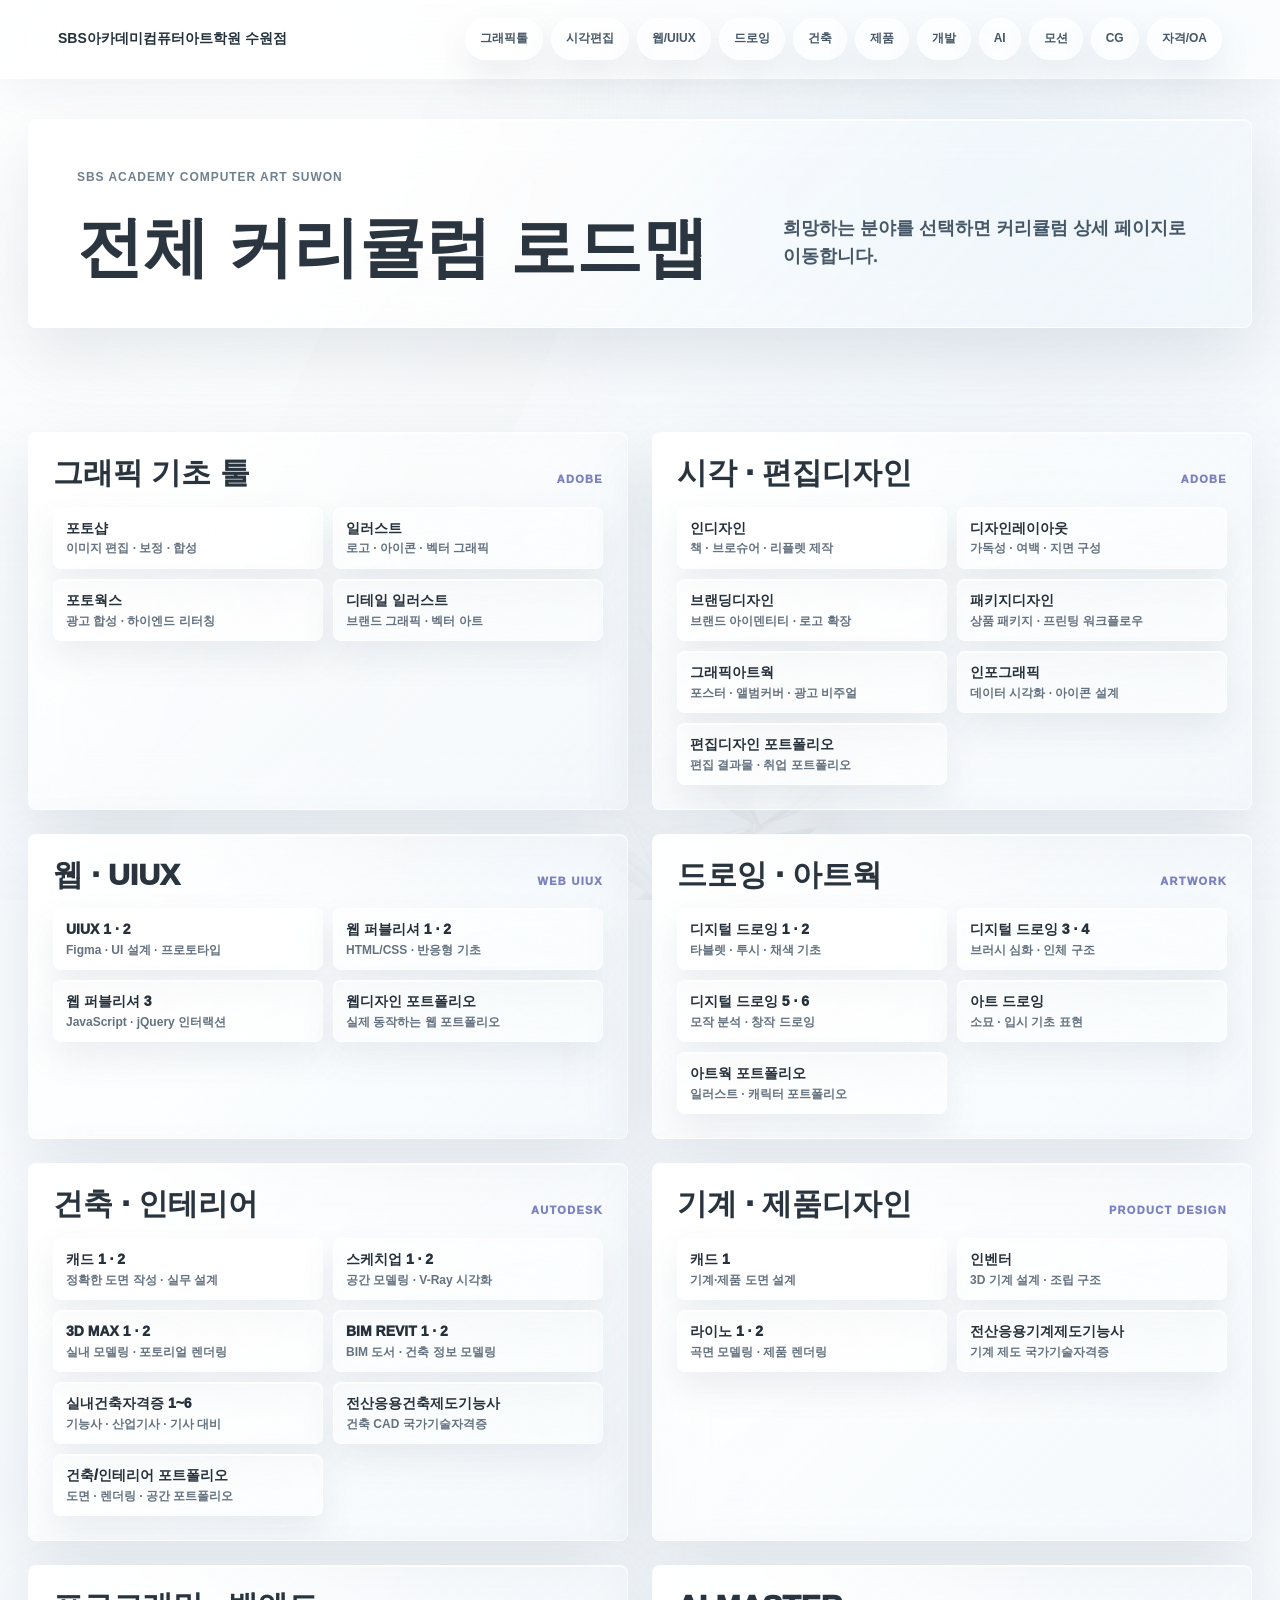
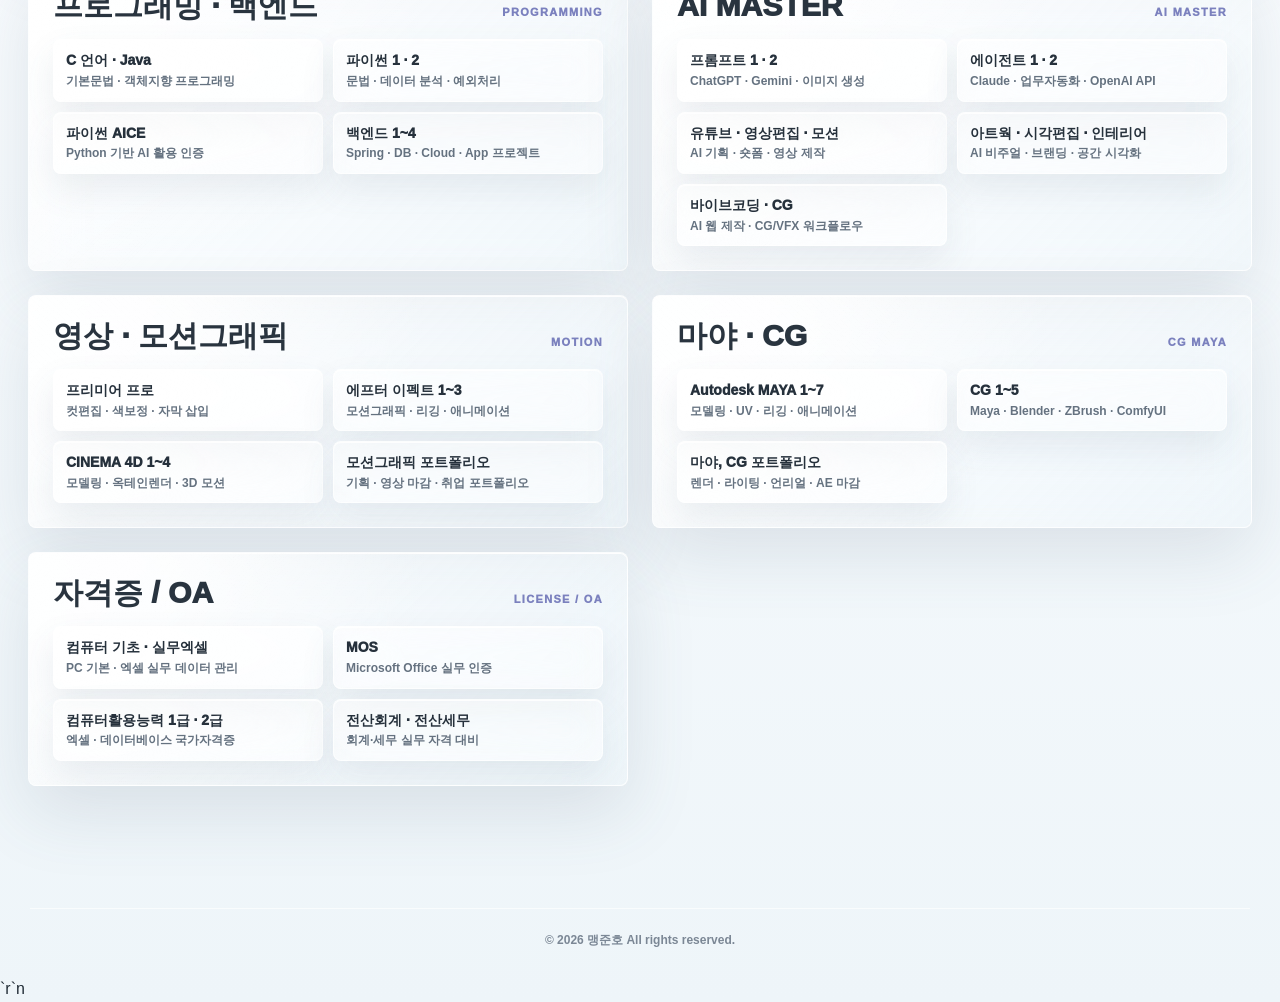
<file: index.html>
<!doctype html>
<html lang="ko">
<head>
  <meta charset="utf-8">
  <meta name="viewport" content="width=device-width, initial-scale=1">
  <title>컴퓨터학원 전체 커리큘럼 로드맵</title>
  <meta name="description" content="SBS아카데미컴퓨터아트학원 수원점 전체 커리큘럼 로드맵">
  <meta property="og:type" content="website">
  <meta property="og:title" content="SBS아카데미컴퓨터아트학원 수원점 커리큘럼 로드맵">
  <meta property="og:description" content="희망하는 과목을 찾아 커리큘럼을 확인하세요.">
  <meta property="og:url" content="https://mjh20346-alt.github.io/sbs-course-guide/">
  <meta property="og:image" content="https://mjh20346-alt.github.io/sbs-course-guide/assets/kakao-thumbnail.png">
  <meta property="og:image:secure_url" content="https://mjh20346-alt.github.io/sbs-course-guide/assets/kakao-thumbnail.png">
  <meta property="og:image:type" content="image/png">
  <meta property="og:image:width" content="921">
  <meta property="og:image:height" content="921">
  <meta name="twitter:card" content="summary_large_image">
  <meta name="twitter:image" content="https://mjh20346-alt.github.io/sbs-course-guide/assets/kakao-thumbnail.png">
  <link rel="stylesheet" href="assets/site.css">
</head>
<body class="home-roadmap-page">
  <header class="topbar">
    <nav class="nav" aria-label="주요 메뉴">
      <a class="brand" href="index.html">
        <span>SBS아카데미컴퓨터아트학원 수원점</span>
      </a>
      <div class="nav-links">
        <a href="graphic-design.html">그래픽툴</a>
        <a href="visual-editing.html">시각편집</a>
        <a href="web-uiux.html">웹/UIUX</a>
        <a href="artwork.html">드로잉</a>
        <a href="interior-design.html">건축</a>
        <a href="product-design.html">제품</a>
        <a href="programming.html">개발</a>
        <a href="ai-design.html">AI</a>
        <a href="video-motion.html">모션</a>
        <a href="cg-3d.html">CG</a>
        <a href="license-oa.html">자격/OA</a>
      </div>
    </nav>
  </header>

  <main class="roadmap-catalog-screen home-roadmap" id="catalog">
    <section class="roadmap-intro catalog-intro" aria-labelledby="roadmap-title">
      <span class="eyebrow">SBS ACADEMY COMPUTER ART SUWON</span>
      <h1 id="roadmap-title">전체 커리큘럼 로드맵</h1>
      <p>희망하는 분야를 선택하면 커리큘럼 상세 페이지로 이동합니다.</p>
    </section>

    <section class="course-catalog home-course-catalog" aria-label="전체 커리큘럼 로드맵">
      <a class="course-family course-family-link" href="graphic-design.html">
        <div class="family-head">
          <span>Adobe</span>
          <h2>그래픽 기초 툴</h2>
        </div>
        <ul class="course-list">
          <li><strong>포토샵</strong><span>이미지 편집 · 보정 · 합성</span></li>
          <li><strong>일러스트</strong><span>로고 · 아이콘 · 벡터 그래픽</span></li>
          <li><strong>포토웍스</strong><span>광고 합성 · 하이엔드 리터칭</span></li>
          <li><strong>디테일 일러스트</strong><span>브랜드 그래픽 · 벡터 아트</span></li>
        </ul>
      </a>

      <a class="course-family course-family-link" href="visual-editing.html">
        <div class="family-head">
          <span>Adobe</span>
          <h2>시각 · 편집디자인</h2>
        </div>
        <ul class="course-list">
          <li><strong>인디자인</strong><span>책 · 브로슈어 · 리플렛 제작</span></li>
          <li><strong>디자인레이아웃</strong><span>가독성 · 여백 · 지면 구성</span></li>
          <li><strong>브랜딩디자인</strong><span>브랜드 아이덴티티 · 로고 확장</span></li>
          <li><strong>패키지디자인</strong><span>상품 패키지 · 프린팅 워크플로우</span></li>
          <li><strong>그래픽아트웍</strong><span>포스터 · 앨범커버 · 광고 비주얼</span></li>
          <li><strong>인포그래픽</strong><span>데이터 시각화 · 아이콘 설계</span></li>
          <li><strong>편집디자인 포트폴리오</strong><span>편집 결과물 · 취업 포트폴리오</span></li>
        </ul>
      </a>

      <a class="course-family course-family-link" href="web-uiux.html">
        <div class="family-head">
          <span>Web UIUX</span>
          <h2>웹 · UIUX</h2>
        </div>
        <ul class="course-list">
          <li><strong>UIUX 1 · 2</strong><span>Figma · UI 설계 · 프로토타입</span></li>
          <li><strong>웹 퍼블리셔 1 · 2</strong><span>HTML/CSS · 반응형 기초</span></li>
          <li><strong>웹 퍼블리셔 3</strong><span>JavaScript · jQuery 인터랙션</span></li>
          <li><strong>웹디자인 포트폴리오</strong><span>실제 동작하는 웹 포트폴리오</span></li>
        </ul>
      </a>

      <a class="course-family course-family-link" href="artwork.html">
        <div class="family-head">
          <span>Artwork</span>
          <h2>드로잉 · 아트웍</h2>
        </div>
        <ul class="course-list">
          <li><strong>디지털 드로잉 1 · 2</strong><span>타블렛 · 투시 · 채색 기초</span></li>
          <li><strong>디지털 드로잉 3 · 4</strong><span>브러시 심화 · 인체 구조</span></li>
          <li><strong>디지털 드로잉 5 · 6</strong><span>모작 분석 · 창작 드로잉</span></li>
          <li><strong>아트 드로잉</strong><span>소묘 · 입시 기초 표현</span></li>
          <li><strong>아트웍 포트폴리오</strong><span>일러스트 · 캐릭터 포트폴리오</span></li>
        </ul>
      </a>

      <a class="course-family course-family-link" href="interior-design.html">
        <div class="family-head">
          <span>Autodesk</span>
          <h2>건축 · 인테리어</h2>
        </div>
        <ul class="course-list">
          <li><strong>캐드 1 · 2</strong><span>정확한 도면 작성 · 실무 설계</span></li>
          <li><strong>스케치업 1 · 2</strong><span>공간 모델링 · V-Ray 시각화</span></li>
          <li><strong>3D MAX 1 · 2</strong><span>실내 모델링 · 포토리얼 렌더링</span></li>
          <li><strong>BIM REVIT 1 · 2</strong><span>BIM 도서 · 건축 정보 모델링</span></li>
          <li><strong>실내건축자격증 1~6</strong><span>기능사 · 산업기사 · 기사 대비</span></li>
          <li><strong>전산응용건축제도기능사</strong><span>건축 CAD 국가기술자격증</span></li>
          <li><strong>건축/인테리어 포트폴리오</strong><span>도면 · 렌더링 · 공간 포트폴리오</span></li>
        </ul>
      </a>

      <a class="course-family course-family-link" href="product-design.html">
        <div class="family-head">
          <span>Product Design</span>
          <h2>기계 · 제품디자인</h2>
        </div>
        <ul class="course-list">
          <li><strong>캐드 1</strong><span>기계·제품 도면 설계</span></li>
          <li><strong>인벤터</strong><span>3D 기계 설계 · 조립 구조</span></li>
          <li><strong>라이노 1 · 2</strong><span>곡면 모델링 · 제품 렌더링</span></li>
          <li><strong>전산응용기계제도기능사</strong><span>기계 제도 국가기술자격증</span></li>
        </ul>
      </a>

      <a class="course-family course-family-link" href="programming.html">
        <div class="family-head">
          <span>Programming</span>
          <h2>프로그래밍 · 백엔드</h2>
        </div>
        <ul class="course-list">
          <li><strong>C 언어 · Java</strong><span>기본문법 · 객체지향 프로그래밍</span></li>
          <li><strong>파이썬 1 · 2</strong><span>문법 · 데이터 분석 · 예외처리</span></li>
          <li><strong>파이썬 AICE</strong><span>Python 기반 AI 활용 인증</span></li>
          <li><strong>백엔드 1~4</strong><span>Spring · DB · Cloud · App 프로젝트</span></li>
        </ul>
      </a>

      <a class="course-family course-family-link" href="ai-design.html">
        <div class="family-head">
          <span>AI Master</span>
          <h2>AI MASTER</h2>
        </div>
        <ul class="course-list">
          <li><strong>프롬프트 1 · 2</strong><span>ChatGPT · Gemini · 이미지 생성</span></li>
          <li><strong>에이전트 1 · 2</strong><span>Claude · 업무자동화 · OpenAI API</span></li>
          <li><strong>유튜브 · 영상편집 · 모션</strong><span>AI 기획 · 숏폼 · 영상 제작</span></li>
          <li><strong>아트웍 · 시각편집 · 인테리어</strong><span>AI 비주얼 · 브랜딩 · 공간 시각화</span></li>
          <li><strong>바이브코딩 · CG</strong><span>AI 웹 제작 · CG/VFX 워크플로우</span></li>
        </ul>
      </a>

      <a class="course-family course-family-link" href="video-motion.html">
        <div class="family-head">
          <span>Motion</span>
          <h2>영상 · 모션그래픽</h2>
        </div>
        <ul class="course-list">
          <li><strong>프리미어 프로</strong><span>컷편집 · 색보정 · 자막 삽입</span></li>
          <li><strong>에프터 이펙트 1~3</strong><span>모션그래픽 · 리깅 · 애니메이션</span></li>
          <li><strong>CINEMA 4D 1~4</strong><span>모델링 · 옥테인렌더 · 3D 모션</span></li>
          <li><strong>모션그래픽 포트폴리오</strong><span>기획 · 영상 마감 · 취업 포트폴리오</span></li>
        </ul>
      </a>

      <a class="course-family course-family-link" href="cg-3d.html">
        <div class="family-head">
          <span>CG Maya</span>
          <h2>마야 · CG</h2>
        </div>
        <ul class="course-list">
          <li><strong>Autodesk MAYA 1~7</strong><span>모델링 · UV · 리깅 · 애니메이션</span></li>
          <li><strong>CG 1~5</strong><span>Maya · Blender · ZBrush · ComfyUI</span></li>
          <li><strong>마야, CG 포트폴리오</strong><span>렌더 · 라이팅 · 언리얼 · AE 마감</span></li>
        </ul>
      </a>

      <a class="course-family course-family-link" href="license-oa.html">
        <div class="family-head">
          <span>License / OA</span>
          <h2>자격증 / OA</h2>
        </div>
        <ul class="course-list">
          <li><strong>컴퓨터 기초 · 실무엑셀</strong><span>PC 기본 · 엑셀 실무 데이터 관리</span></li>
          <li><strong>MOS</strong><span>Microsoft Office 실무 인증</span></li>
          <li><strong>컴퓨터활용능력 1급 · 2급</strong><span>엑셀 · 데이터베이스 국가자격증</span></li>
          <li><strong>전산회계 · 전산세무</strong><span>회계·세무 실무 자격 대비</span></li>
        </ul>
      </a>
    </section>
    
  </main>

  <footer class="site-footer">&copy; 2026 맹준호 All rights reserved.</footer>
  <script src="assets/site.js" defer></script>`r`n</body>
</html>
</file>
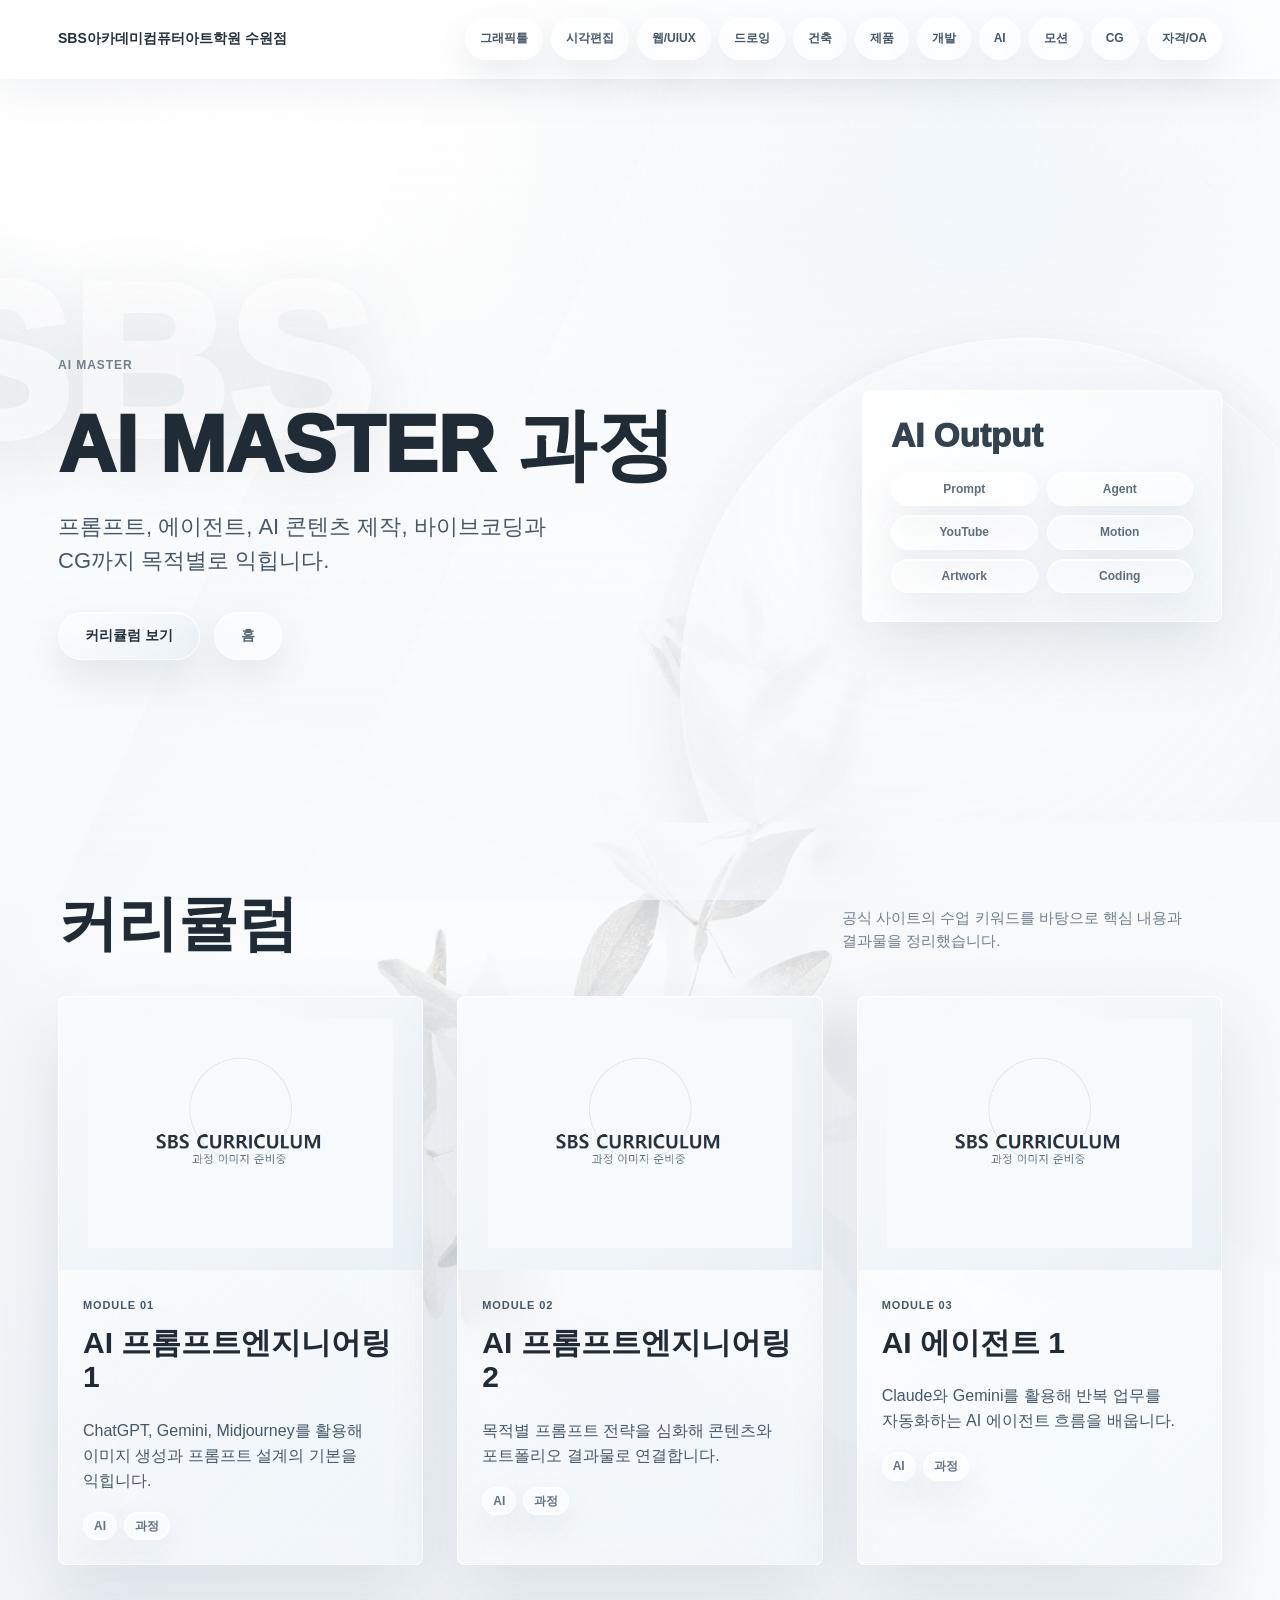
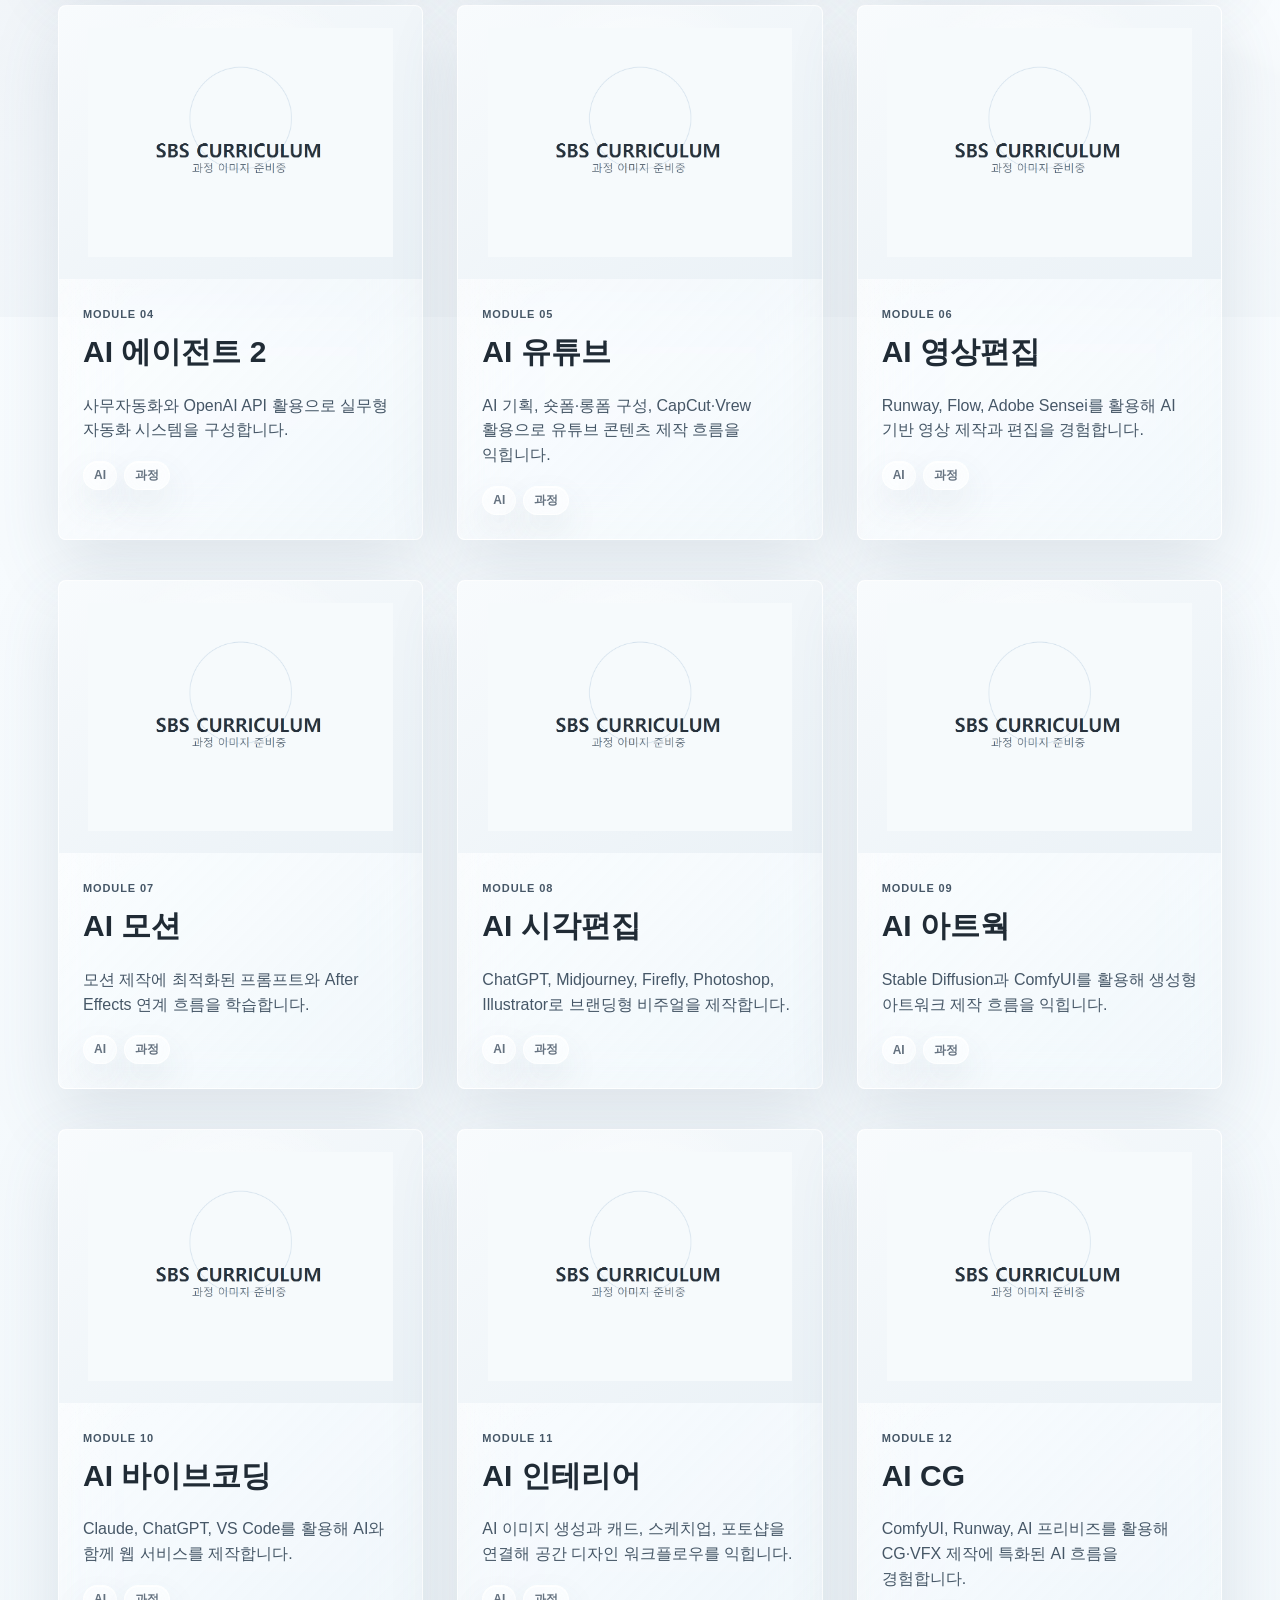
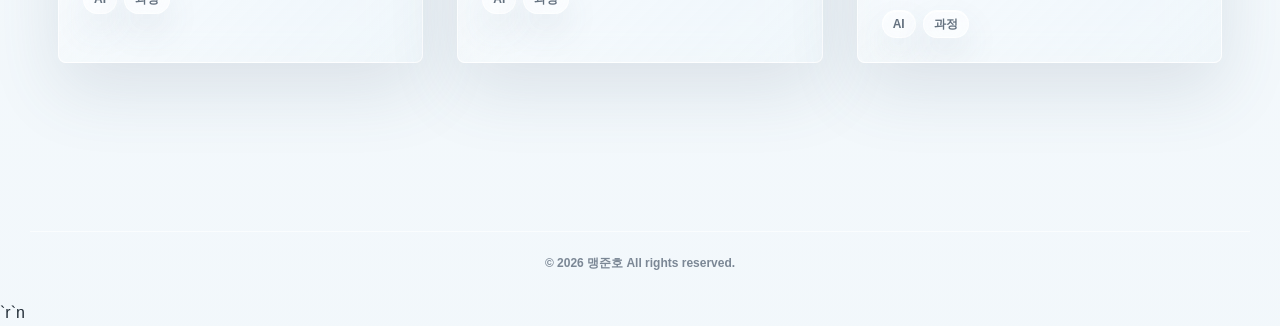
<file: ai-design.html>
<!doctype html><html lang='ko'><head><meta charset='utf-8'><meta name='viewport' content='width=device-width, initial-scale=1'><title>AI MASTER 과정</title><meta name="description" content="SBS아카데미컴퓨터아트학원 수원점 커리큘럼 안내"><meta property="og:type" content="website"><meta property="og:title" content="AI MASTER 과정"><meta property="og:description" content="희망하는 과목의 커리큘럼을 확인하세요."><meta property="og:url" content="https://mjh20346-alt.github.io/sbs-course-guide/ai-design.html"><meta property="og:image" content="https://mjh20346-alt.github.io/sbs-course-guide/assets/kakao-thumbnail.png"><meta property="og:image:secure_url" content="https://mjh20346-alt.github.io/sbs-course-guide/assets/kakao-thumbnail.png"><meta property="og:image:type" content="image/png"><meta property="og:image:width" content="921"><meta property="og:image:height" content="921"><meta name="twitter:card" content="summary_large_image"><meta name="twitter:image" content="https://mjh20346-alt.github.io/sbs-course-guide/assets/kakao-thumbnail.png"><link rel='stylesheet' href='assets/site.css'></head><body><header class='topbar'><nav class='nav'><a class='brand' href='index.html'><span>SBS아카데미컴퓨터아트학원 수원점</span></a><div class='nav-links'><a href="graphic-design.html">그래픽툴</a><a href="visual-editing.html">시각편집</a><a href="web-uiux.html">웹/UIUX</a><a href="artwork.html">드로잉</a><a href="interior-design.html">건축</a><a href="product-design.html">제품</a><a href="programming.html">개발</a><a href="ai-design.html">AI</a><a href="video-motion.html">모션</a><a href="cg-3d.html">CG</a><a href="license-oa.html">자격/OA</a></div></nav></header><section class='hero compact'><div class='hero-inner'><div><span class='eyebrow'>AI Master</span><h1>AI MASTER 과정</h1><p class='hero-copy'>프롬프트, 에이전트, AI 콘텐츠 제작, 바이브코딩과 CG까지 목적별로 익힙니다.</p><div class='hero-actions'><a class='button primary' href='#modules'>커리큘럼 보기</a><a class='button secondary' href='index.html'>홈</a></div></div><div class='hero-panel'><div class='panel-title'>AI Output</div><div class='panel-grid'><span>Prompt</span><span>Agent</span><span>YouTube</span><span>Motion</span><span>Artwork</span><span>Coding</span></div></div></div></section><main><section id='modules'><div class='section-head'><h2>커리큘럼</h2><p class='section-note'>공식 사이트의 수업 키워드를 바탕으로 핵심 내용과 결과물을 정리했습니다.</p></div><div class='module-grid'><article class='module-card'><img class='module-image' src='https://sbs-suwon.kr/img/class/web/portfolio/ai-prompt-portfolio/ai-prompt-portfolio.jpg' alt='과목 예시 이미지'><div class='module-head'><span class='kicker'>Module 01</span><h3>AI 프롬프트엔지니어링 1</h3></div><div class='module-body'><p>ChatGPT, Gemini, Midjourney를 활용해 이미지 생성과 프롬프트 설계의 기본을 익힙니다.</p><div class='tag-row'><span class='tag'>AI</span><span class='tag'>과정</span></div></div></article>
<article class='module-card'><img class='module-image' src='https://sbs-suwon.kr/img/class/drawing/basic/ai-prompt/ai-prompt.jpg' alt='과목 예시 이미지'><div class='module-head'><span class='kicker'>Module 02</span><h3>AI 프롬프트엔지니어링 2</h3></div><div class='module-body'><p>목적별 프롬프트 전략을 심화해 콘텐츠와 포트폴리오 결과물로 연결합니다.</p><div class='tag-row'><span class='tag'>AI</span><span class='tag'>과정</span></div></div></article>
<article class='module-card'><img class='module-image' src='https://sbs-suwon.kr/img/class/web/ai/ai-agent/ai_agent.jpg' alt='과목 예시 이미지'><div class='module-head'><span class='kicker'>Module 03</span><h3>AI 에이전트 1</h3></div><div class='module-body'><p>Claude와 Gemini를 활용해 반복 업무를 자동화하는 AI 에이전트 흐름을 배웁니다.</p><div class='tag-row'><span class='tag'>AI</span><span class='tag'>과정</span></div></div></article>
<article class='module-card'><img class='module-image' src='https://sbs-suwon.kr/img/class/certification/ai-cert/ai-pot/ai-pot.jpg' alt='과목 예시 이미지'><div class='module-head'><span class='kicker'>Module 04</span><h3>AI 에이전트 2</h3></div><div class='module-body'><p>사무자동화와 OpenAI API 활용으로 실무형 자동화 시스템을 구성합니다.</p><div class='tag-row'><span class='tag'>AI</span><span class='tag'>과정</span></div></div></article>
<article class='module-card'><img class='module-image' src='https://sbs-suwon.kr/img/class/motion/youtube/ai-creator/ai-creator.jpg' alt='과목 예시 이미지'><div class='module-head'><span class='kicker'>Module 05</span><h3>AI 유튜브</h3></div><div class='module-body'><p>AI 기획, 숏폼·롱폼 구성, CapCut·Vrew 활용으로 유튜브 콘텐츠 제작 흐름을 익힙니다.</p><div class='tag-row'><span class='tag'>AI</span><span class='tag'>과정</span></div></div></article>
<article class='module-card'><img class='module-image' src='https://sbs-suwon.kr/img/class/motion/motion2d/ai-marketing/ai-marketing.jpg' alt='과목 예시 이미지'><div class='module-head'><span class='kicker'>Module 06</span><h3>AI 영상편집</h3></div><div class='module-body'><p>Runway, Flow, Adobe Sensei를 활용해 AI 기반 영상 제작과 편집을 경험합니다.</p><div class='tag-row'><span class='tag'>AI</span><span class='tag'>과정</span></div></div></article>
<article class='module-card'><img class='module-image' src='https://sbs-suwon.kr/img/class/motion/motion3d/ai-creator/ai-creator.jpg' alt='과목 예시 이미지'><div class='module-head'><span class='kicker'>Module 07</span><h3>AI 모션</h3></div><div class='module-body'><p>모션 제작에 최적화된 프롬프트와 After Effects 연계 흐름을 학습합니다.</p><div class='tag-row'><span class='tag'>AI</span><span class='tag'>과정</span></div></div></article>
<article class='module-card'><img class='module-image' src='https://sbs-suwon.kr/img/class/visual/branding/ai-visual/ai-visual.jpg' alt='과목 예시 이미지'><div class='module-head'><span class='kicker'>Module 08</span><h3>AI 시각편집</h3></div><div class='module-body'><p>ChatGPT, Midjourney, Firefly, Photoshop, Illustrator로 브랜딩형 비주얼을 제작합니다.</p><div class='tag-row'><span class='tag'>AI</span><span class='tag'>과정</span></div></div></article>
<article class='module-card'><img class='module-image' src='https://sbs-suwon.kr/img/class/drawing/creative/ai-visual-art/ai-visual-art.jpg' alt='과목 예시 이미지'><div class='module-head'><span class='kicker'>Module 09</span><h3>AI 아트웍</h3></div><div class='module-body'><p>Stable Diffusion과 ComfyUI를 활용해 생성형 아트워크 제작 흐름을 익힙니다.</p><div class='tag-row'><span class='tag'>AI</span><span class='tag'>과정</span></div></div></article>
<article class='module-card'><img class='module-image' src='https://sbs-suwon.kr/img/class/web/uxui/ai-vibe-web/ai-vibe-web.jpg' alt='과목 예시 이미지'><div class='module-head'><span class='kicker'>Module 10</span><h3>AI 바이브코딩</h3></div><div class='module-body'><p>Claude, ChatGPT, VS Code를 활용해 AI와 함께 웹 서비스를 제작합니다.</p><div class='tag-row'><span class='tag'>AI</span><span class='tag'>과정</span></div></div></article>
<article class='module-card'><img class='module-image' src='https://sbs-suwon.kr/img/class/interior/interior/ai-creator/ai-creator.jpg' alt='과목 예시 이미지'><div class='module-head'><span class='kicker'>Module 11</span><h3>AI 인테리어</h3></div><div class='module-body'><p>AI 이미지 생성과 캐드, 스케치업, 포토샵을 연결해 공간 디자인 워크플로우를 익힙니다.</p><div class='tag-row'><span class='tag'>AI</span><span class='tag'>과정</span></div></div></article>
<article class='module-card'><img class='module-image' src='https://sbs-suwon.kr/img/class/cg/maya/ai-creator/ai-creator.jpg' alt='과목 예시 이미지'><div class='module-head'><span class='kicker'>Module 12</span><h3>AI CG</h3></div><div class='module-body'><p>ComfyUI, Runway, AI 프리비즈를 활용해 CG·VFX 제작에 특화된 AI 흐름을 경험합니다.</p><div class='tag-row'><span class='tag'>AI</span><span class='tag'>과정</span></div></div></article></div></section></main><footer class='site-footer'>&copy; 2026 맹준호 All rights reserved.</footer>  <script src="assets/site.js" defer></script>`r`n</body></html>
</file>
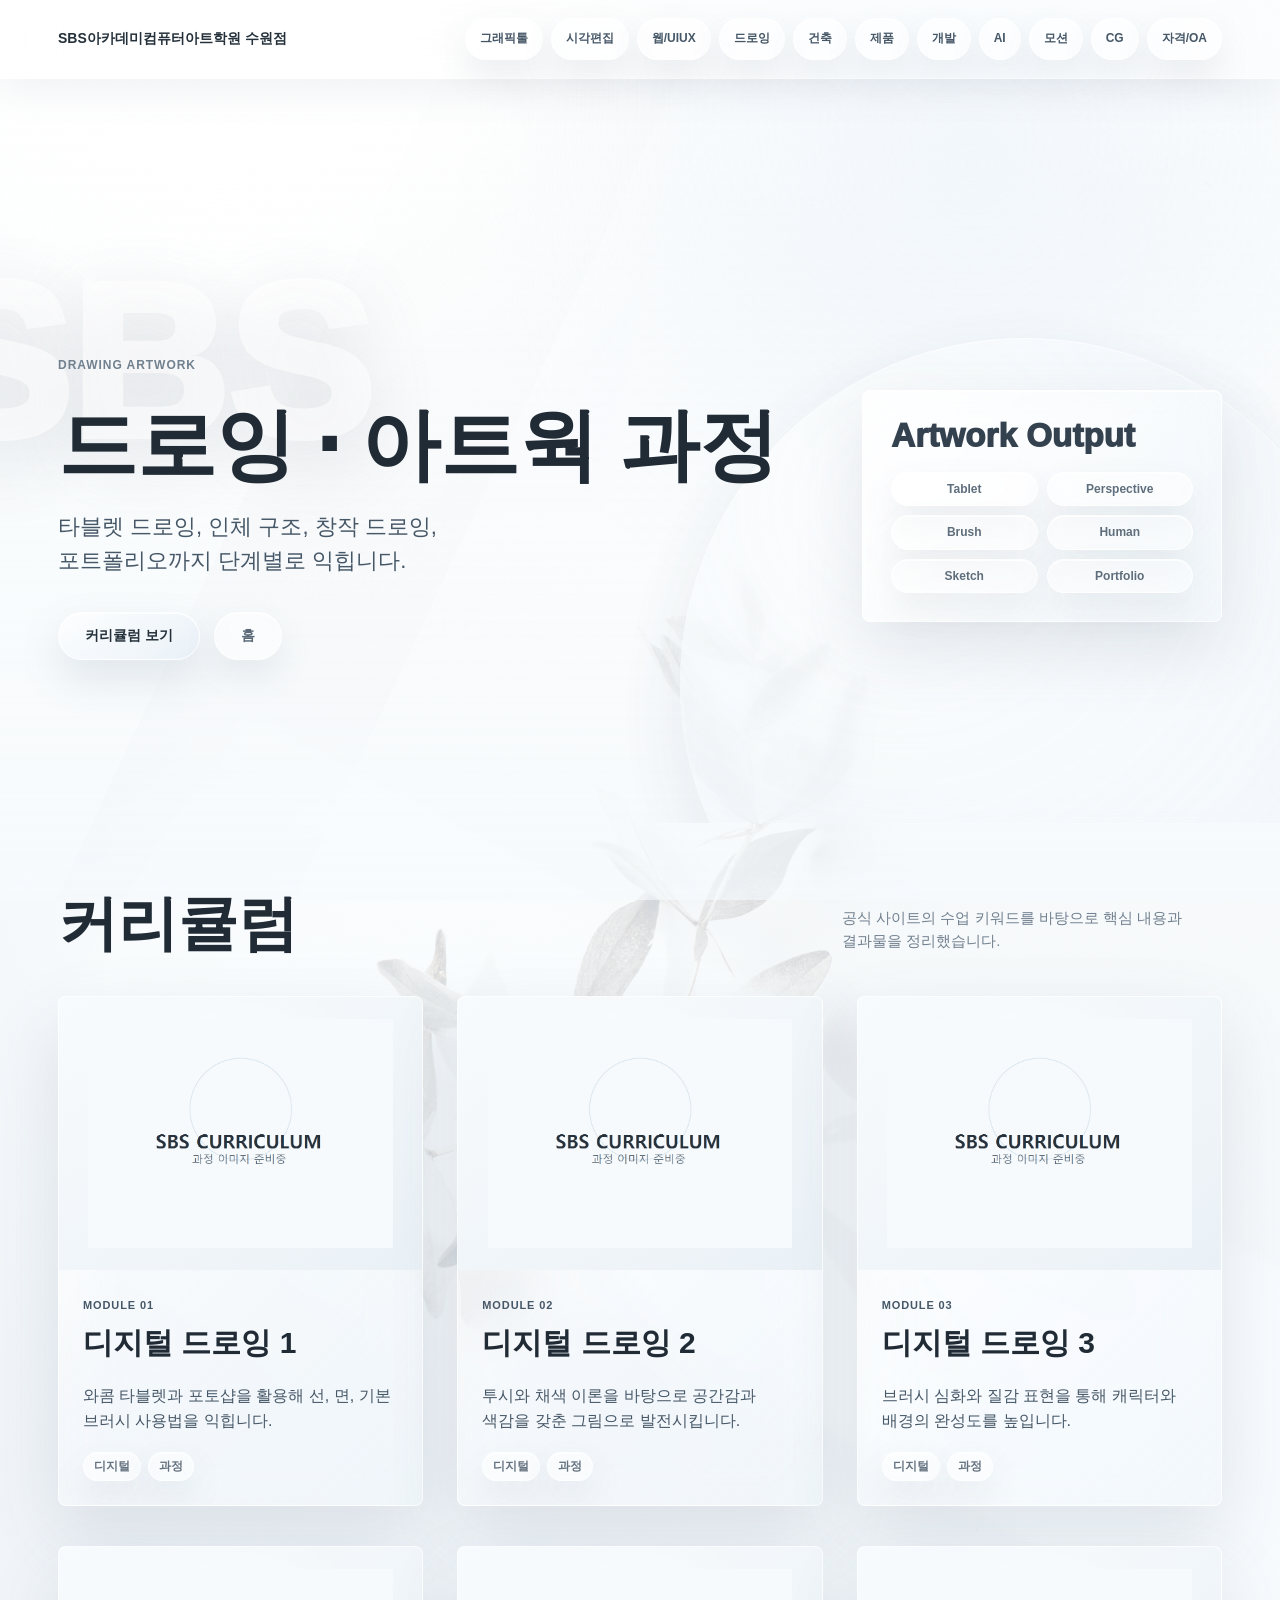
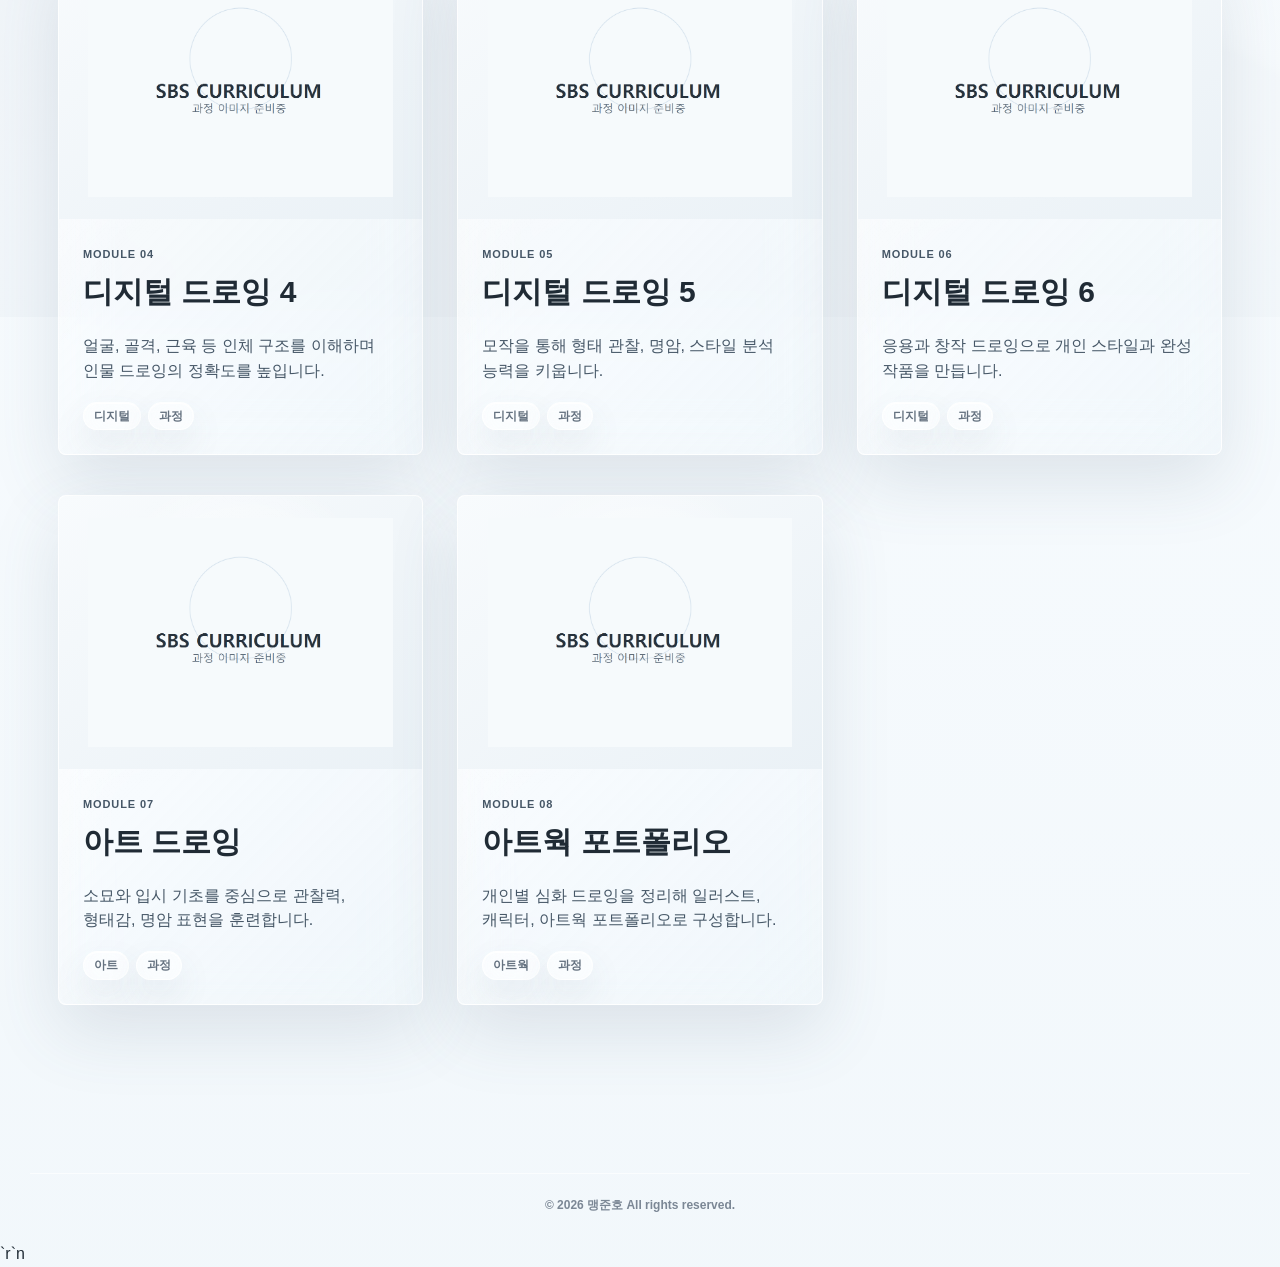
<file: artwork.html>
<!doctype html><html lang='ko'><head><meta charset='utf-8'><meta name='viewport' content='width=device-width, initial-scale=1'><title>드로잉 · 아트웍 과정</title><meta name="description" content="SBS아카데미컴퓨터아트학원 수원점 커리큘럼 안내"><meta property="og:type" content="website"><meta property="og:title" content="드로잉 · 아트웍 과정"><meta property="og:description" content="희망하는 과목의 커리큘럼을 확인하세요."><meta property="og:url" content="https://mjh20346-alt.github.io/sbs-course-guide/artwork.html"><meta property="og:image" content="https://mjh20346-alt.github.io/sbs-course-guide/assets/kakao-thumbnail.png"><meta property="og:image:secure_url" content="https://mjh20346-alt.github.io/sbs-course-guide/assets/kakao-thumbnail.png"><meta property="og:image:type" content="image/png"><meta property="og:image:width" content="921"><meta property="og:image:height" content="921"><meta name="twitter:card" content="summary_large_image"><meta name="twitter:image" content="https://mjh20346-alt.github.io/sbs-course-guide/assets/kakao-thumbnail.png"><link rel='stylesheet' href='assets/site.css'></head><body><header class='topbar'><nav class='nav'><a class='brand' href='index.html'><span>SBS아카데미컴퓨터아트학원 수원점</span></a><div class='nav-links'><a href="graphic-design.html">그래픽툴</a><a href="visual-editing.html">시각편집</a><a href="web-uiux.html">웹/UIUX</a><a href="artwork.html">드로잉</a><a href="interior-design.html">건축</a><a href="product-design.html">제품</a><a href="programming.html">개발</a><a href="ai-design.html">AI</a><a href="video-motion.html">모션</a><a href="cg-3d.html">CG</a><a href="license-oa.html">자격/OA</a></div></nav></header><section class='hero compact'><div class='hero-inner'><div><span class='eyebrow'>Drawing Artwork</span><h1>드로잉 · 아트웍 과정</h1><p class='hero-copy'>타블렛 드로잉, 인체 구조, 창작 드로잉, 포트폴리오까지 단계별로 익힙니다.</p><div class='hero-actions'><a class='button primary' href='#modules'>커리큘럼 보기</a><a class='button secondary' href='index.html'>홈</a></div></div><div class='hero-panel'><div class='panel-title'>Artwork Output</div><div class='panel-grid'><span>Tablet</span><span>Perspective</span><span>Brush</span><span>Human</span><span>Sketch</span><span>Portfolio</span></div></div></div></section><main><section id='modules'><div class='section-head'><h2>커리큘럼</h2><p class='section-note'>공식 사이트의 수업 키워드를 바탕으로 핵심 내용과 결과물을 정리했습니다.</p></div><div class='module-grid'><article class='module-card'><img class='module-image' src='https://sbs-suwon.kr/img/class/drawing/beginner/drawing-basic/drawing-basic.jpg' alt='과목 예시 이미지'><div class='module-head'><span class='kicker'>Module 01</span><h3>디지털 드로잉 1</h3></div><div class='module-body'><p>와콤 타블렛과 포토샵을 활용해 선, 면, 기본 브러시 사용법을 익힙니다.</p><div class='tag-row'><span class='tag'>디지털</span><span class='tag'>과정</span></div></div></article>
<article class='module-card'><img class='module-image' src='https://sbs-suwon.kr/img/class/drawing/basic/color-theory/color-theory.jpg' alt='과목 예시 이미지'><div class='module-head'><span class='kicker'>Module 02</span><h3>디지털 드로잉 2</h3></div><div class='module-body'><p>투시와 채색 이론을 바탕으로 공간감과 색감을 갖춘 그림으로 발전시킵니다.</p><div class='tag-row'><span class='tag'>디지털</span><span class='tag'>과정</span></div></div></article>
<article class='module-card'><img class='module-image' src='https://sbs-suwon.kr/img/class/drawing/advanced/anatomy/anatomy.jpg' alt='과목 예시 이미지'><div class='module-head'><span class='kicker'>Module 03</span><h3>디지털 드로잉 3</h3></div><div class='module-body'><p>브러시 심화와 질감 표현을 통해 캐릭터와 배경의 완성도를 높입니다.</p><div class='tag-row'><span class='tag'>디지털</span><span class='tag'>과정</span></div></div></article>
<article class='module-card'><img class='module-image' src='https://sbs-suwon.kr/img/class/drawing/advanced/figure-drawing/figure-drawing.jpg' alt='과목 예시 이미지'><div class='module-head'><span class='kicker'>Module 04</span><h3>디지털 드로잉 4</h3></div><div class='module-body'><p>얼굴, 골격, 근육 등 인체 구조를 이해하며 인물 드로잉의 정확도를 높입니다.</p><div class='tag-row'><span class='tag'>디지털</span><span class='tag'>과정</span></div></div></article>
<article class='module-card'><img class='module-image' src='https://sbs-suwon.kr/img/class/drawing/artwork/idea-expression/idea-expression.jpg' alt='과목 예시 이미지'><div class='module-head'><span class='kicker'>Module 05</span><h3>디지털 드로잉 5</h3></div><div class='module-body'><p>모작을 통해 형태 관찰, 명암, 스타일 분석 능력을 키웁니다.</p><div class='tag-row'><span class='tag'>디지털</span><span class='tag'>과정</span></div></div></article>
<article class='module-card'><img class='module-image' src='https://sbs-suwon.kr/img/class/drawing/advanced/bg-env-drawing/bg-env-drawing.jpg' alt='과목 예시 이미지'><div class='module-head'><span class='kicker'>Module 06</span><h3>디지털 드로잉 6</h3></div><div class='module-body'><p>응용과 창작 드로잉으로 개인 스타일과 완성 작품을 만듭니다.</p><div class='tag-row'><span class='tag'>디지털</span><span class='tag'>과정</span></div></div></article>
<article class='module-card'><img class='module-image' src='https://sbs-suwon.kr/img/class/drawing/basic/procreate/procreate.jpg' alt='과목 예시 이미지'><div class='module-head'><span class='kicker'>Module 07</span><h3>아트 드로잉</h3></div><div class='module-body'><p>소묘와 입시 기초를 중심으로 관찰력, 형태감, 명암 표현을 훈련합니다.</p><div class='tag-row'><span class='tag'>아트</span><span class='tag'>과정</span></div></div></article>
<article class='module-card'><img class='module-image' src='https://sbs-suwon.kr/img/class/drawing/portfolio/digital-illust/digital-illust.jpg' alt='과목 예시 이미지'><div class='module-head'><span class='kicker'>Module 08</span><h3>아트웍 포트폴리오</h3></div><div class='module-body'><p>개인별 심화 드로잉을 정리해 일러스트, 캐릭터, 아트웍 포트폴리오로 구성합니다.</p><div class='tag-row'><span class='tag'>아트웍</span><span class='tag'>과정</span></div></div></article></div></section></main><footer class='site-footer'>&copy; 2026 맹준호 All rights reserved.</footer>  <script src="assets/site.js" defer></script>`r`n</body></html>
</file>
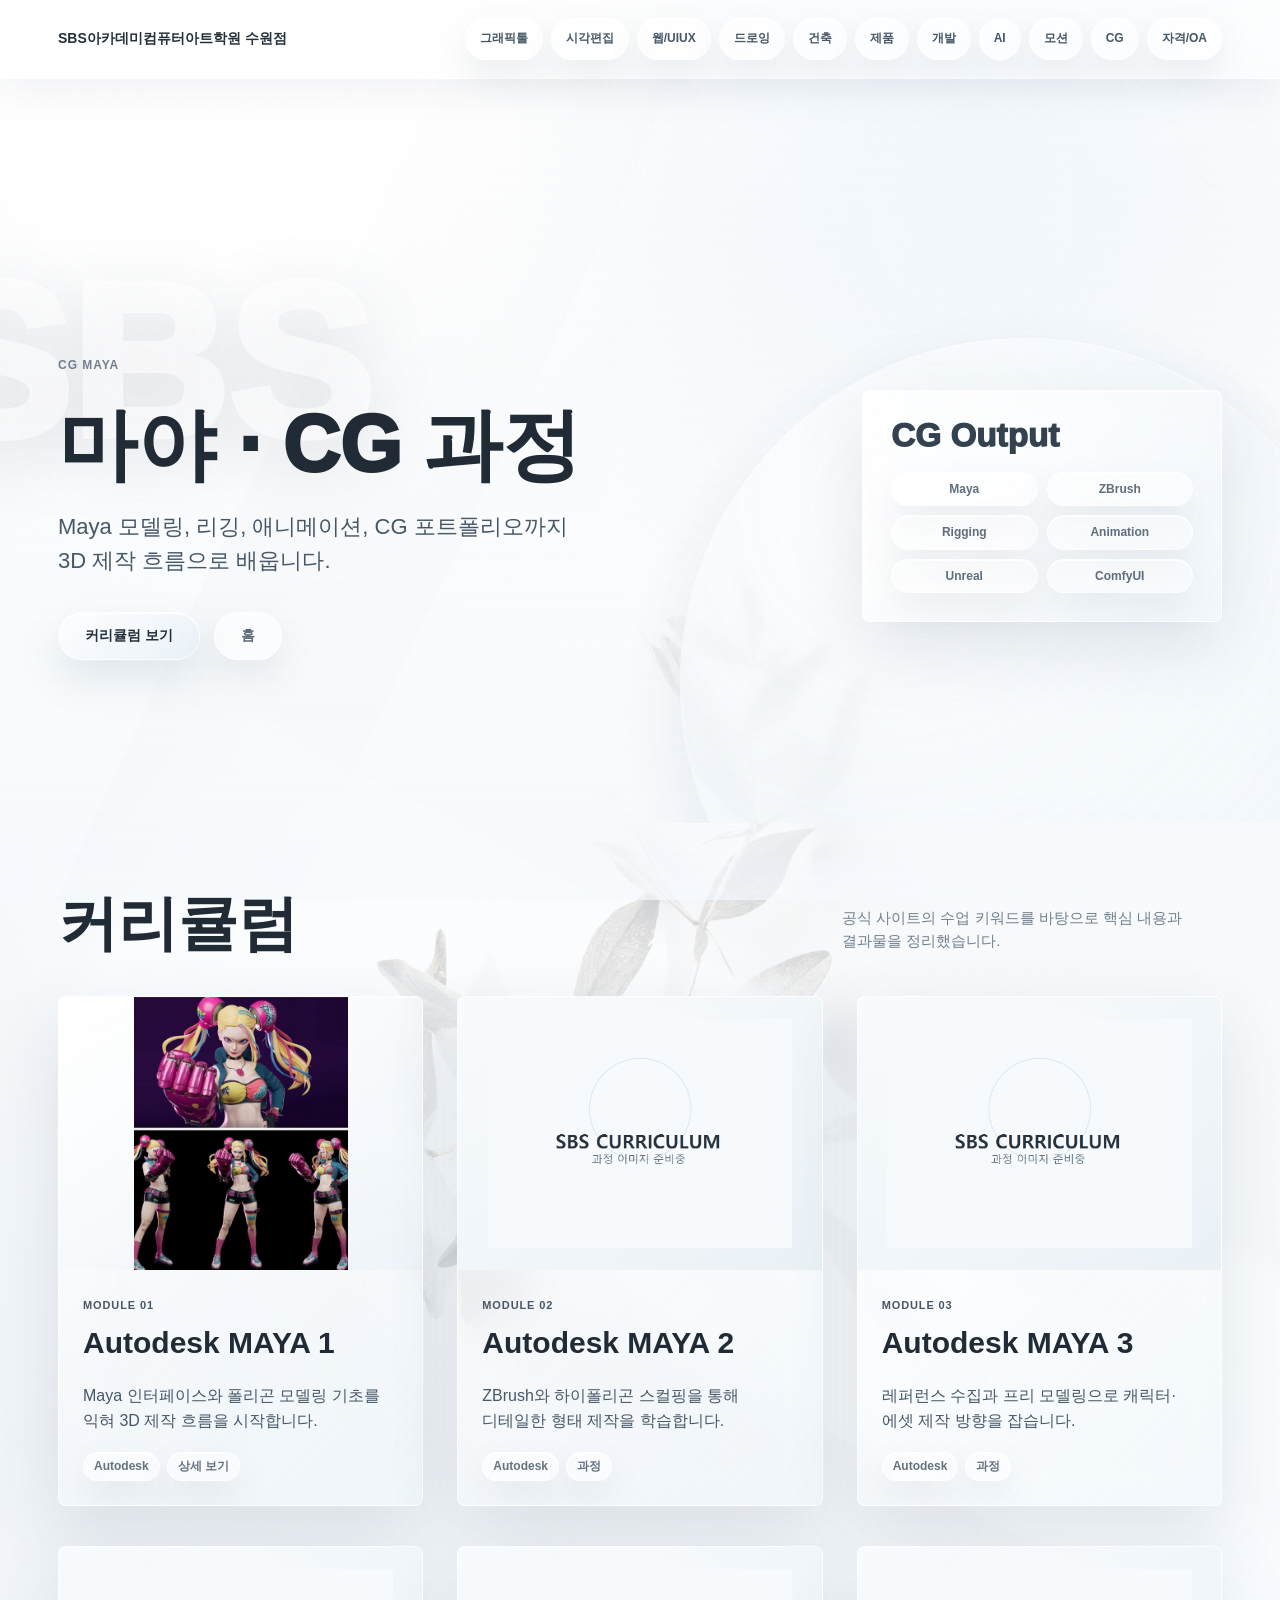
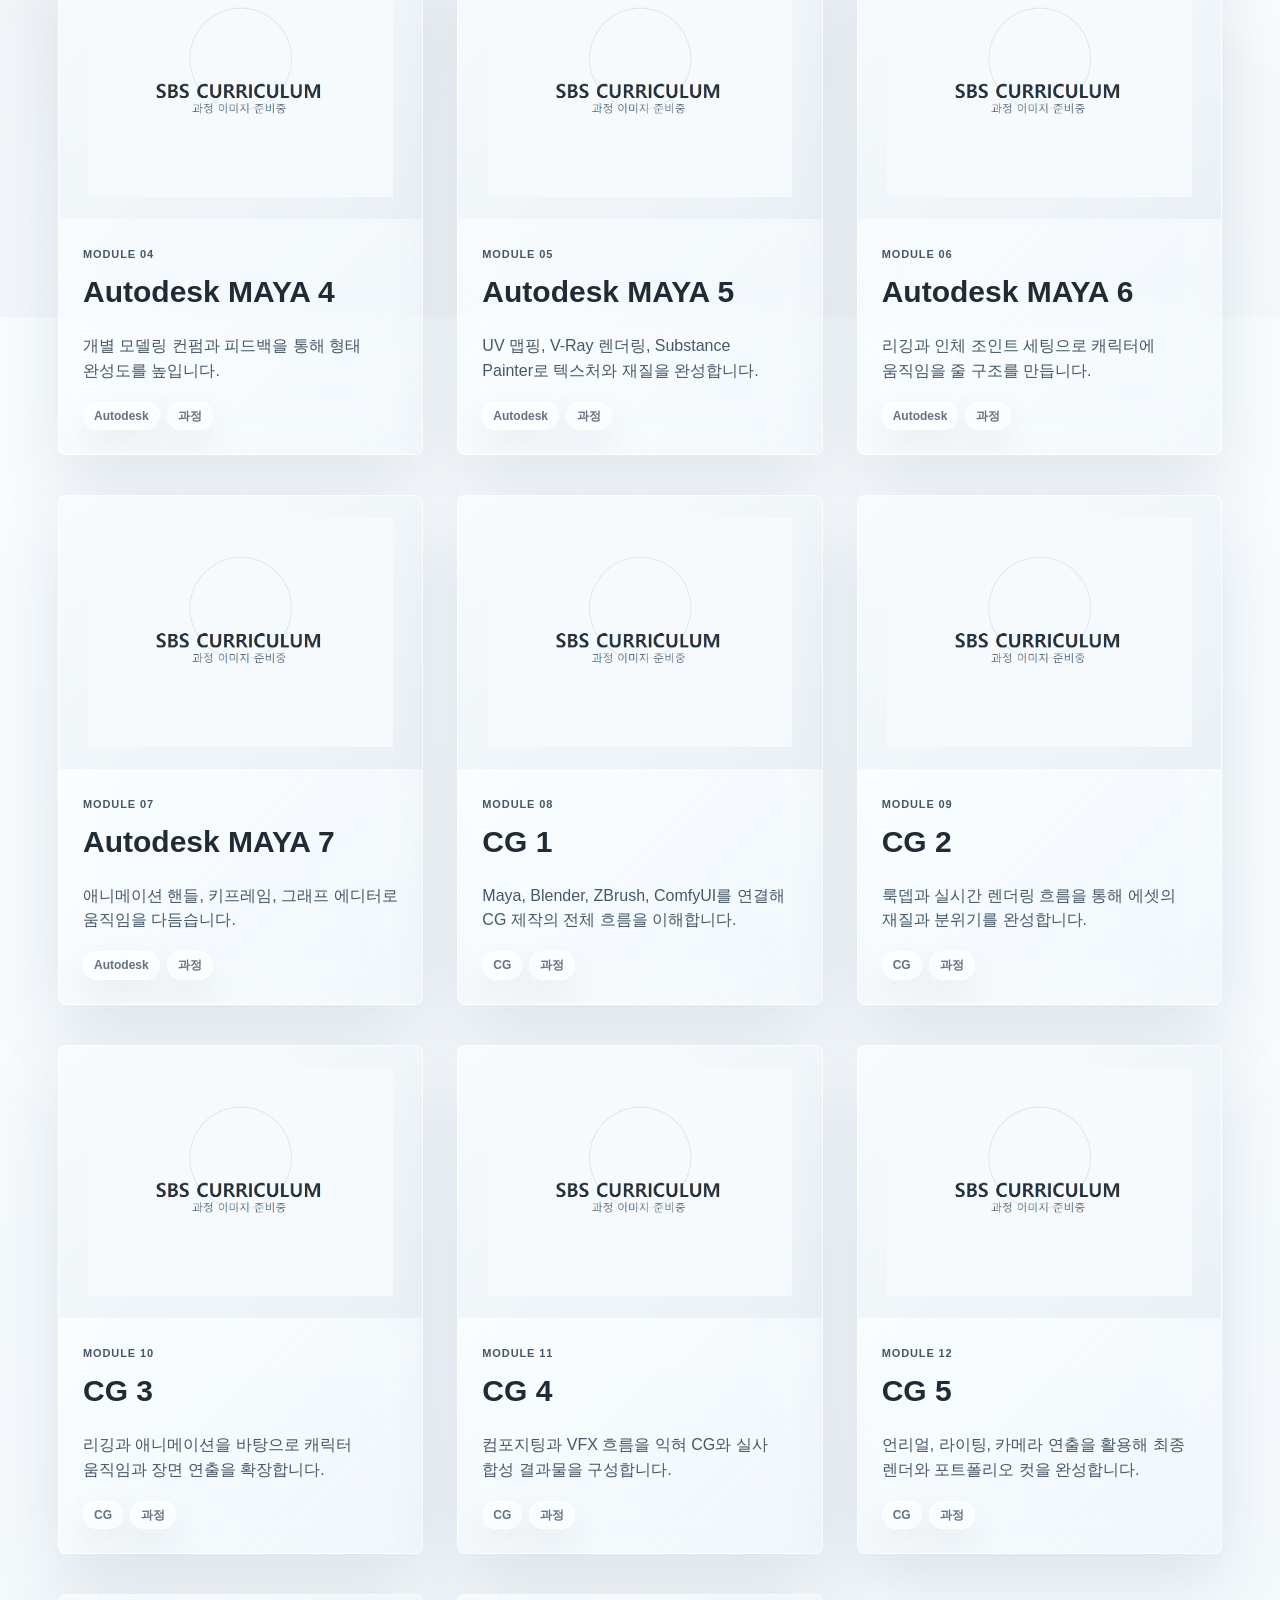
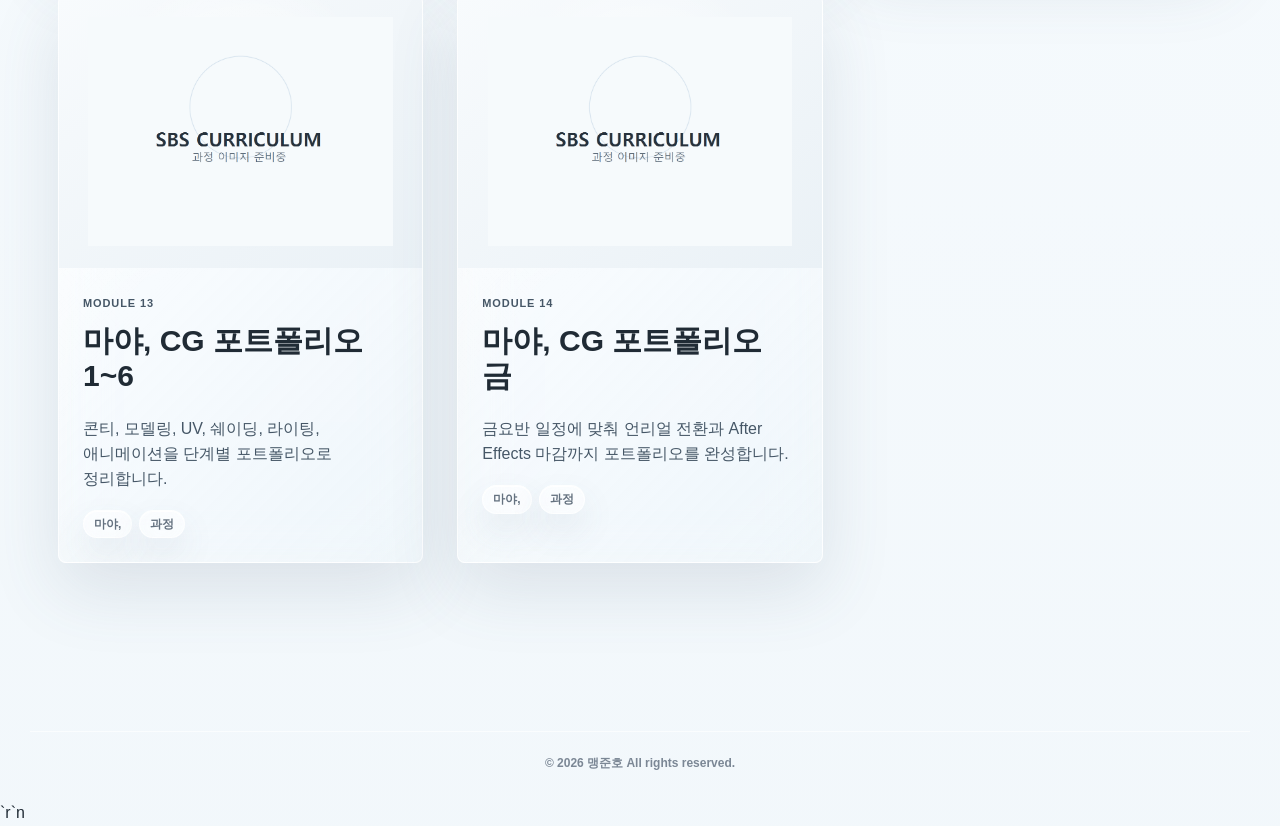
<file: cg-3d.html>
<!doctype html><html lang='ko'><head><meta charset='utf-8'><meta name='viewport' content='width=device-width, initial-scale=1'><title>마야 · CG 과정</title><meta name="description" content="SBS아카데미컴퓨터아트학원 수원점 커리큘럼 안내"><meta property="og:type" content="website"><meta property="og:title" content="마야 · CG 과정"><meta property="og:description" content="희망하는 과목의 커리큘럼을 확인하세요."><meta property="og:url" content="https://mjh20346-alt.github.io/sbs-course-guide/cg-3d.html"><meta property="og:image" content="https://mjh20346-alt.github.io/sbs-course-guide/assets/kakao-thumbnail.png"><meta property="og:image:secure_url" content="https://mjh20346-alt.github.io/sbs-course-guide/assets/kakao-thumbnail.png"><meta property="og:image:type" content="image/png"><meta property="og:image:width" content="921"><meta property="og:image:height" content="921"><meta name="twitter:card" content="summary_large_image"><meta name="twitter:image" content="https://mjh20346-alt.github.io/sbs-course-guide/assets/kakao-thumbnail.png"><link rel='stylesheet' href='assets/site.css'></head><body><header class='topbar'><nav class='nav'><a class='brand' href='index.html'><span>SBS아카데미컴퓨터아트학원 수원점</span></a><div class='nav-links'><a href="graphic-design.html">그래픽툴</a><a href="visual-editing.html">시각편집</a><a href="web-uiux.html">웹/UIUX</a><a href="artwork.html">드로잉</a><a href="interior-design.html">건축</a><a href="product-design.html">제품</a><a href="programming.html">개발</a><a href="ai-design.html">AI</a><a href="video-motion.html">모션</a><a href="cg-3d.html">CG</a><a href="license-oa.html">자격/OA</a></div></nav></header><section class='hero compact'><div class='hero-inner'><div><span class='eyebrow'>CG Maya</span><h1>마야 · CG 과정</h1><p class='hero-copy'>Maya 모델링, 리깅, 애니메이션, CG 포트폴리오까지 3D 제작 흐름으로 배웁니다.</p><div class='hero-actions'><a class='button primary' href='#modules'>커리큘럼 보기</a><a class='button secondary' href='index.html'>홈</a></div></div><div class='hero-panel'><div class='panel-title'>CG Output</div><div class='panel-grid'><span>Maya</span><span>ZBrush</span><span>Rigging</span><span>Animation</span><span>Unreal</span><span>ComfyUI</span></div></div></div></section><main><section id='modules'><div class='section-head'><h2>커리큘럼</h2><p class='section-note'>공식 사이트의 수업 키워드를 바탕으로 핵심 내용과 결과물을 정리했습니다.</p></div><div class='module-grid'><a class='module-card' href='cg-maya.html' aria-label='CG 마야 상세 과정 보기'><img class='module-image' src='assets/course-photos/cg-maya-character.jpg' alt='CG 마야 과정 예시 이미지'><div class='module-head'><span class='kicker'>Module 01</span><h3>Autodesk MAYA 1</h3></div><div class='module-body'><p>Maya 인터페이스와 폴리곤 모델링 기초를 익혀 3D 제작 흐름을 시작합니다.</p><div class='tag-row'><span class='tag'>Autodesk</span><span class='tag'>상세 보기</span></div></div></a>
<article class='module-card'><img class='module-image' src='https://sbs-suwon.kr/img/class/cg/maya/zbrush/zbrush.jpg' alt='과목 예시 이미지'><div class='module-head'><span class='kicker'>Module 02</span><h3>Autodesk MAYA 2</h3></div><div class='module-body'><p>ZBrush와 하이폴리곤 스컬핑을 통해 디테일한 형태 제작을 학습합니다.</p><div class='tag-row'><span class='tag'>Autodesk</span><span class='tag'>과정</span></div></div></article>
<article class='module-card'><img class='module-image' src='https://sbs-suwon.kr/img/class/cg/maya/matte-painting/matte-painting.jpg' alt='과목 예시 이미지'><div class='module-head'><span class='kicker'>Module 03</span><h3>Autodesk MAYA 3</h3></div><div class='module-body'><p>레퍼런스 수집과 프리 모델링으로 캐릭터·에셋 제작 방향을 잡습니다.</p><div class='tag-row'><span class='tag'>Autodesk</span><span class='tag'>과정</span></div></div></article>
<article class='module-card'><img class='module-image' src='https://sbs-suwon.kr/img/class/cg/maya/rigging/rigging.jpg' alt='과목 예시 이미지'><div class='module-head'><span class='kicker'>Module 04</span><h3>Autodesk MAYA 4</h3></div><div class='module-body'><p>개별 모델링 컨펌과 피드백을 통해 형태 완성도를 높입니다.</p><div class='tag-row'><span class='tag'>Autodesk</span><span class='tag'>과정</span></div></div></article>
<article class='module-card'><img class='module-image' src='https://sbs-suwon.kr/img/class/cg/portfolio/lookdev-unreal/lookdev-unreal.jpg' alt='과목 예시 이미지'><div class='module-head'><span class='kicker'>Module 05</span><h3>Autodesk MAYA 5</h3></div><div class='module-body'><p>UV 맵핑, V-Ray 렌더링, Substance Painter로 텍스처와 재질을 완성합니다.</p><div class='tag-row'><span class='tag'>Autodesk</span><span class='tag'>과정</span></div></div></article>
<article class='module-card'><img class='module-image' src='https://sbs-suwon.kr/img/class/cg/maya/composite/composite.jpg' alt='과목 예시 이미지'><div class='module-head'><span class='kicker'>Module 06</span><h3>Autodesk MAYA 6</h3></div><div class='module-body'><p>리깅과 인체 조인트 세팅으로 캐릭터에 움직임을 줄 구조를 만듭니다.</p><div class='tag-row'><span class='tag'>Autodesk</span><span class='tag'>과정</span></div></div></article>
<article class='module-card'><img class='module-image' src='https://sbs-suwon.kr/img/class/cg/maya/fx/fx.jpg' alt='과목 예시 이미지'><div class='module-head'><span class='kicker'>Module 07</span><h3>Autodesk MAYA 7</h3></div><div class='module-body'><p>애니메이션 핸들, 키프레임, 그래프 에디터로 움직임을 다듬습니다.</p><div class='tag-row'><span class='tag'>Autodesk</span><span class='tag'>과정</span></div></div></article>
<article class='module-card'><img class='module-image' src='https://sbs-suwon.kr/img/class/cg/maya/unreal/unreal.jpg' alt='과목 예시 이미지'><div class='module-head'><span class='kicker'>Module 08</span><h3>CG 1</h3></div><div class='module-body'><p>Maya, Blender, ZBrush, ComfyUI를 연결해 CG 제작의 전체 흐름을 이해합니다.</p><div class='tag-row'><span class='tag'>CG</span><span class='tag'>과정</span></div></div></article>
<article class='module-card'><img class='module-image' src='https://sbs-suwon.kr/img/class/cg/vfx/houdini/houdini.jpg' alt='과목 예시 이미지'><div class='module-head'><span class='kicker'>Module 09</span><h3>CG 2</h3></div><div class='module-body'><p>룩뎁과 실시간 렌더링 흐름을 통해 에셋의 재질과 분위기를 완성합니다.</p><div class='tag-row'><span class='tag'>CG</span><span class='tag'>과정</span></div></div></article>
<article class='module-card'><img class='module-image' src='https://sbs-suwon.kr/img/class/cg/maya/ai-creator/ai-creator.jpg' alt='과목 예시 이미지'><div class='module-head'><span class='kicker'>Module 10</span><h3>CG 3</h3></div><div class='module-body'><p>리깅과 애니메이션을 바탕으로 캐릭터 움직임과 장면 연출을 확장합니다.</p><div class='tag-row'><span class='tag'>CG</span><span class='tag'>과정</span></div></div></article>
<article class='module-card'><img class='module-image' src='https://sbs-suwon.kr/img/class/cg/maya/ai-prompt/ai-prompt.jpg' alt='과목 예시 이미지'><div class='module-head'><span class='kicker'>Module 11</span><h3>CG 4</h3></div><div class='module-body'><p>컴포지팅과 VFX 흐름을 익혀 CG와 실사 합성 결과물을 구성합니다.</p><div class='tag-row'><span class='tag'>CG</span><span class='tag'>과정</span></div></div></article>
<article class='module-card'><img class='module-image' src='https://sbs-suwon.kr/img/class/motion/motion3d/c4d1/c4d1.jpg' alt='과목 예시 이미지'><div class='module-head'><span class='kicker'>Module 12</span><h3>CG 5</h3></div><div class='module-body'><p>언리얼, 라이팅, 카메라 연출을 활용해 최종 렌더와 포트폴리오 컷을 완성합니다.</p><div class='tag-row'><span class='tag'>CG</span><span class='tag'>과정</span></div></div></article>
<article class='module-card'><img class='module-image' src='https://sbs-suwon.kr/img/class/motion/motion3d/ai-creator/ai-creator.jpg' alt='과목 예시 이미지'><div class='module-head'><span class='kicker'>Module 13</span><h3>마야, CG 포트폴리오 1~6</h3></div><div class='module-body'><p>콘티, 모델링, UV, 쉐이딩, 라이팅, 애니메이션을 단계별 포트폴리오로 정리합니다.</p><div class='tag-row'><span class='tag'>마야,</span><span class='tag'>과정</span></div></div></article>
<article class='module-card'><img class='module-image' src='https://sbs-suwon.kr/img/class/motion/portfolio/final/final.jpg' alt='과목 예시 이미지'><div class='module-head'><span class='kicker'>Module 14</span><h3>마야, CG 포트폴리오 금</h3></div><div class='module-body'><p>금요반 일정에 맞춰 언리얼 전환과 After Effects 마감까지 포트폴리오를 완성합니다.</p><div class='tag-row'><span class='tag'>마야,</span><span class='tag'>과정</span></div></div></article></div></section></main><footer class='site-footer'>&copy; 2026 맹준호 All rights reserved.</footer>  <script src="assets/site.js" defer></script>`r`n</body></html>
</file>
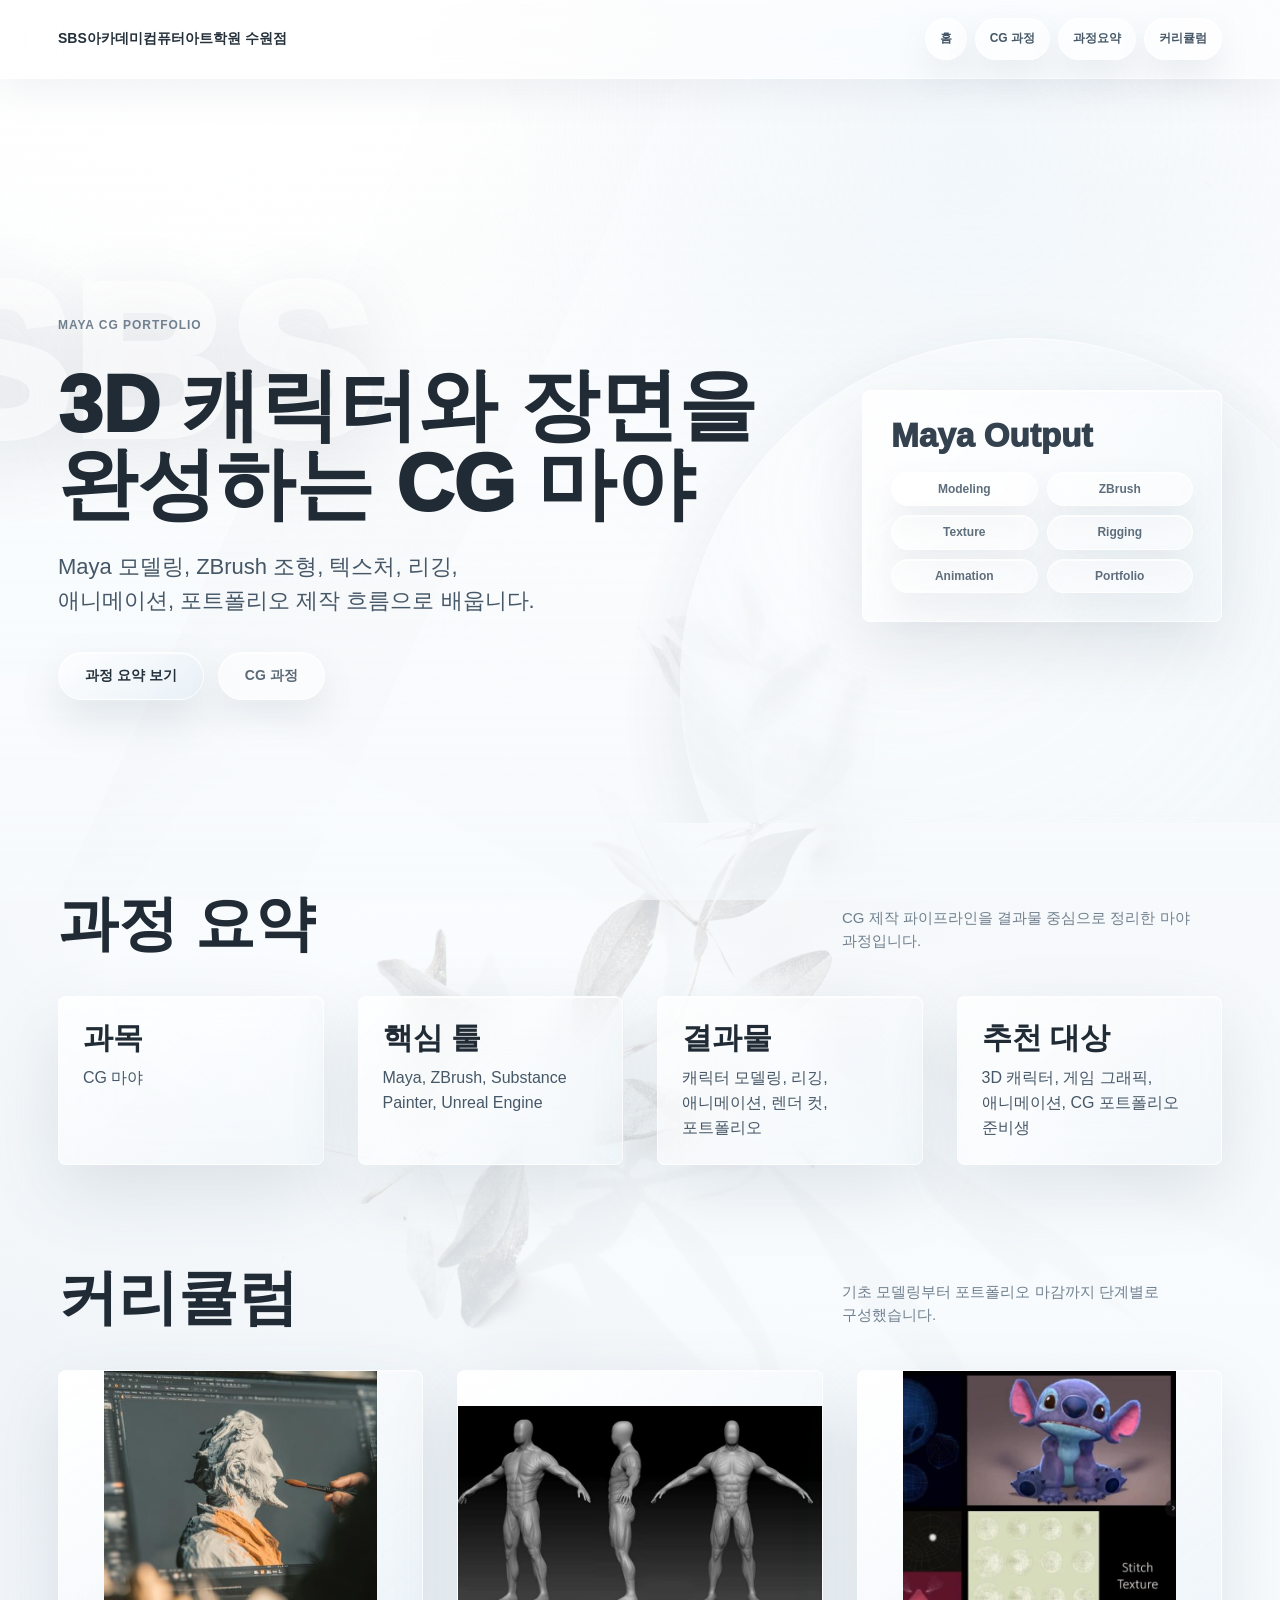
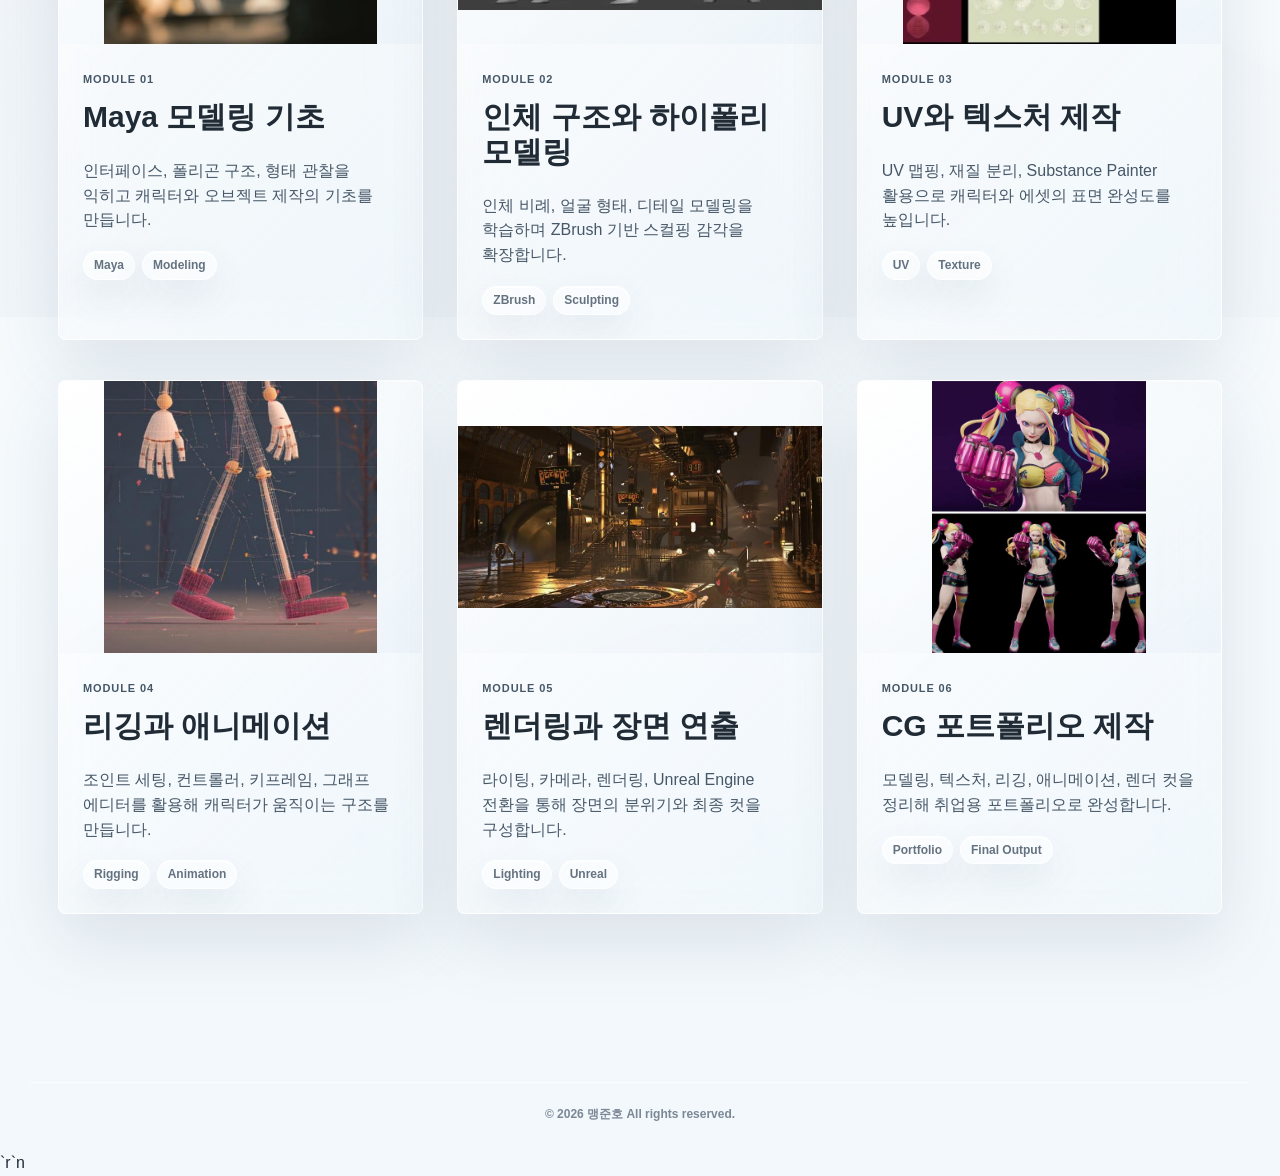
<file: cg-maya.html>
<!doctype html>
<html lang="ko">
<head>
  <meta charset="utf-8">
  <meta name="viewport" content="width=device-width, initial-scale=1">
  <title>CG 마야 과정 안내</title>
  <meta name="description" content="SBS아카데미컴퓨터아트학원 수원점 CG 마야 커리큘럼 안내">
  <meta property="og:type" content="website">
  <meta property="og:title" content="CG 마야 과정 안내">
  <meta property="og:description" content="Maya 모델링부터 리깅, 애니메이션, 포트폴리오까지 확인하세요.">
  <meta property="og:url" content="https://mjh20346-alt.github.io/sbs-course-guide/cg-maya.html">
  <meta property="og:image" content="https://mjh20346-alt.github.io/sbs-course-guide/assets/kakao-thumbnail.png">
  <meta property="og:image:secure_url" content="https://mjh20346-alt.github.io/sbs-course-guide/assets/kakao-thumbnail.png">
  <meta property="og:image:type" content="image/png">
  <meta property="og:image:width" content="921">
  <meta property="og:image:height" content="921">
  <meta name="twitter:card" content="summary_large_image">
  <meta name="twitter:image" content="https://mjh20346-alt.github.io/sbs-course-guide/assets/kakao-thumbnail.png">
  <link rel="stylesheet" href="assets/site.css">
</head>
<body>
  <header class="topbar">
    <nav class="nav" aria-label="주요 메뉴">
      <a class="brand" href="index.html"><span>SBS아카데미컴퓨터아트학원 수원점</span></a>
      <div class="nav-links">
        <a href="index.html">홈</a>
        <a href="cg-3d.html">CG 과정</a>
        <a href="#summary">과정요약</a>
        <a href="#modules">커리큘럼</a>
      </div>
    </nav>
  </header>

  <section class="hero compact">
    <div class="hero-inner">
      <div>
        <span class="eyebrow">Maya CG Portfolio</span>
        <h1>3D 캐릭터와 장면을 완성하는 CG 마야</h1>
        <p class="hero-copy">Maya 모델링, ZBrush 조형, 텍스처, 리깅, 애니메이션, 포트폴리오 제작 흐름으로 배웁니다.</p>
        <div class="hero-actions">
          <a class="button primary" href="#summary">과정 요약 보기</a>
          <a class="button secondary" href="cg-3d.html">CG 과정</a>
        </div>
      </div>
      <div class="hero-panel">
        <div class="panel-title">Maya Output</div>
        <div class="panel-grid">
          <span>Modeling</span><span>ZBrush</span><span>Texture</span><span>Rigging</span><span>Animation</span><span>Portfolio</span>
        </div>
      </div>
    </div>
  </section>

  <main>
    <section id="summary">
      <div class="section-head">
        <h2>과정 요약</h2>
        <p class="section-note">CG 제작 파이프라인을 결과물 중심으로 정리한 마야 과정입니다.</p>
      </div>
      <div class="summary-grid">
        <article class="summary-card"><h3>과목</h3><p>CG 마야</p></article>
        <article class="summary-card"><h3>핵심 툴</h3><p>Maya, ZBrush, Substance Painter, Unreal Engine</p></article>
        <article class="summary-card"><h3>결과물</h3><p>캐릭터 모델링, 리깅, 애니메이션, 렌더 컷, 포트폴리오</p></article>
        <article class="summary-card"><h3>추천 대상</h3><p>3D 캐릭터, 게임 그래픽, 애니메이션, CG 포트폴리오 준비생</p></article>
      </div>
    </section>

    <section id="modules">
      <div class="section-head">
        <h2>커리큘럼</h2>
        <p class="section-note">기초 모델링부터 포트폴리오 마감까지 단계별로 구성했습니다.</p>
      </div>
      <div class="module-grid">
        <article class="module-card">
          <img class="module-image" src="assets/course-photos/cg-maya-sculpt.jpg" alt="CG 마야 스컬핑 예시 이미지">
          <div class="module-head"><span class="kicker">Module 01</span><h3>Maya 모델링 기초</h3></div>
          <div class="module-body">
            <p>인터페이스, 폴리곤 구조, 형태 관찰을 익히고 캐릭터와 오브젝트 제작의 기초를 만듭니다.</p>
            <div class="tag-row"><span class="tag">Maya</span><span class="tag">Modeling</span></div>
          </div>
        </article>
        <article class="module-card">
          <img class="module-image" src="assets/course-photos/cg-maya-body.jpg" alt="인체 모델링 예시 이미지">
          <div class="module-head"><span class="kicker">Module 02</span><h3>인체 구조와 하이폴리 모델링</h3></div>
          <div class="module-body">
            <p>인체 비례, 얼굴 형태, 디테일 모델링을 학습하며 ZBrush 기반 스컬핑 감각을 확장합니다.</p>
            <div class="tag-row"><span class="tag">ZBrush</span><span class="tag">Sculpting</span></div>
          </div>
        </article>
        <article class="module-card">
          <img class="module-image" src="assets/course-photos/cg-maya-texture.jpg" alt="텍스처 제작 예시 이미지">
          <div class="module-head"><span class="kicker">Module 03</span><h3>UV와 텍스처 제작</h3></div>
          <div class="module-body">
            <p>UV 맵핑, 재질 분리, Substance Painter 활용으로 캐릭터와 에셋의 표면 완성도를 높입니다.</p>
            <div class="tag-row"><span class="tag">UV</span><span class="tag">Texture</span></div>
          </div>
        </article>
        <article class="module-card">
          <img class="module-image" src="assets/course-photos/cg-maya-rigging.jpg" alt="리깅 애니메이션 예시 이미지">
          <div class="module-head"><span class="kicker">Module 04</span><h3>리깅과 애니메이션</h3></div>
          <div class="module-body">
            <p>조인트 세팅, 컨트롤러, 키프레임, 그래프 에디터를 활용해 캐릭터가 움직이는 구조를 만듭니다.</p>
            <div class="tag-row"><span class="tag">Rigging</span><span class="tag">Animation</span></div>
          </div>
        </article>
        <article class="module-card">
          <img class="module-image" src="assets/course-photos/cg-maya-environment.jpg" alt="CG 배경 렌더링 예시 이미지">
          <div class="module-head"><span class="kicker">Module 05</span><h3>렌더링과 장면 연출</h3></div>
          <div class="module-body">
            <p>라이팅, 카메라, 렌더링, Unreal Engine 전환을 통해 장면의 분위기와 최종 컷을 구성합니다.</p>
            <div class="tag-row"><span class="tag">Lighting</span><span class="tag">Unreal</span></div>
          </div>
        </article>
        <article class="module-card">
          <img class="module-image" src="assets/course-photos/cg-maya-character.jpg" alt="캐릭터 포트폴리오 예시 이미지">
          <div class="module-head"><span class="kicker">Module 06</span><h3>CG 포트폴리오 제작</h3></div>
          <div class="module-body">
            <p>모델링, 텍스처, 리깅, 애니메이션, 렌더 컷을 정리해 취업용 포트폴리오로 완성합니다.</p>
            <div class="tag-row"><span class="tag">Portfolio</span><span class="tag">Final Output</span></div>
          </div>
        </article>
      </div>
    </section>
  </main>
  <footer class="site-footer">&copy; 2026 맹준호 All rights reserved.</footer>
  <script src="assets/site.js" defer></script>`r`n</body>
</html>
</file>
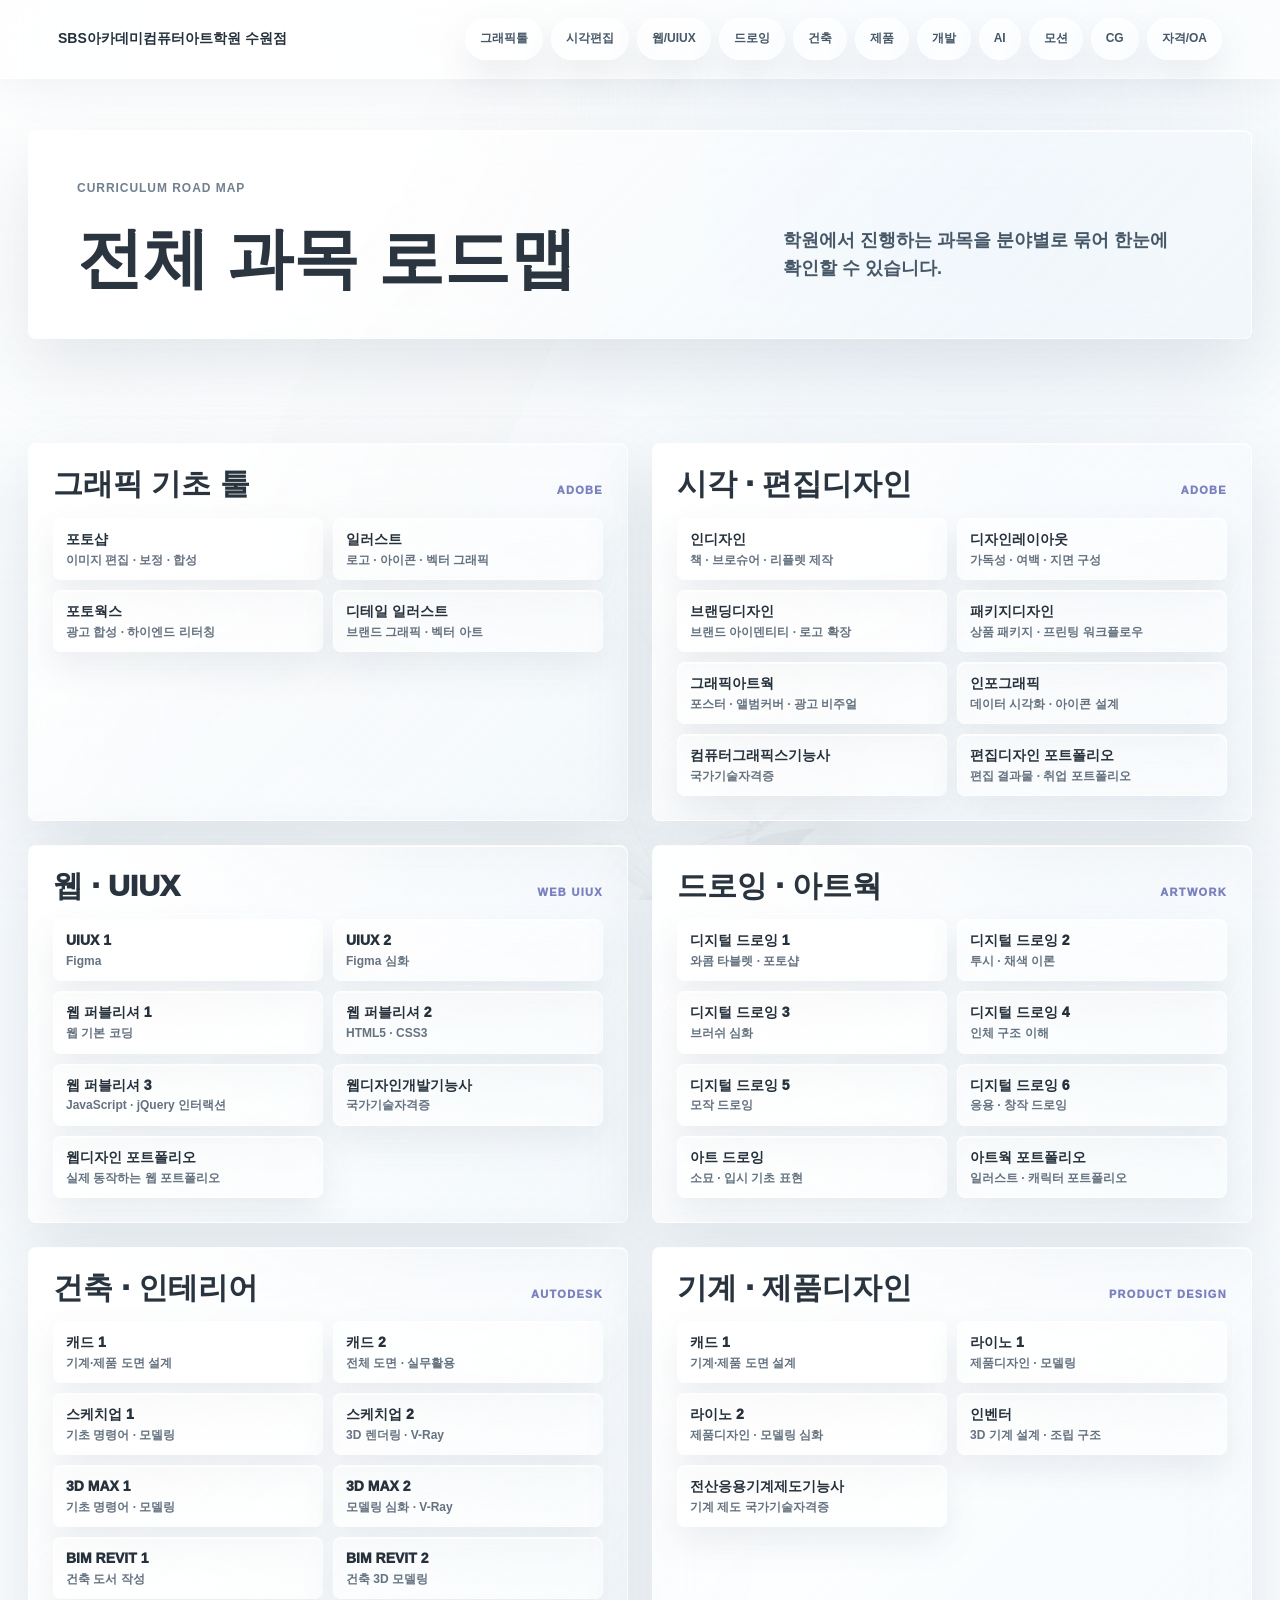
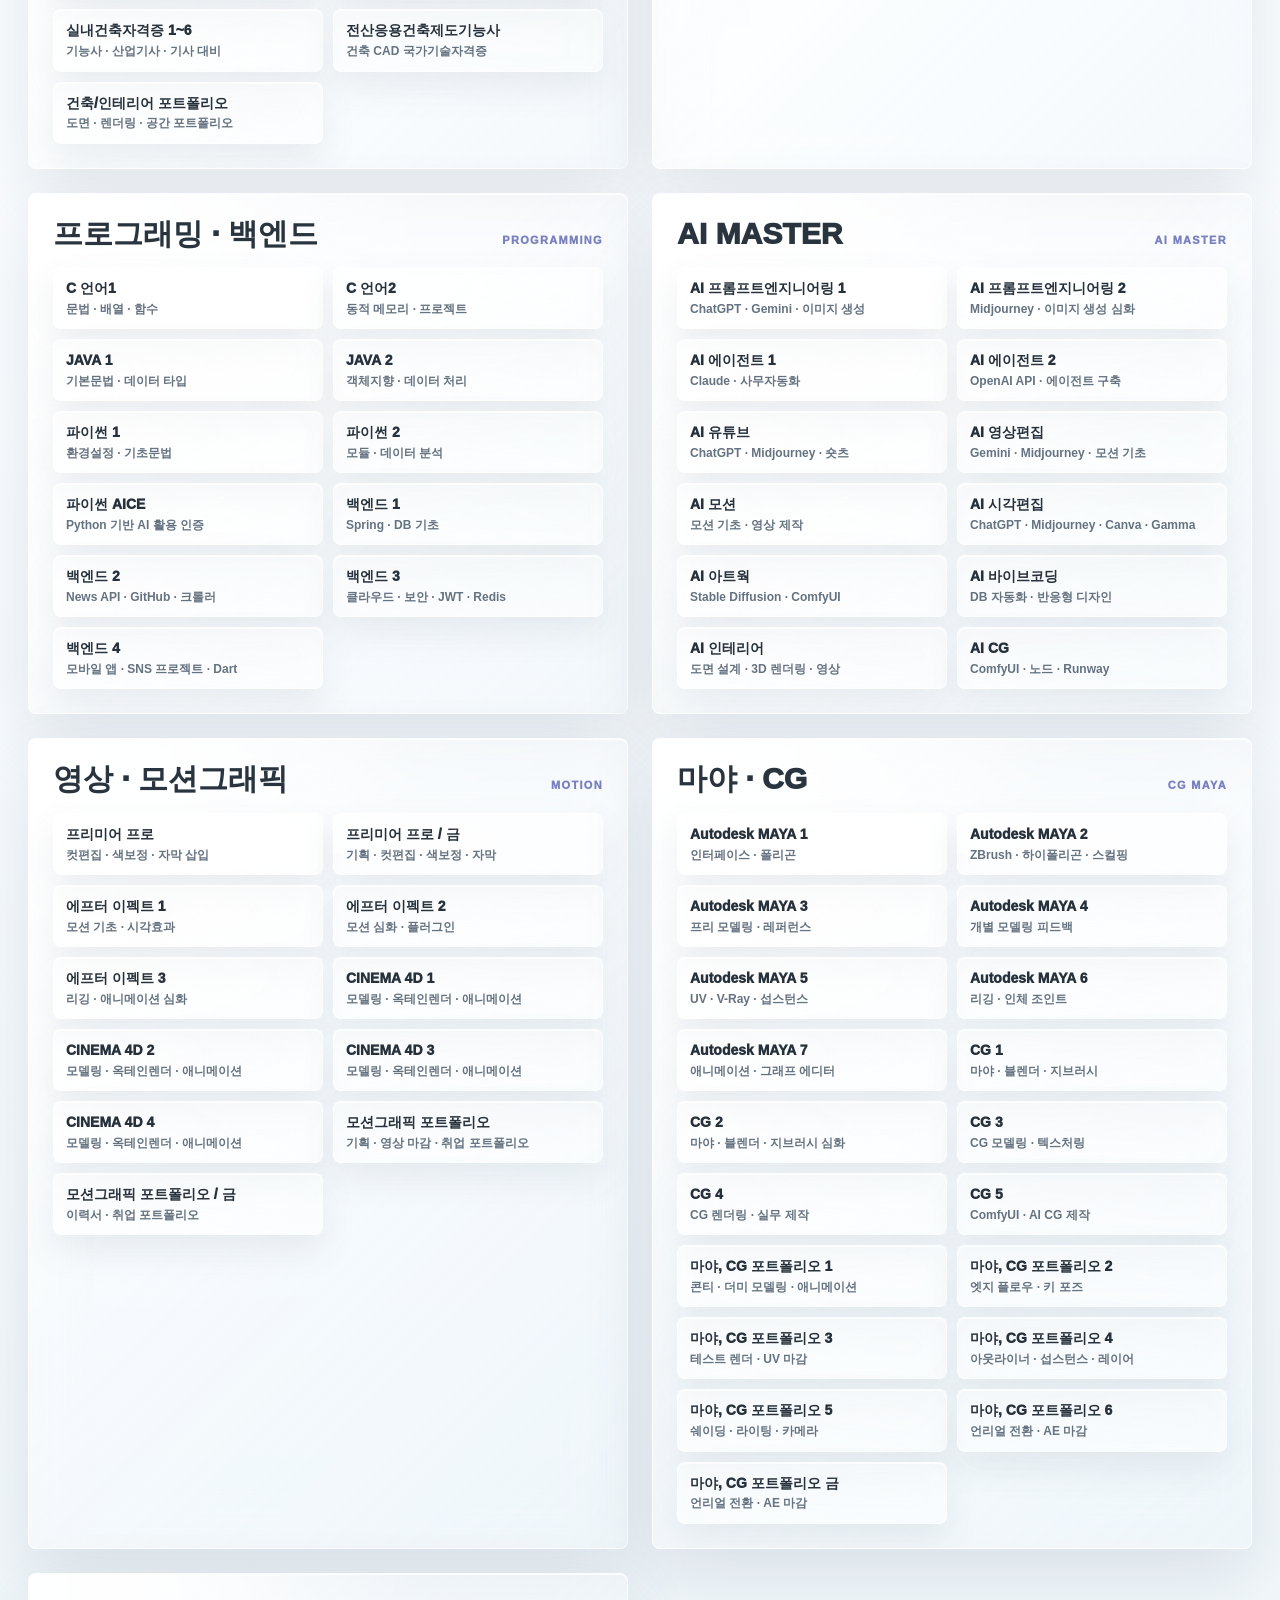
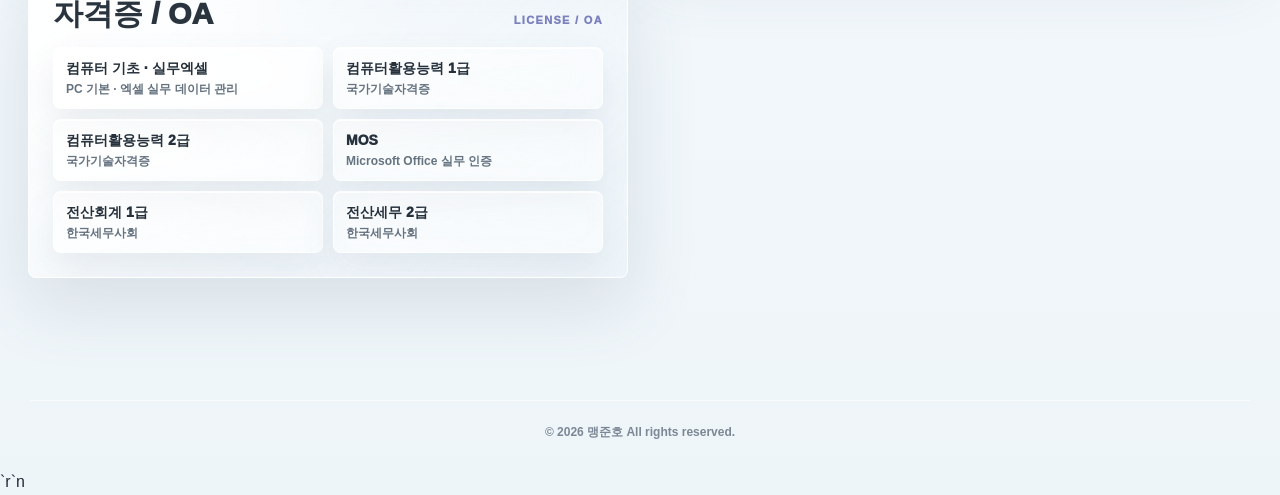
<file: curriculum-roadmap.html>
<!doctype html>
<html lang="ko">
<head>
  <meta charset="utf-8">
  <meta name="viewport" content="width=device-width, initial-scale=1">
  <title>커리큘럼 로드맵</title>
  <meta name="description" content="SBS아카데미컴퓨터아트학원 수원점 전체 과목 로드맵">
  <meta name="description" content="SBS아카데미컴퓨터아트학원 수원점 커리큘럼 안내"><meta property="og:type" content="website"><meta property="og:title" content="커리큘럼 로드맵"><meta property="og:description" content="희망하는 과목의 커리큘럼을 확인하세요."><meta property="og:url" content="https://mjh20346-alt.github.io/sbs-course-guide/curriculum-roadmap.html"><meta property="og:image" content="https://mjh20346-alt.github.io/sbs-course-guide/assets/kakao-thumbnail.png"><meta property="og:image:secure_url" content="https://mjh20346-alt.github.io/sbs-course-guide/assets/kakao-thumbnail.png"><meta property="og:image:type" content="image/png"><meta property="og:image:width" content="921"><meta property="og:image:height" content="921"><meta name="twitter:card" content="summary_large_image"><meta name="twitter:image" content="https://mjh20346-alt.github.io/sbs-course-guide/assets/kakao-thumbnail.png"><link rel="stylesheet" href="assets/site.css">
</head>
<body class="roadmap-page">
  <header class="topbar">
    <nav class="nav" aria-label="주요 메뉴">
      <a class="brand" href="index.html"><span>SBS아카데미컴퓨터아트학원 수원점</span></a>
      <div class="nav-links">
        <a href="graphic-design.html">그래픽툴</a>
        <a href="visual-editing.html">시각편집</a>
        <a href="web-uiux.html">웹/UIUX</a>
        <a href="artwork.html">드로잉</a>
        <a href="interior-design.html">건축</a>
        <a href="product-design.html">제품</a>
        <a href="programming.html">개발</a>
        <a href="ai-design.html">AI</a>
        <a href="video-motion.html">모션</a>
        <a href="cg-3d.html">CG</a>
        <a href="license-oa.html">자격/OA</a>
      </div>
    </nav>
  </header>

  <main class="roadmap-catalog-screen" id="catalog">
    <section class="roadmap-intro catalog-intro" aria-labelledby="roadmap-title">
      <span class="eyebrow">Curriculum Road Map</span>
      <h1 id="roadmap-title">전체 과목 로드맵</h1>
      <p>학원에서 진행하는 과목을 분야별로 묶어 한눈에 확인할 수 있습니다.</p>
    </section>

    <section class="course-catalog" aria-label="전체 과목 로드맵">
      <article class="course-family">
        <div class="family-head">
          <span>Adobe</span>
          <h2>그래픽 기초 툴</h2>
        </div>
        <ul class="course-list">
          <li><strong>포토샵</strong><span>이미지 편집 · 보정 · 합성</span></li>
          <li><strong>일러스트</strong><span>로고 · 아이콘 · 벡터 그래픽</span></li>
          <li><strong>포토웍스</strong><span>광고 합성 · 하이엔드 리터칭</span></li>
          <li><strong>디테일 일러스트</strong><span>브랜드 그래픽 · 벡터 아트</span></li>
        </ul>
      </article>

      <article class="course-family">
        <div class="family-head">
          <span>Adobe</span>
          <h2>시각 · 편집디자인</h2>
        </div>
        <ul class="course-list">
          <li><strong>인디자인</strong><span>책 · 브로슈어 · 리플렛 제작</span></li>
          <li><strong>디자인레이아웃</strong><span>가독성 · 여백 · 지면 구성</span></li>
          <li><strong>브랜딩디자인</strong><span>브랜드 아이덴티티 · 로고 확장</span></li>
          <li><strong>패키지디자인</strong><span>상품 패키지 · 프린팅 워크플로우</span></li>
          <li><strong>그래픽아트웍</strong><span>포스터 · 앨범커버 · 광고 비주얼</span></li>
          <li><strong>인포그래픽</strong><span>데이터 시각화 · 아이콘 설계</span></li>
          <li><strong>컴퓨터그래픽스기능사</strong><span>국가기술자격증</span></li>
          <li><strong>편집디자인 포트폴리오</strong><span>편집 결과물 · 취업 포트폴리오</span></li>
        </ul>
      </article>

      <article class="course-family">
        <div class="family-head">
          <span>Web UIUX</span>
          <h2>웹 · UIUX</h2>
        </div>
        <ul class="course-list">
          <li><strong>UIUX 1</strong><span>Figma</span></li>
          <li><strong>UIUX 2</strong><span>Figma 심화</span></li>
          <li><strong>웹 퍼블리셔 1</strong><span>웹 기본 코딩</span></li>
          <li><strong>웹 퍼블리셔 2</strong><span>HTML5 · CSS3</span></li>
          <li><strong>웹 퍼블리셔 3</strong><span>JavaScript · jQuery 인터랙션</span></li>
          <li><strong>웹디자인개발기능사</strong><span>국가기술자격증</span></li>
          <li><strong>웹디자인 포트폴리오</strong><span>실제 동작하는 웹 포트폴리오</span></li>
        </ul>
      </article>

      <article class="course-family">
        <div class="family-head">
          <span>Artwork</span>
          <h2>드로잉 · 아트웍</h2>
        </div>
        <ul class="course-list">
          <li><strong>디지털 드로잉 1</strong><span>와콤 타블렛 · 포토샵</span></li>
          <li><strong>디지털 드로잉 2</strong><span>투시 · 채색 이론</span></li>
          <li><strong>디지털 드로잉 3</strong><span>브러쉬 심화</span></li>
          <li><strong>디지털 드로잉 4</strong><span>인체 구조 이해</span></li>
          <li><strong>디지털 드로잉 5</strong><span>모작 드로잉</span></li>
          <li><strong>디지털 드로잉 6</strong><span>응용 · 창작 드로잉</span></li>
          <li><strong>아트 드로잉</strong><span>소묘 · 입시 기초 표현</span></li>
          <li><strong>아트웍 포트폴리오</strong><span>일러스트 · 캐릭터 포트폴리오</span></li>
        </ul>
      </article>

      <article class="course-family">
        <div class="family-head">
          <span>Autodesk</span>
          <h2>건축 · 인테리어</h2>
        </div>
        <ul class="course-list">
          <li><strong>캐드 1</strong><span>기계·제품 도면 설계</span></li>
          <li><strong>캐드 2</strong><span>전체 도면 · 실무활용</span></li>
          <li><strong>스케치업 1</strong><span>기초 명령어 · 모델링</span></li>
          <li><strong>스케치업 2</strong><span>3D 렌더링 · V-Ray</span></li>
          <li><strong>3D MAX 1</strong><span>기초 명령어 · 모델링</span></li>
          <li><strong>3D MAX 2</strong><span>모델링 심화 · V-Ray</span></li>
          <li><strong>BIM REVIT 1</strong><span>건축 도서 작성</span></li>
          <li><strong>BIM REVIT 2</strong><span>건축 3D 모델링</span></li>
          <li><strong>실내건축자격증 1~6</strong><span>기능사 · 산업기사 · 기사 대비</span></li>
          <li><strong>전산응용건축제도기능사</strong><span>건축 CAD 국가기술자격증</span></li>
          <li><strong>건축/인테리어 포트폴리오</strong><span>도면 · 렌더링 · 공간 포트폴리오</span></li>
        </ul>
      </article>

      <article class="course-family">
        <div class="family-head">
          <span>Product Design</span>
          <h2>기계 · 제품디자인</h2>
        </div>
        <ul class="course-list">
          <li><strong>캐드 1</strong><span>기계·제품 도면 설계</span></li>
          <li><strong>라이노 1</strong><span>제품디자인 · 모델링</span></li>
          <li><strong>라이노 2</strong><span>제품디자인 · 모델링 심화</span></li>
          <li><strong>인벤터</strong><span>3D 기계 설계 · 조립 구조</span></li>
          <li><strong>전산응용기계제도기능사</strong><span>기계 제도 국가기술자격증</span></li>
        </ul>
      </article>

      <article class="course-family">
        <div class="family-head">
          <span>Programming</span>
          <h2>프로그래밍 · 백엔드</h2>
        </div>
        <ul class="course-list">
          <li><strong>C 언어1</strong><span>문법 · 배열 · 함수</span></li>
          <li><strong>C 언어2</strong><span>동적 메모리 · 프로젝트</span></li>
          <li><strong>JAVA 1</strong><span>기본문법 · 데이터 타입</span></li>
          <li><strong>JAVA 2</strong><span>객체지향 · 데이터 처리</span></li>
          <li><strong>파이썬 1</strong><span>환경설정 · 기초문법</span></li>
          <li><strong>파이썬 2</strong><span>모듈 · 데이터 분석</span></li>
          <li><strong>파이썬 AICE</strong><span>Python 기반 AI 활용 인증</span></li>
          <li><strong>백엔드 1</strong><span>Spring · DB 기초</span></li>
          <li><strong>백엔드 2</strong><span>News API · GitHub · 크롤러</span></li>
          <li><strong>백엔드 3</strong><span>클라우드 · 보안 · JWT · Redis</span></li>
          <li><strong>백엔드 4</strong><span>모바일 앱 · SNS 프로젝트 · Dart</span></li>
        </ul>
      </article>

      <article class="course-family">
        <div class="family-head">
          <span>AI Master</span>
          <h2>AI MASTER</h2>
        </div>
        <ul class="course-list">
          <li><strong>AI 프롬프트엔지니어링 1</strong><span>ChatGPT · Gemini · 이미지 생성</span></li>
          <li><strong>AI 프롬프트엔지니어링 2</strong><span>Midjourney · 이미지 생성 심화</span></li>
          <li><strong>AI 에이전트 1</strong><span>Claude · 사무자동화</span></li>
          <li><strong>AI 에이전트 2</strong><span>OpenAI API · 에이전트 구축</span></li>
          <li><strong>AI 유튜브</strong><span>ChatGPT · Midjourney · 숏츠</span></li>
          <li><strong>AI 영상편집</strong><span>Gemini · Midjourney · 모션 기초</span></li>
          <li><strong>AI 모션</strong><span>모션 기초 · 영상 제작</span></li>
          <li><strong>AI 시각편집</strong><span>ChatGPT · Midjourney · Canva · Gamma</span></li>
          <li><strong>AI 아트웍</strong><span>Stable Diffusion · ComfyUI</span></li>
          <li><strong>AI 바이브코딩</strong><span>DB 자동화 · 반응형 디자인</span></li>
          <li><strong>AI 인테리어</strong><span>도면 설계 · 3D 렌더링 · 영상</span></li>
          <li><strong>AI CG</strong><span>ComfyUI · 노드 · Runway</span></li>
        </ul>
      </article>

      <article class="course-family">
        <div class="family-head">
          <span>Motion</span>
          <h2>영상 · 모션그래픽</h2>
        </div>
        <ul class="course-list">
          <li><strong>프리미어 프로</strong><span>컷편집 · 색보정 · 자막 삽입</span></li>
          <li><strong>프리미어 프로 / 금</strong><span>기획 · 컷편집 · 색보정 · 자막</span></li>
          <li><strong>에프터 이펙트 1</strong><span>모션 기초 · 시각효과</span></li>
          <li><strong>에프터 이펙트 2</strong><span>모션 심화 · 플러그인</span></li>
          <li><strong>에프터 이펙트 3</strong><span>리깅 · 애니메이션 심화</span></li>
          <li><strong>CINEMA 4D 1</strong><span>모델링 · 옥테인렌더 · 애니메이션</span></li>
          <li><strong>CINEMA 4D 2</strong><span>모델링 · 옥테인렌더 · 애니메이션</span></li>
          <li><strong>CINEMA 4D 3</strong><span>모델링 · 옥테인렌더 · 애니메이션</span></li>
          <li><strong>CINEMA 4D 4</strong><span>모델링 · 옥테인렌더 · 애니메이션</span></li>
          <li><strong>모션그래픽 포트폴리오</strong><span>기획 · 영상 마감 · 취업 포트폴리오</span></li>
          <li><strong>모션그래픽 포트폴리오 / 금</strong><span>이력서 · 취업 포트폴리오</span></li>
        </ul>
      </article>

      <article class="course-family">
        <div class="family-head">
          <span>CG Maya</span>
          <h2>마야 · CG</h2>
        </div>
        <ul class="course-list">
          <li><strong>Autodesk MAYA 1</strong><span>인터페이스 · 폴리곤</span></li>
          <li><strong>Autodesk MAYA 2</strong><span>ZBrush · 하이폴리곤 · 스컬핑</span></li>
          <li><strong>Autodesk MAYA 3</strong><span>프리 모델링 · 레퍼런스</span></li>
          <li><strong>Autodesk MAYA 4</strong><span>개별 모델링 피드백</span></li>
          <li><strong>Autodesk MAYA 5</strong><span>UV · V-Ray · 섭스턴스</span></li>
          <li><strong>Autodesk MAYA 6</strong><span>리깅 · 인체 조인트</span></li>
          <li><strong>Autodesk MAYA 7</strong><span>애니메이션 · 그래프 에디터</span></li>
          <li><strong>CG 1</strong><span>마야 · 블렌더 · 지브러시</span></li>
          <li><strong>CG 2</strong><span>마야 · 블렌더 · 지브러시 심화</span></li>
          <li><strong>CG 3</strong><span>CG 모델링 · 텍스처링</span></li>
          <li><strong>CG 4</strong><span>CG 렌더링 · 실무 제작</span></li>
          <li><strong>CG 5</strong><span>ComfyUI · AI CG 제작</span></li>
          <li><strong>마야, CG 포트폴리오 1</strong><span>콘티 · 더미 모델링 · 애니메이션</span></li>
          <li><strong>마야, CG 포트폴리오 2</strong><span>엣지 플로우 · 키 포즈</span></li>
          <li><strong>마야, CG 포트폴리오 3</strong><span>테스트 렌더 · UV 마감</span></li>
          <li><strong>마야, CG 포트폴리오 4</strong><span>아웃라이너 · 섭스턴스 · 레이어</span></li>
          <li><strong>마야, CG 포트폴리오 5</strong><span>쉐이딩 · 라이팅 · 카메라</span></li>
          <li><strong>마야, CG 포트폴리오 6</strong><span>언리얼 전환 · AE 마감</span></li>
          <li><strong>마야, CG 포트폴리오 금</strong><span>언리얼 전환 · AE 마감</span></li>
        </ul>
      </article>

      <article class="course-family">
        <div class="family-head">
          <span>License / OA</span>
          <h2>자격증 / OA</h2>
        </div>
        <ul class="course-list">
          <li><strong>컴퓨터 기초 · 실무엑셀</strong><span>PC 기본 · 엑셀 실무 데이터 관리</span></li>
          <li><strong>컴퓨터활용능력 1급</strong><span>국가기술자격증</span></li>
          <li><strong>컴퓨터활용능력 2급</strong><span>국가기술자격증</span></li>
          <li><strong>MOS</strong><span>Microsoft Office 실무 인증</span></li>
          <li><strong>전산회계 1급</strong><span>한국세무사회</span></li>
          <li><strong>전산세무 2급</strong><span>한국세무사회</span></li>
        </ul>
      </article>
    </section>
  </main>

  <footer class="site-footer">&copy; 2026 맹준호 All rights reserved.</footer>
  <script src="assets/site.js" defer></script>`r`n</body>
</html>
</file>
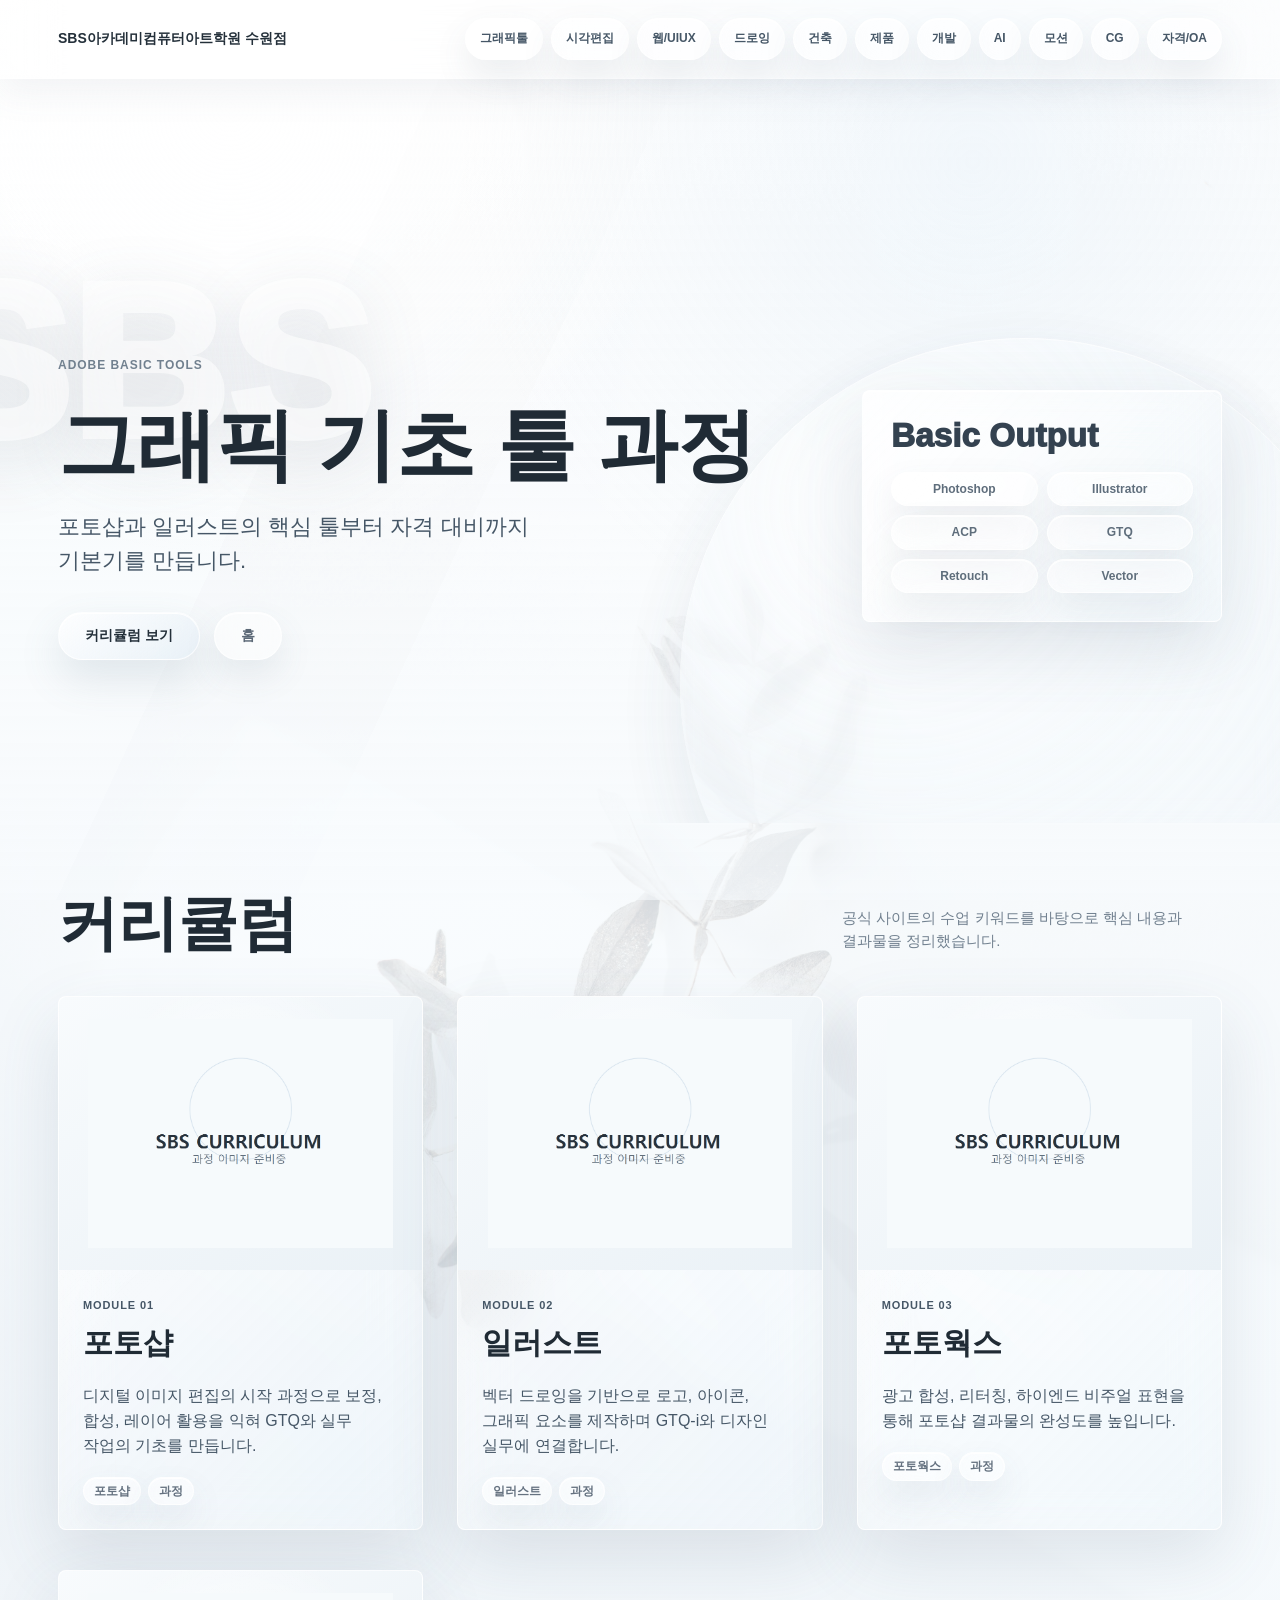
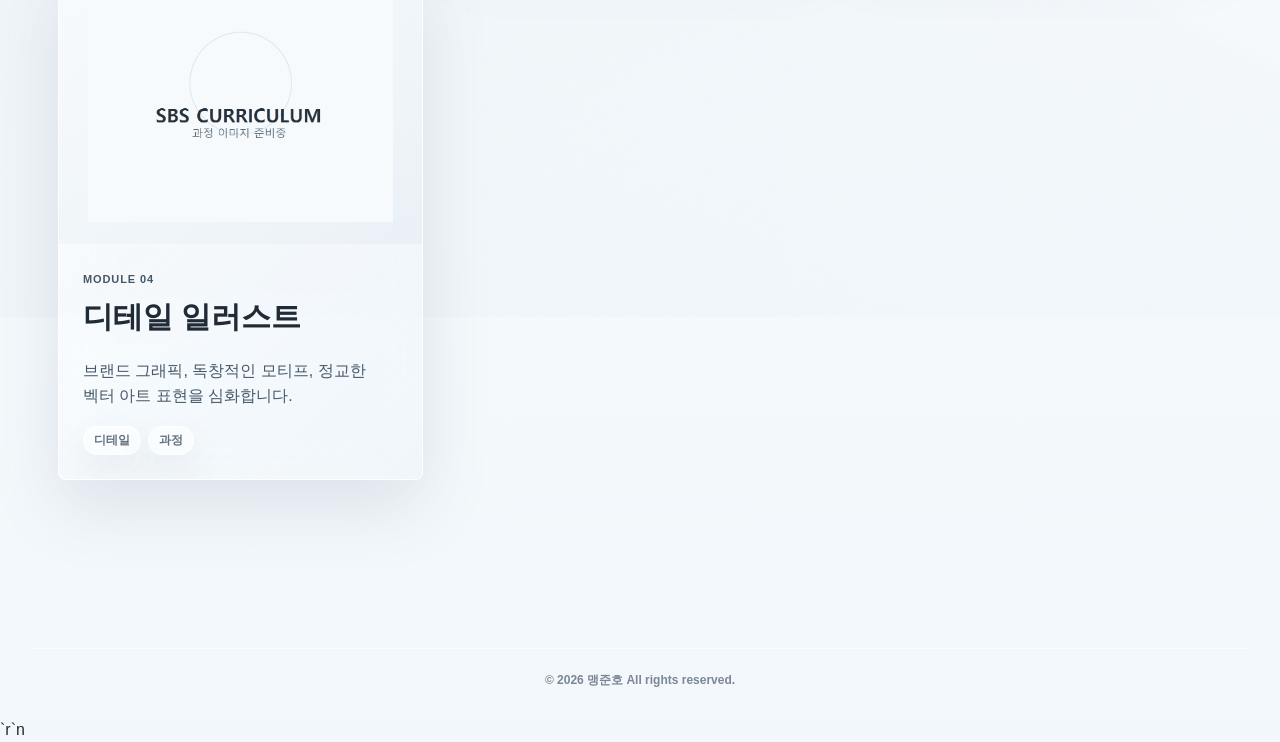
<file: graphic-design.html>
<!doctype html><html lang='ko'><head><meta charset='utf-8'><meta name='viewport' content='width=device-width, initial-scale=1'><title>그래픽 기초 툴 과정</title><meta name="description" content="SBS아카데미컴퓨터아트학원 수원점 커리큘럼 안내"><meta property="og:type" content="website"><meta property="og:title" content="그래픽 기초 툴 과정"><meta property="og:description" content="희망하는 과목의 커리큘럼을 확인하세요."><meta property="og:url" content="https://mjh20346-alt.github.io/sbs-course-guide/graphic-design.html"><meta property="og:image" content="https://mjh20346-alt.github.io/sbs-course-guide/assets/kakao-thumbnail.png"><meta property="og:image:secure_url" content="https://mjh20346-alt.github.io/sbs-course-guide/assets/kakao-thumbnail.png"><meta property="og:image:type" content="image/png"><meta property="og:image:width" content="921"><meta property="og:image:height" content="921"><meta name="twitter:card" content="summary_large_image"><meta name="twitter:image" content="https://mjh20346-alt.github.io/sbs-course-guide/assets/kakao-thumbnail.png"><link rel='stylesheet' href='assets/site.css'></head><body><header class='topbar'><nav class='nav'><a class='brand' href='index.html'><span>SBS아카데미컴퓨터아트학원 수원점</span></a><div class='nav-links'><a href="graphic-design.html">그래픽툴</a><a href="visual-editing.html">시각편집</a><a href="web-uiux.html">웹/UIUX</a><a href="artwork.html">드로잉</a><a href="interior-design.html">건축</a><a href="product-design.html">제품</a><a href="programming.html">개발</a><a href="ai-design.html">AI</a><a href="video-motion.html">모션</a><a href="cg-3d.html">CG</a><a href="license-oa.html">자격/OA</a></div></nav></header><section class='hero compact'><div class='hero-inner'><div><span class='eyebrow'>Adobe Basic Tools</span><h1>그래픽 기초 툴 과정</h1><p class='hero-copy'>포토샵과 일러스트의 핵심 툴부터 자격 대비까지 기본기를 만듭니다.</p><div class='hero-actions'><a class='button primary' href='#modules'>커리큘럼 보기</a><a class='button secondary' href='index.html'>홈</a></div></div><div class='hero-panel'><div class='panel-title'>Basic Output</div><div class='panel-grid'><span>Photoshop</span><span>Illustrator</span><span>ACP</span><span>GTQ</span><span>Retouch</span><span>Vector</span></div></div></div></section><main><section id='modules'><div class='section-head'><h2>커리큘럼</h2><p class='section-note'>공식 사이트의 수업 키워드를 바탕으로 핵심 내용과 결과물을 정리했습니다.</p></div><div class='module-grid'><article class='module-card'><img class='module-image' src='https://sbs-suwon.kr/img/class/visual/short-course/photoshop-basic/photoshop-basic.jpg' alt='과목 예시 이미지'><div class='module-head'><span class='kicker'>Module 01</span><h3>포토샵</h3></div><div class='module-body'><p>디지털 이미지 편집의 시작 과정으로 보정, 합성, 레이어 활용을 익혀 GTQ와 실무 작업의 기초를 만듭니다.</p><div class='tag-row'><span class='tag'>포토샵</span><span class='tag'>과정</span></div></div></article>
<article class='module-card'><img class='module-image' src='https://sbs-suwon.kr/img/class/visual/short-course/illustrator-basic/illustrator-basic.jpg' alt='과목 예시 이미지'><div class='module-head'><span class='kicker'>Module 02</span><h3>일러스트</h3></div><div class='module-body'><p>벡터 드로잉을 기반으로 로고, 아이콘, 그래픽 요소를 제작하며 GTQ-i와 디자인 실무에 연결합니다.</p><div class='tag-row'><span class='tag'>일러스트</span><span class='tag'>과정</span></div></div></article>
<article class='module-card'><img class='module-image' src='https://sbs-suwon.kr/img/class/visual/short-course/photoshop-advanced/photoshop-advanced.jpg' alt='과목 예시 이미지'><div class='module-head'><span class='kicker'>Module 03</span><h3>포토웍스</h3></div><div class='module-body'><p>광고 합성, 리터칭, 하이엔드 비주얼 표현을 통해 포토샵 결과물의 완성도를 높입니다.</p><div class='tag-row'><span class='tag'>포토웍스</span><span class='tag'>과정</span></div></div></article>
<article class='module-card'><img class='module-image' src='https://sbs-suwon.kr/img/class/visual/short-course/illustrator-advanced/illustrator-advanced.jpg' alt='과목 예시 이미지'><div class='module-head'><span class='kicker'>Module 04</span><h3>디테일 일러스트</h3></div><div class='module-body'><p>브랜드 그래픽, 독창적인 모티프, 정교한 벡터 아트 표현을 심화합니다.</p><div class='tag-row'><span class='tag'>디테일</span><span class='tag'>과정</span></div></div></article></div></section></main><footer class='site-footer'>&copy; 2026 맹준호 All rights reserved.</footer>  <script src="assets/site.js" defer></script>`r`n</body></html>
</file>
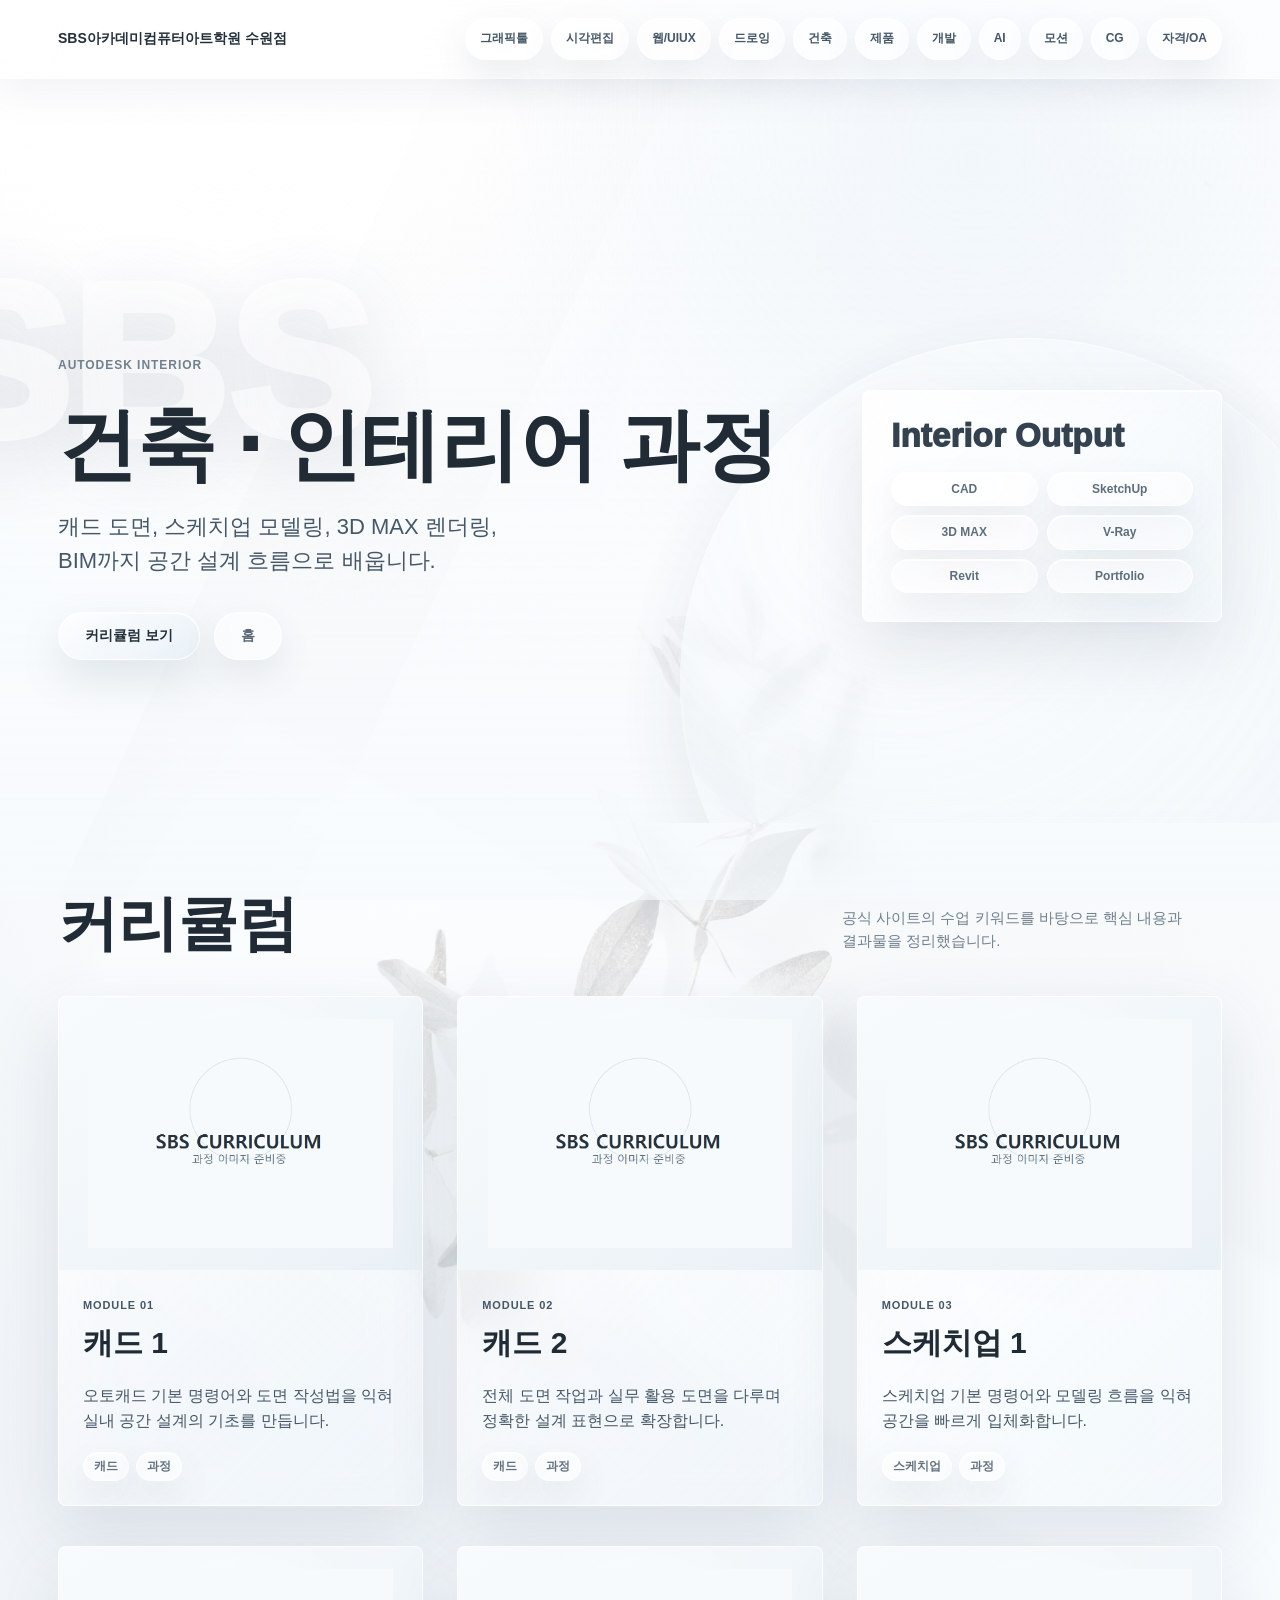
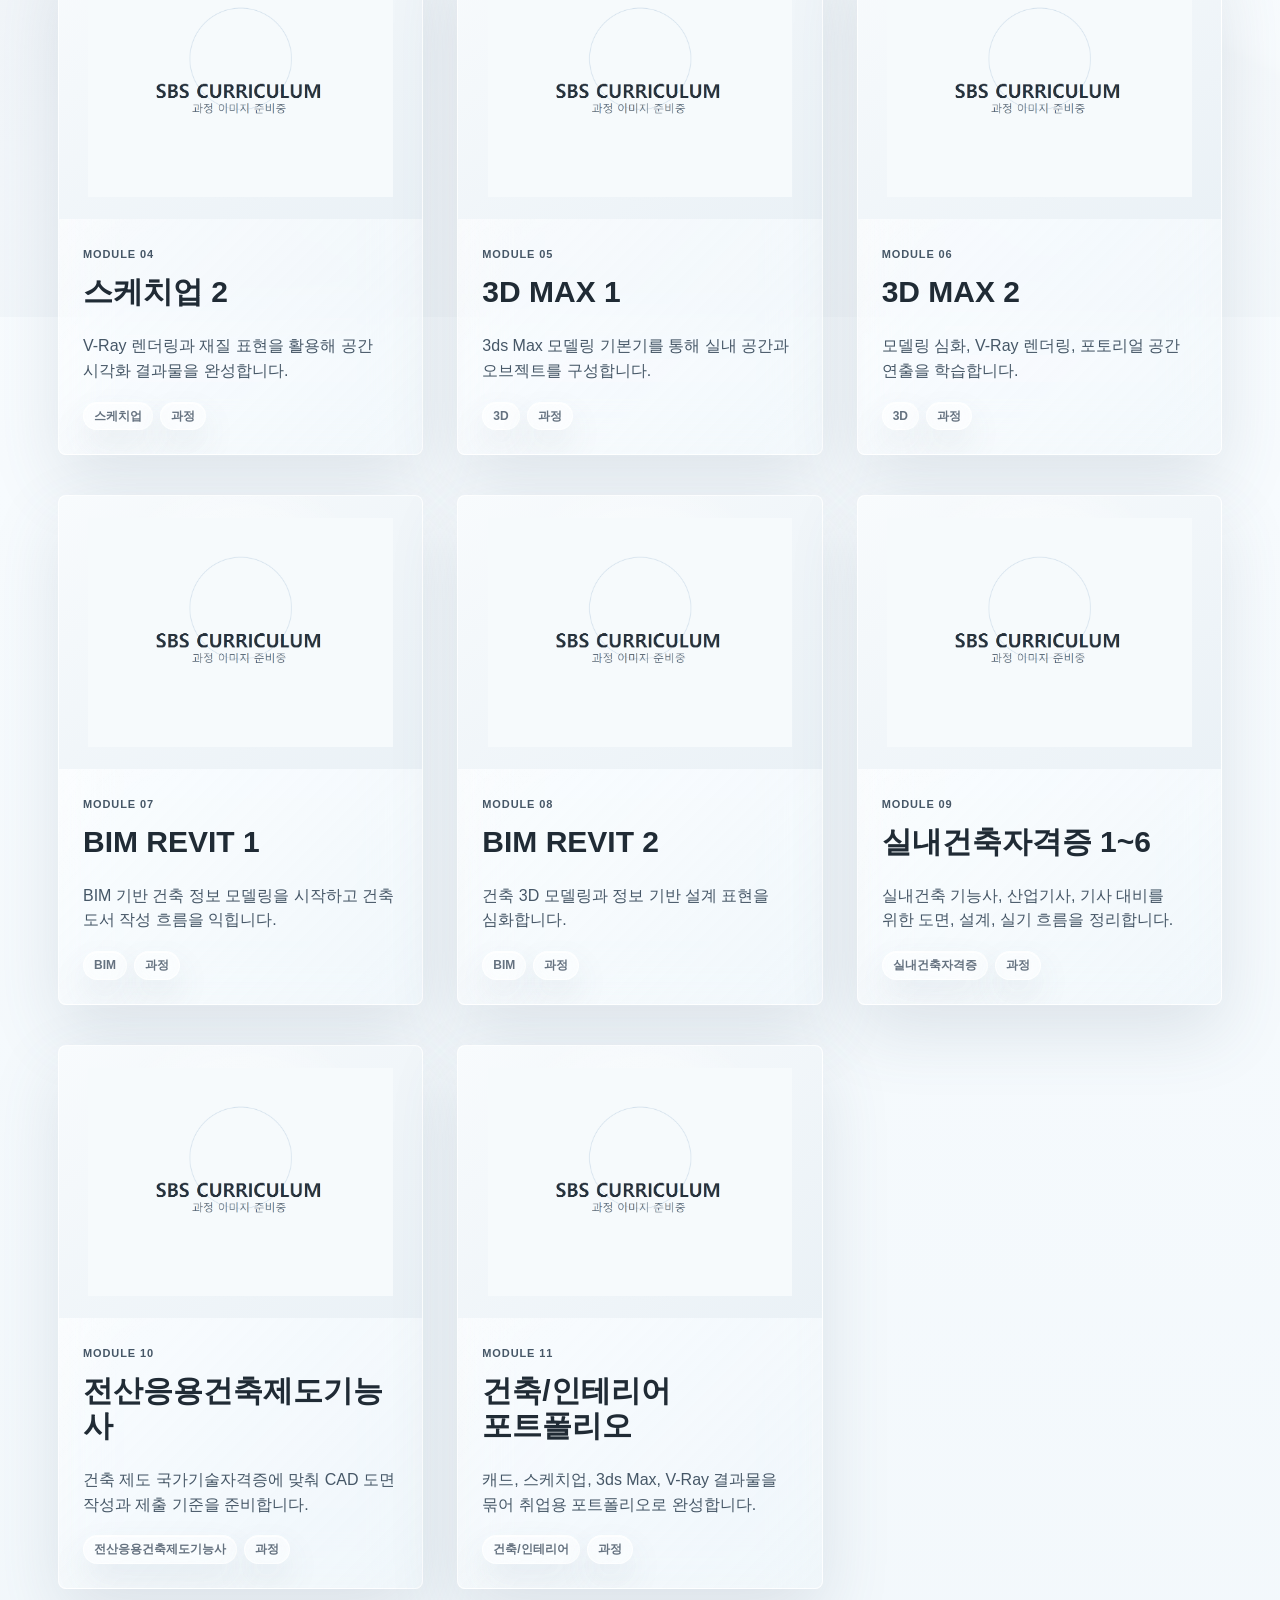
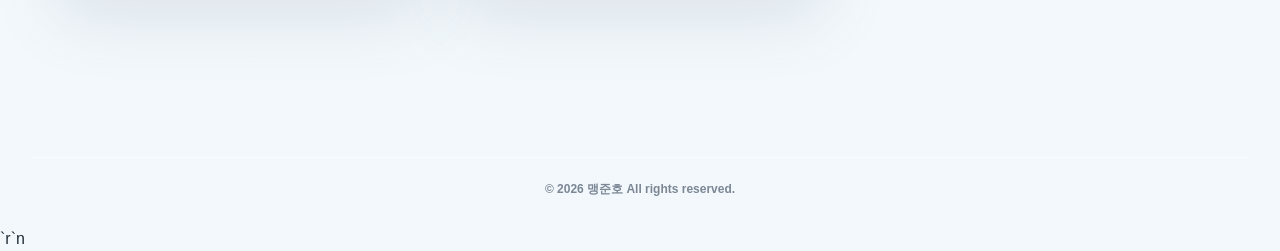
<file: interior-design.html>
<!doctype html><html lang='ko'><head><meta charset='utf-8'><meta name='viewport' content='width=device-width, initial-scale=1'><title>건축 · 인테리어 과정</title><meta name="description" content="SBS아카데미컴퓨터아트학원 수원점 커리큘럼 안내"><meta property="og:type" content="website"><meta property="og:title" content="건축 · 인테리어 과정"><meta property="og:description" content="희망하는 과목의 커리큘럼을 확인하세요."><meta property="og:url" content="https://mjh20346-alt.github.io/sbs-course-guide/interior-design.html"><meta property="og:image" content="https://mjh20346-alt.github.io/sbs-course-guide/assets/kakao-thumbnail.png"><meta property="og:image:secure_url" content="https://mjh20346-alt.github.io/sbs-course-guide/assets/kakao-thumbnail.png"><meta property="og:image:type" content="image/png"><meta property="og:image:width" content="921"><meta property="og:image:height" content="921"><meta name="twitter:card" content="summary_large_image"><meta name="twitter:image" content="https://mjh20346-alt.github.io/sbs-course-guide/assets/kakao-thumbnail.png"><link rel='stylesheet' href='assets/site.css'></head><body><header class='topbar'><nav class='nav'><a class='brand' href='index.html'><span>SBS아카데미컴퓨터아트학원 수원점</span></a><div class='nav-links'><a href="graphic-design.html">그래픽툴</a><a href="visual-editing.html">시각편집</a><a href="web-uiux.html">웹/UIUX</a><a href="artwork.html">드로잉</a><a href="interior-design.html">건축</a><a href="product-design.html">제품</a><a href="programming.html">개발</a><a href="ai-design.html">AI</a><a href="video-motion.html">모션</a><a href="cg-3d.html">CG</a><a href="license-oa.html">자격/OA</a></div></nav></header><section class='hero compact'><div class='hero-inner'><div><span class='eyebrow'>Autodesk Interior</span><h1>건축 · 인테리어 과정</h1><p class='hero-copy'>캐드 도면, 스케치업 모델링, 3D MAX 렌더링, BIM까지 공간 설계 흐름으로 배웁니다.</p><div class='hero-actions'><a class='button primary' href='#modules'>커리큘럼 보기</a><a class='button secondary' href='index.html'>홈</a></div></div><div class='hero-panel'><div class='panel-title'>Interior Output</div><div class='panel-grid'><span>CAD</span><span>SketchUp</span><span>3D MAX</span><span>V-Ray</span><span>Revit</span><span>Portfolio</span></div></div></div></section><main><section id='modules'><div class='section-head'><h2>커리큘럼</h2><p class='section-note'>공식 사이트의 수업 키워드를 바탕으로 핵심 내용과 결과물을 정리했습니다.</p></div><div class='module-grid'><article class='module-card'><img class='module-image' src='https://sbs-suwon.kr/img/class/interior/interior/autocad/autocad.jpg' alt='과목 예시 이미지'><div class='module-head'><span class='kicker'>Module 01</span><h3>캐드 1</h3></div><div class='module-body'><p>오토캐드 기본 명령어와 도면 작성법을 익혀 실내 공간 설계의 기초를 만듭니다.</p><div class='tag-row'><span class='tag'>캐드</span><span class='tag'>과정</span></div></div></article>
<article class='module-card'><img class='module-image' src='https://sbs-suwon.kr/img/class/interior/interior/retouching/retouching.jpg' alt='과목 예시 이미지'><div class='module-head'><span class='kicker'>Module 02</span><h3>캐드 2</h3></div><div class='module-body'><p>전체 도면 작업과 실무 활용 도면을 다루며 정확한 설계 표현으로 확장합니다.</p><div class='tag-row'><span class='tag'>캐드</span><span class='tag'>과정</span></div></div></article>
<article class='module-card'><img class='module-image' src='https://sbs-suwon.kr/img/class/interior/interior/sketchup/sketchup.jpg' alt='과목 예시 이미지'><div class='module-head'><span class='kicker'>Module 03</span><h3>스케치업 1</h3></div><div class='module-body'><p>스케치업 기본 명령어와 모델링 흐름을 익혀 공간을 빠르게 입체화합니다.</p><div class='tag-row'><span class='tag'>스케치업</span><span class='tag'>과정</span></div></div></article>
<article class='module-card'><img class='module-image' src='https://sbs-suwon.kr/img/class/interior/vmd/rhinoceros/rhinoceros.jpg' alt='과목 예시 이미지'><div class='module-head'><span class='kicker'>Module 04</span><h3>스케치업 2</h3></div><div class='module-body'><p>V-Ray 렌더링과 재질 표현을 활용해 공간 시각화 결과물을 완성합니다.</p><div class='tag-row'><span class='tag'>스케치업</span><span class='tag'>과정</span></div></div></article>
<article class='module-card'><img class='module-image' src='https://sbs-suwon.kr/img/class/interior/interior/3dsmax/3dsmax.jpg' alt='과목 예시 이미지'><div class='module-head'><span class='kicker'>Module 05</span><h3>3D MAX 1</h3></div><div class='module-body'><p>3ds Max 모델링 기본기를 통해 실내 공간과 오브젝트를 구성합니다.</p><div class='tag-row'><span class='tag'>3D</span><span class='tag'>과정</span></div></div></article>
<article class='module-card'><img class='module-image' src='https://sbs-suwon.kr/img/class/interior/interior/space-basic/space-basic.jpg' alt='과목 예시 이미지'><div class='module-head'><span class='kicker'>Module 06</span><h3>3D MAX 2</h3></div><div class='module-body'><p>모델링 심화, V-Ray 렌더링, 포토리얼 공간 연출을 학습합니다.</p><div class='tag-row'><span class='tag'>3D</span><span class='tag'>과정</span></div></div></article>
<article class='module-card'><img class='module-image' src='https://sbs-suwon.kr/img/class/interior/bim/bim-revit/bim-revit.jpg' alt='과목 예시 이미지'><div class='module-head'><span class='kicker'>Module 07</span><h3>BIM REVIT 1</h3></div><div class='module-body'><p>BIM 기반 건축 정보 모델링을 시작하고 건축 도서 작성 흐름을 익힙니다.</p><div class='tag-row'><span class='tag'>BIM</span><span class='tag'>과정</span></div></div></article>
<article class='module-card'><img class='module-image' src='https://sbs-suwon.kr/img/class/interior/architecture/arch-sketch/arch-sketch.jpg' alt='과목 예시 이미지'><div class='module-head'><span class='kicker'>Module 08</span><h3>BIM REVIT 2</h3></div><div class='module-body'><p>건축 3D 모델링과 정보 기반 설계 표현을 심화합니다.</p><div class='tag-row'><span class='tag'>BIM</span><span class='tag'>과정</span></div></div></article>
<article class='module-card'><img class='module-image' src='https://sbs-suwon.kr/img/class/interior/interior/interior-certificate/interior-certificate.jpg' alt='과목 예시 이미지'><div class='module-head'><span class='kicker'>Module 09</span><h3>실내건축자격증 1~6</h3></div><div class='module-body'><p>실내건축 기능사, 산업기사, 기사 대비를 위한 도면, 설계, 실기 흐름을 정리합니다.</p><div class='tag-row'><span class='tag'>실내건축자격증</span><span class='tag'>과정</span></div></div></article>
<article class='module-card'><img class='module-image' src='https://sbs-suwon.kr/img/class/interior/vmd/vmd-sketch/vmd-sketch.jpg' alt='과목 예시 이미지'><div class='module-head'><span class='kicker'>Module 10</span><h3>전산응용건축제도기능사</h3></div><div class='module-body'><p>건축 제도 국가기술자격증에 맞춰 CAD 도면 작성과 제출 기준을 준비합니다.</p><div class='tag-row'><span class='tag'>전산응용건축제도기능사</span><span class='tag'>과정</span></div></div></article>
<article class='module-card'><img class='module-image' src='https://sbs-suwon.kr/img/class/interior/interior/interior-portfolio/interior-portfolio.jpg' alt='과목 예시 이미지'><div class='module-head'><span class='kicker'>Module 11</span><h3>건축/인테리어 포트폴리오</h3></div><div class='module-body'><p>캐드, 스케치업, 3ds Max, V-Ray 결과물을 묶어 취업용 포트폴리오로 완성합니다.</p><div class='tag-row'><span class='tag'>건축/인테리어</span><span class='tag'>과정</span></div></div></article></div></section></main><footer class='site-footer'>&copy; 2026 맹준호 All rights reserved.</footer>  <script src="assets/site.js" defer></script>`r`n</body></html>
</file>
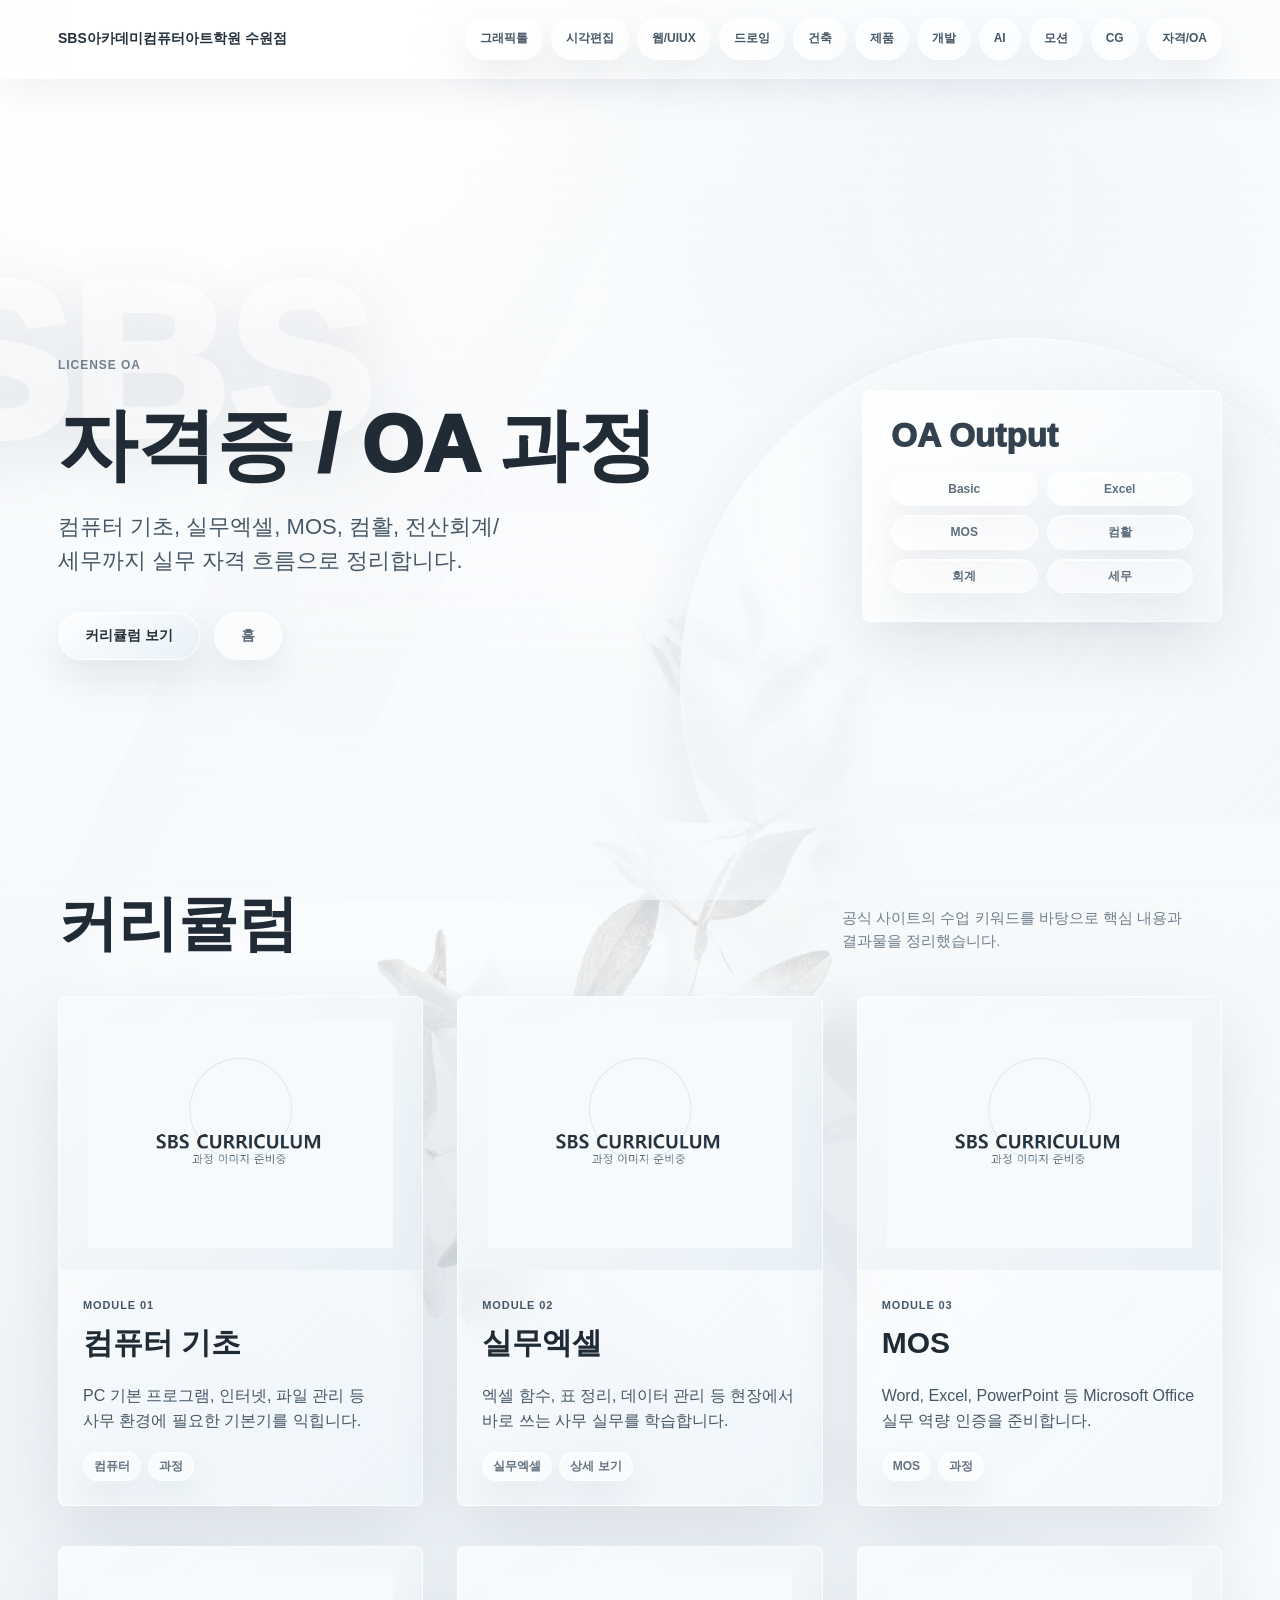
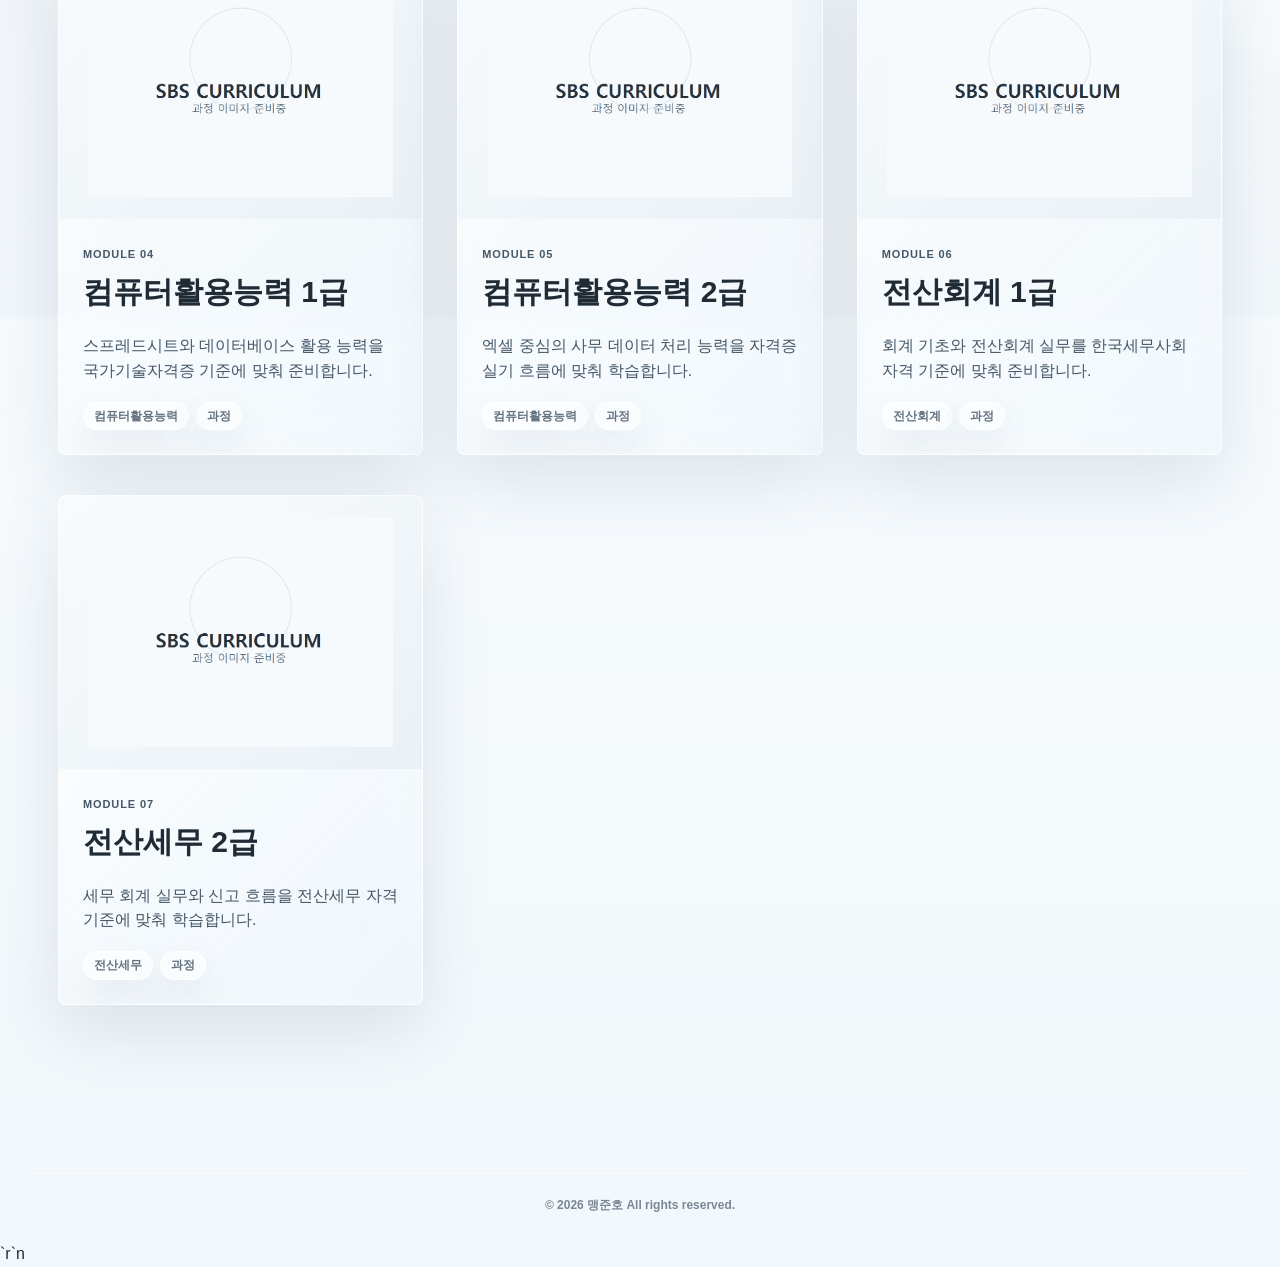
<file: license-oa.html>
<!doctype html><html lang='ko'><head><meta charset='utf-8'><meta name='viewport' content='width=device-width, initial-scale=1'><title>자격증 / OA 과정</title><meta name="description" content="SBS아카데미컴퓨터아트학원 수원점 커리큘럼 안내"><meta property="og:type" content="website"><meta property="og:title" content="자격증 / OA 과정"><meta property="og:description" content="희망하는 과목의 커리큘럼을 확인하세요."><meta property="og:url" content="https://mjh20346-alt.github.io/sbs-course-guide/license-oa.html"><meta property="og:image" content="https://mjh20346-alt.github.io/sbs-course-guide/assets/kakao-thumbnail.png"><meta property="og:image:secure_url" content="https://mjh20346-alt.github.io/sbs-course-guide/assets/kakao-thumbnail.png"><meta property="og:image:type" content="image/png"><meta property="og:image:width" content="921"><meta property="og:image:height" content="921"><meta name="twitter:card" content="summary_large_image"><meta name="twitter:image" content="https://mjh20346-alt.github.io/sbs-course-guide/assets/kakao-thumbnail.png"><link rel='stylesheet' href='assets/site.css'></head><body><header class='topbar'><nav class='nav'><a class='brand' href='index.html'><span>SBS아카데미컴퓨터아트학원 수원점</span></a><div class='nav-links'><a href="graphic-design.html">그래픽툴</a><a href="visual-editing.html">시각편집</a><a href="web-uiux.html">웹/UIUX</a><a href="artwork.html">드로잉</a><a href="interior-design.html">건축</a><a href="product-design.html">제품</a><a href="programming.html">개발</a><a href="ai-design.html">AI</a><a href="video-motion.html">모션</a><a href="cg-3d.html">CG</a><a href="license-oa.html">자격/OA</a></div></nav></header><section class='hero compact'><div class='hero-inner'><div><span class='eyebrow'>License OA</span><h1>자격증 / OA 과정</h1><p class='hero-copy'>컴퓨터 기초, 실무엑셀, MOS, 컴활, 전산회계/세무까지 실무 자격 흐름으로 정리합니다.</p><div class='hero-actions'><a class='button primary' href='#modules'>커리큘럼 보기</a><a class='button secondary' href='index.html'>홈</a></div></div><div class='hero-panel'><div class='panel-title'>OA Output</div><div class='panel-grid'><span>Basic</span><span>Excel</span><span>MOS</span><span>컴활</span><span>회계</span><span>세무</span></div></div></div></section><main><section id='modules'><div class='section-head'><h2>커리큘럼</h2><p class='section-note'>공식 사이트의 수업 키워드를 바탕으로 핵심 내용과 결과물을 정리했습니다.</p></div><div class='module-grid'><article class='module-card'><img class='module-image' src='https://sbs-suwon.kr/img/class/certification/oa/computer-ability/ca1/ca1.jpg' alt='과목 예시 이미지'><div class='module-head'><span class='kicker'>Module 01</span><h3>컴퓨터 기초</h3></div><div class='module-body'><p>PC 기본 프로그램, 인터넷, 파일 관리 등 사무 환경에 필요한 기본기를 익힙니다.</p><div class='tag-row'><span class='tag'>컴퓨터</span><span class='tag'>과정</span></div></div></article>
<a class='module-card' href='practical-excel.html' aria-label='실무엑셀 상세 과정 보기'><img class='module-image' src='https://sbs-suwon.kr/img/class/certification/oa/computer-ability/ca2/ca2.jpg' alt='과목 예시 이미지'><div class='module-head'><span class='kicker'>Module 02</span><h3>실무엑셀</h3></div><div class='module-body'><p>엑셀 함수, 표 정리, 데이터 관리 등 현장에서 바로 쓰는 사무 실무를 학습합니다.</p><div class='tag-row'><span class='tag'>실무엑셀</span><span class='tag'>상세 보기</span></div></div></a>
<article class='module-card'><img class='module-image' src='https://sbs-suwon.kr/img/class/certification/oa/mos/mos.jpg' alt='과목 예시 이미지'><div class='module-head'><span class='kicker'>Module 03</span><h3>MOS</h3></div><div class='module-body'><p>Word, Excel, PowerPoint 등 Microsoft Office 실무 역량 인증을 준비합니다.</p><div class='tag-row'><span class='tag'>MOS</span><span class='tag'>과정</span></div></div></article>
<article class='module-card'><img class='module-image' src='https://sbs-suwon.kr/img/class/certification/accounting/computer-tax/computer-accounting1/computer-accounting1.jpg' alt='과목 예시 이미지'><div class='module-head'><span class='kicker'>Module 04</span><h3>컴퓨터활용능력 1급</h3></div><div class='module-body'><p>스프레드시트와 데이터베이스 활용 능력을 국가기술자격증 기준에 맞춰 준비합니다.</p><div class='tag-row'><span class='tag'>컴퓨터활용능력</span><span class='tag'>과정</span></div></div></article>
<article class='module-card'><img class='module-image' src='https://sbs-suwon.kr/img/class/certification/accounting/computer-tax/computer-tax2/computer-tax2.jpg' alt='과목 예시 이미지'><div class='module-head'><span class='kicker'>Module 05</span><h3>컴퓨터활용능력 2급</h3></div><div class='module-body'><p>엑셀 중심의 사무 데이터 처리 능력을 자격증 실기 흐름에 맞춰 학습합니다.</p><div class='tag-row'><span class='tag'>컴퓨터활용능력</span><span class='tag'>과정</span></div></div></article>
<article class='module-card'><img class='module-image' src='https://sbs-suwon.kr/img/class/certification/accounting/fat-tat/fat1/fat1.jpg' alt='과목 예시 이미지'><div class='module-head'><span class='kicker'>Module 06</span><h3>전산회계 1급</h3></div><div class='module-body'><p>회계 기초와 전산회계 실무를 한국세무사회 자격 기준에 맞춰 준비합니다.</p><div class='tag-row'><span class='tag'>전산회계</span><span class='tag'>과정</span></div></div></article>
<article class='module-card'><img class='module-image' src='https://sbs-suwon.kr/img/class/certification/accounting/financial-manager/financial-manager/financial-manager.jpg' alt='과목 예시 이미지'><div class='module-head'><span class='kicker'>Module 07</span><h3>전산세무 2급</h3></div><div class='module-body'><p>세무 회계 실무와 신고 흐름을 전산세무 자격 기준에 맞춰 학습합니다.</p><div class='tag-row'><span class='tag'>전산세무</span><span class='tag'>과정</span></div></div></article></div></section></main><footer class='site-footer'>&copy; 2026 맹준호 All rights reserved.</footer>  <script src="assets/site.js" defer></script>`r`n</body></html>
</file>
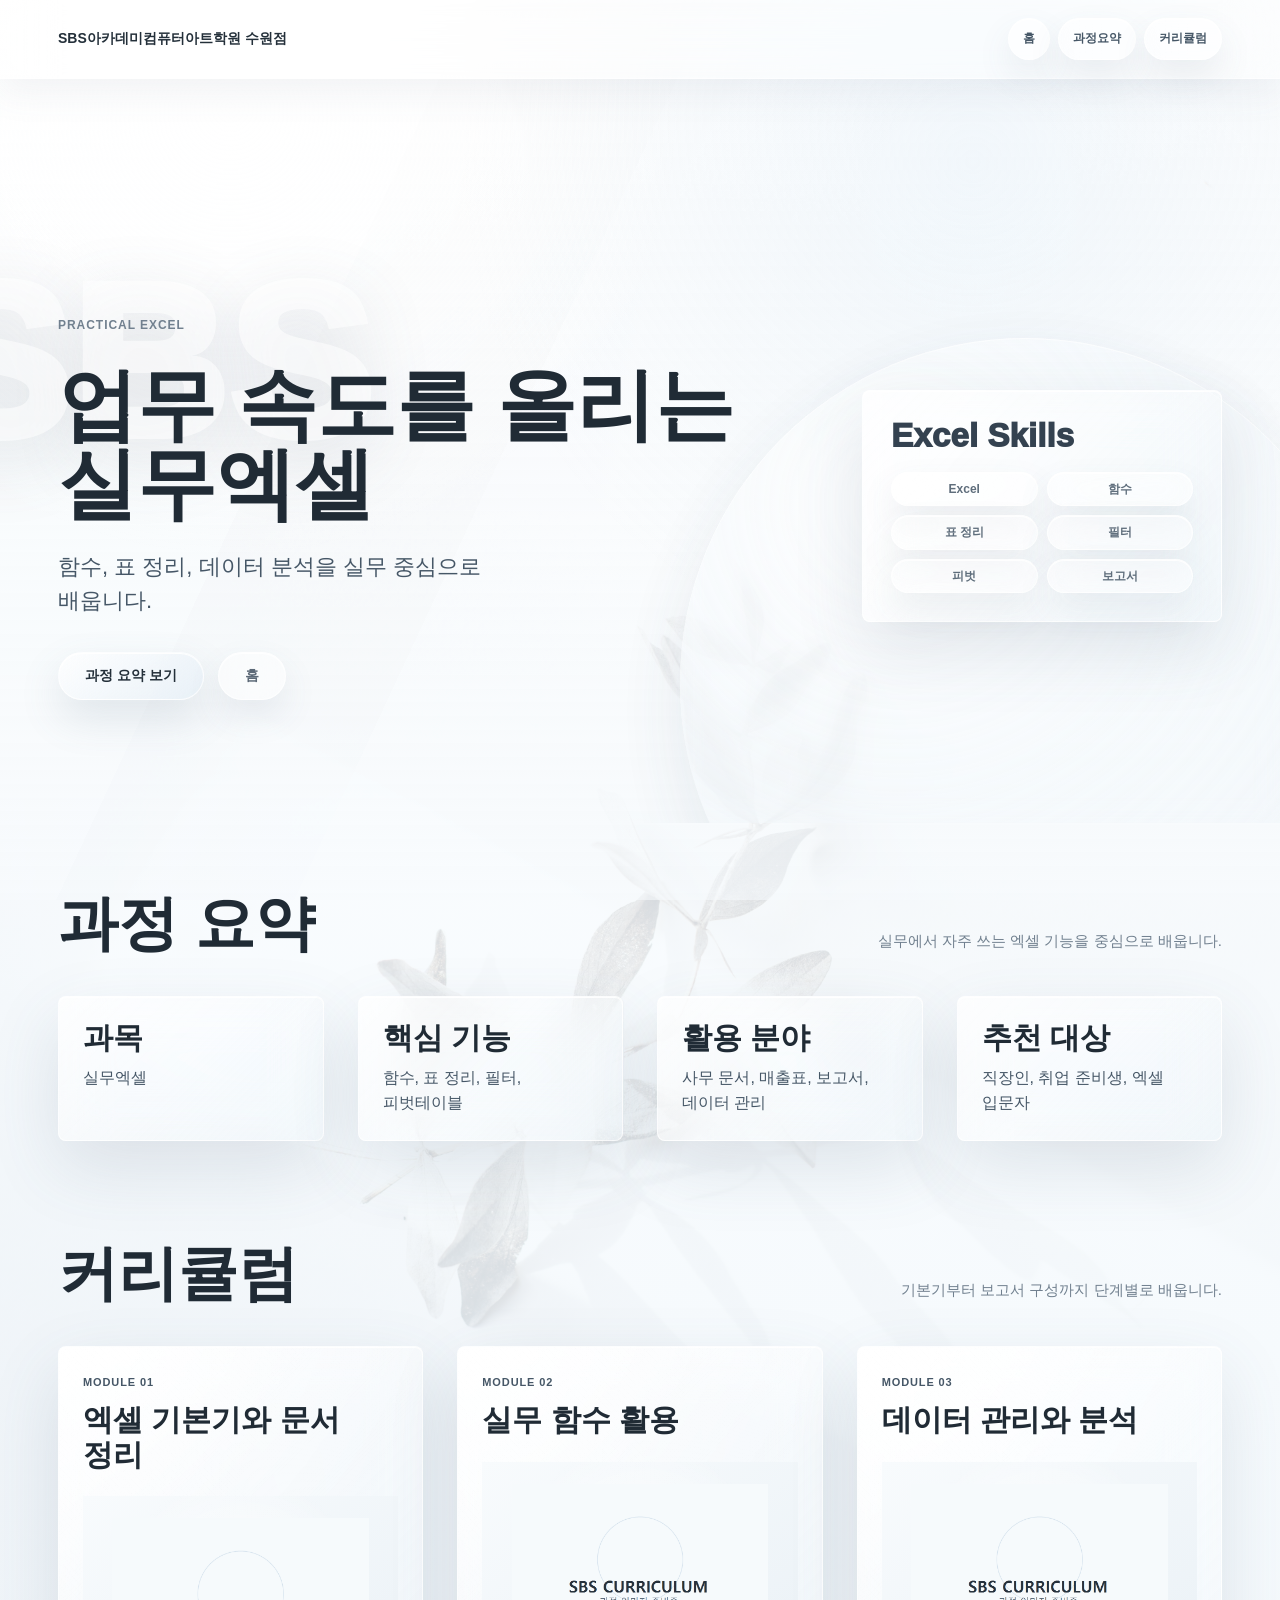
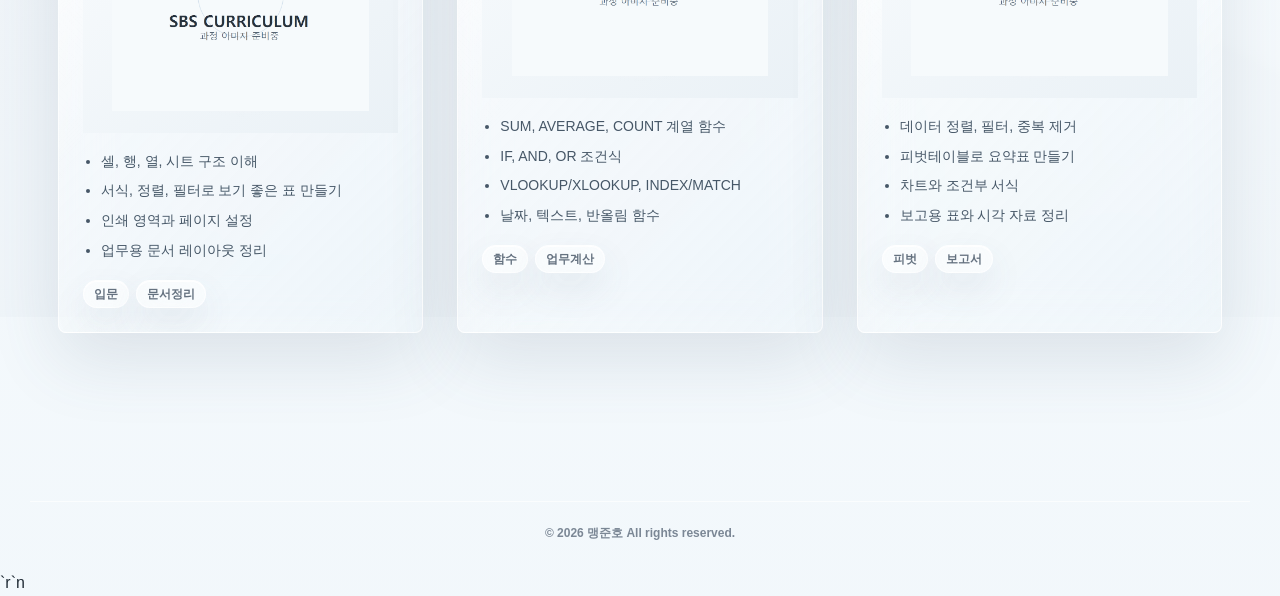
<file: practical-excel.html>
<!doctype html>
<html lang="ko">
<head>
  <meta charset="utf-8">
  <meta name="viewport" content="width=device-width, initial-scale=1">
  <title>실무엑셀 과정 안내</title>
  <meta name="description" content="SBS아카데미컴퓨터아트학원 수원점 커리큘럼 안내"><meta property="og:type" content="website"><meta property="og:title" content="실무엑셀 과정 안내"><meta property="og:description" content="희망하는 과목의 커리큘럼을 확인하세요."><meta property="og:url" content="https://mjh20346-alt.github.io/sbs-course-guide/practical-excel.html"><meta property="og:image" content="https://mjh20346-alt.github.io/sbs-course-guide/assets/kakao-thumbnail.png"><meta property="og:image:secure_url" content="https://mjh20346-alt.github.io/sbs-course-guide/assets/kakao-thumbnail.png"><meta property="og:image:type" content="image/png"><meta property="og:image:width" content="921"><meta property="og:image:height" content="921"><meta name="twitter:card" content="summary_large_image"><meta name="twitter:image" content="https://mjh20346-alt.github.io/sbs-course-guide/assets/kakao-thumbnail.png"><link rel="stylesheet" href="assets/site.css">
</head>
<body>
  <header class="topbar">
    <nav class="nav" aria-label="주요 메뉴">
      <a class="brand" href="index.html"><span>SBS아카데미컴퓨터아트학원 수원점</span></a>
      <span class="contact-chip">담당: 맹준호 교육팀장</span><div class="nav-links">
        <a href="index.html">홈</a>
        <a href="#schedule">과정요약</a>
        <a href="#modules">커리큘럼</a>
        </div>
    </nav>
  </header>

  <section class="hero compact">
    <div class="hero-inner">
      <div>
        <span class="eyebrow">Practical Excel</span>
        <h1>업무 속도를 올리는 실무엑셀</h1>
        <p class="hero-copy">함수, 표 정리, 데이터 분석을 실무 중심으로 배웁니다.</p>
        <div class="hero-actions">
          <a class="button primary" href="#schedule">과정 요약 보기</a>
          <a class="button secondary" href="index.html">홈</a>
        </div>
      </div>
      <div class="hero-panel">
        <div class="panel-title">Excel Skills</div>
        <div class="panel-grid">
          <span>Excel</span><span>함수</span><span>표 정리</span><span>필터</span><span>피벗</span><span>보고서</span>
        </div>
      </div>
    </div>
  </section>

  <main>
    <section id="schedule">
      <div class="section-head">
        <h2>과정 요약</h2>
        <p class="section-note">실무에서 자주 쓰는 엑셀 기능을 중심으로 배웁니다.</p>
      </div>
      <div class="summary-grid">
        <article class="summary-card"><h3>과목</h3><p>실무엑셀</p></article>
        <article class="summary-card"><h3>핵심 기능</h3><p>함수, 표 정리, 필터, 피벗테이블</p></article>
        <article class="summary-card"><h3>활용 분야</h3><p>사무 문서, 매출표, 보고서, 데이터 관리</p></article>
        <article class="summary-card"><h3>추천 대상</h3><p>직장인, 취업 준비생, 엑셀 입문자</p></article>
      </div>
    </section>

    <section id="modules">
      <div class="section-head">
        <h2>커리큘럼</h2>
        <p class="section-note">기본기부터 보고서 구성까지 단계별로 배웁니다.</p>
      </div>
      <div class="module-grid">
        <article class="module-card">
          <div class="module-head"><span class="kicker">Module 01</span><h3>엑셀 기본기와 문서 정리</h3></div>
          <div class="module-body"><img class='module-image' src='https://sbs-suwon.kr/img/class/certification/oa/computer-ability/ca1/ca1.jpg' alt='과목 예시 이미지'>
            <ul>
              <li>셀, 행, 열, 시트 구조 이해</li>
              <li>서식, 정렬, 필터로 보기 좋은 표 만들기</li>
              <li>인쇄 영역과 페이지 설정</li>
              <li>업무용 문서 레이아웃 정리</li>
            </ul>
            <div class="tag-row"><span class="tag">입문</span><span class="tag">문서정리</span></div>
          </div>
        </article>
        <article class="module-card">
          <div class="module-head"><span class="kicker">Module 02</span><h3>실무 함수 활용</h3></div>
          <div class="module-body"><img class='module-image' src='https://sbs-suwon.kr/img/class/certification/oa/computer-ability/ca2/ca2.jpg' alt='과목 예시 이미지'>
            <ul>
              <li>SUM, AVERAGE, COUNT 계열 함수</li>
              <li>IF, AND, OR 조건식</li>
              <li>VLOOKUP/XLOOKUP, INDEX/MATCH</li>
              <li>날짜, 텍스트, 반올림 함수</li>
            </ul>
            <div class="tag-row"><span class="tag">함수</span><span class="tag">업무계산</span></div>
          </div>
        </article>
        <article class="module-card">
          <div class="module-head"><span class="kicker">Module 03</span><h3>데이터 관리와 분석</h3></div>
          <div class="module-body"><img class='module-image' src='https://sbs-suwon.kr/img/class/certification/oa/mos/mos.jpg' alt='과목 예시 이미지'>
            <ul>
              <li>데이터 정렬, 필터, 중복 제거</li>
              <li>피벗테이블로 요약표 만들기</li>
              <li>차트와 조건부 서식</li>
              <li>보고용 표와 시각 자료 정리</li>
            </ul>
            <div class="tag-row"><span class="tag">피벗</span><span class="tag">보고서</span></div>
          </div>
        </article>
      </div>
    </section>

    

    
  </main>
  <footer class="site-footer">&copy; 2026 맹준호 All rights reserved.</footer>
  <script src="assets/site.js" defer></script>`r`n</body>
</html>
</file>
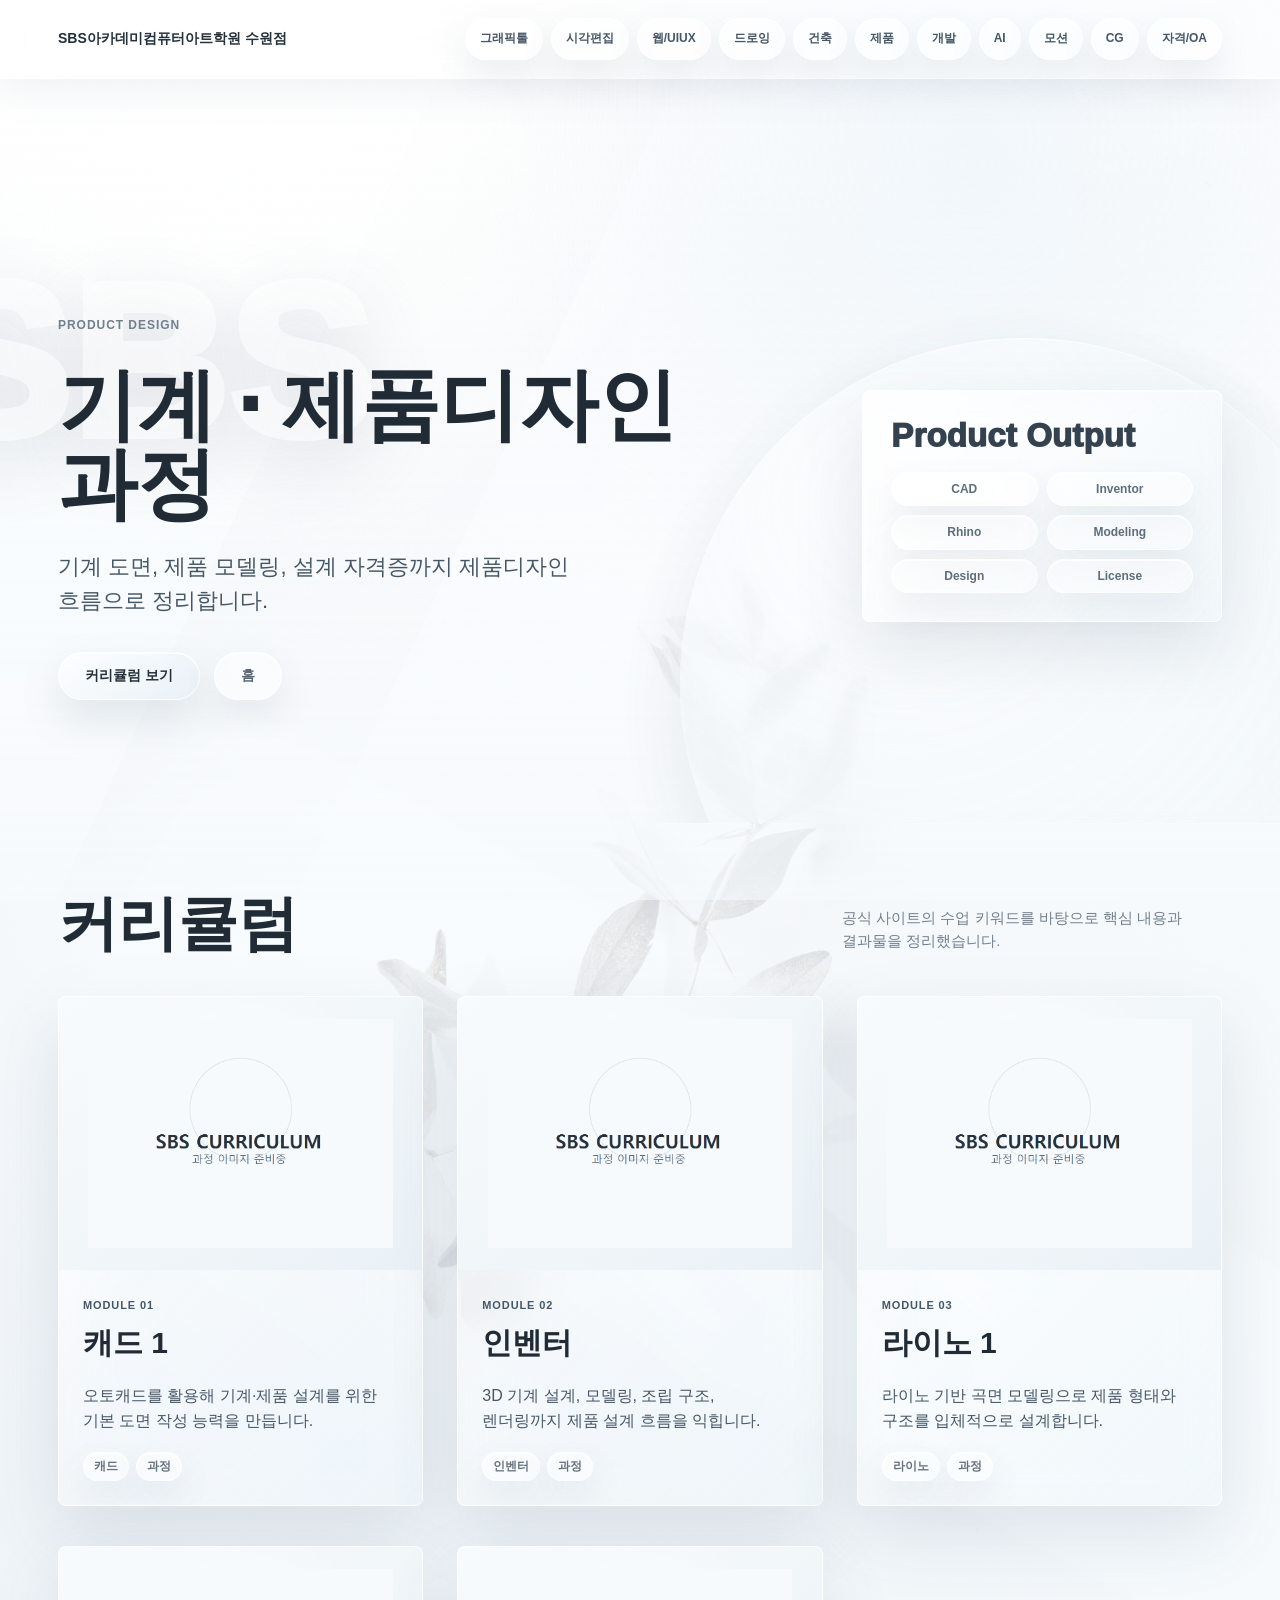
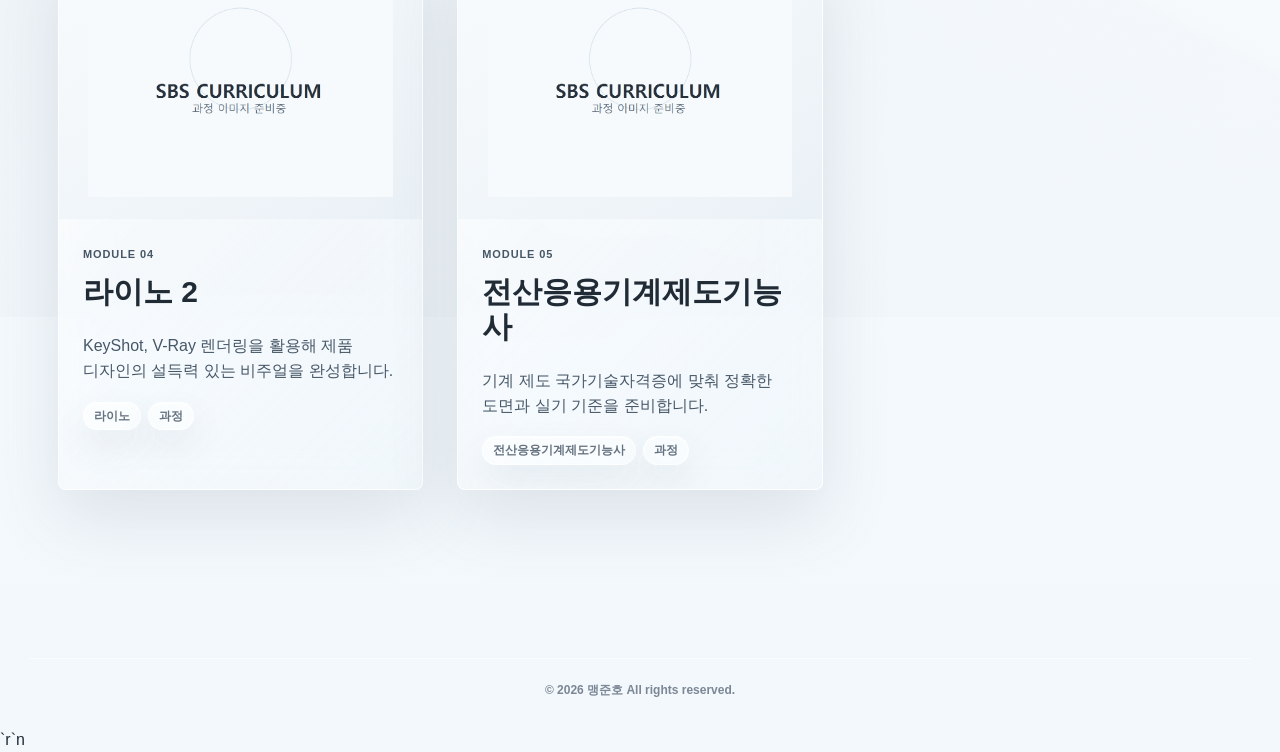
<file: product-design.html>
<!doctype html><html lang='ko'><head><meta charset='utf-8'><meta name='viewport' content='width=device-width, initial-scale=1'><title>기계 · 제품디자인 과정</title><meta name="description" content="SBS아카데미컴퓨터아트학원 수원점 커리큘럼 안내"><meta property="og:type" content="website"><meta property="og:title" content="기계 · 제품디자인 과정"><meta property="og:description" content="희망하는 과목의 커리큘럼을 확인하세요."><meta property="og:url" content="https://mjh20346-alt.github.io/sbs-course-guide/product-design.html"><meta property="og:image" content="https://mjh20346-alt.github.io/sbs-course-guide/assets/kakao-thumbnail.png"><meta property="og:image:secure_url" content="https://mjh20346-alt.github.io/sbs-course-guide/assets/kakao-thumbnail.png"><meta property="og:image:type" content="image/png"><meta property="og:image:width" content="921"><meta property="og:image:height" content="921"><meta name="twitter:card" content="summary_large_image"><meta name="twitter:image" content="https://mjh20346-alt.github.io/sbs-course-guide/assets/kakao-thumbnail.png"><link rel='stylesheet' href='assets/site.css'></head><body><header class='topbar'><nav class='nav'><a class='brand' href='index.html'><span>SBS아카데미컴퓨터아트학원 수원점</span></a><div class='nav-links'><a href="graphic-design.html">그래픽툴</a><a href="visual-editing.html">시각편집</a><a href="web-uiux.html">웹/UIUX</a><a href="artwork.html">드로잉</a><a href="interior-design.html">건축</a><a href="product-design.html">제품</a><a href="programming.html">개발</a><a href="ai-design.html">AI</a><a href="video-motion.html">모션</a><a href="cg-3d.html">CG</a><a href="license-oa.html">자격/OA</a></div></nav></header><section class='hero compact'><div class='hero-inner'><div><span class='eyebrow'>Product Design</span><h1>기계 · 제품디자인 과정</h1><p class='hero-copy'>기계 도면, 제품 모델링, 설계 자격증까지 제품디자인 흐름으로 정리합니다.</p><div class='hero-actions'><a class='button primary' href='#modules'>커리큘럼 보기</a><a class='button secondary' href='index.html'>홈</a></div></div><div class='hero-panel'><div class='panel-title'>Product Output</div><div class='panel-grid'><span>CAD</span><span>Inventor</span><span>Rhino</span><span>Modeling</span><span>Design</span><span>License</span></div></div></div></section><main><section id='modules'><div class='section-head'><h2>커리큘럼</h2><p class='section-note'>공식 사이트의 수업 키워드를 바탕으로 핵심 내용과 결과물을 정리했습니다.</p></div><div class='module-grid'><article class='module-card'><img class='module-image' src='https://sbs-suwon.kr/img/class/interior/interior/autocad/autocad.jpg' alt='과목 예시 이미지'><div class='module-head'><span class='kicker'>Module 01</span><h3>캐드 1</h3></div><div class='module-body'><p>오토캐드를 활용해 기계·제품 설계를 위한 기본 도면 작성 능력을 만듭니다.</p><div class='tag-row'><span class='tag'>캐드</span><span class='tag'>과정</span></div></div></article>
<article class='module-card'><img class='module-image' src='https://sbs-suwon.kr/img/class/interior/interior/3dsmax/3dsmax.jpg' alt='과목 예시 이미지'><div class='module-head'><span class='kicker'>Module 02</span><h3>인벤터</h3></div><div class='module-body'><p>3D 기계 설계, 모델링, 조립 구조, 렌더링까지 제품 설계 흐름을 익힙니다.</p><div class='tag-row'><span class='tag'>인벤터</span><span class='tag'>과정</span></div></div></article>
<article class='module-card'><img class='module-image' src='https://sbs-suwon.kr/img/class/interior/vmd/rhinoceros/rhinoceros.jpg' alt='과목 예시 이미지'><div class='module-head'><span class='kicker'>Module 03</span><h3>라이노 1</h3></div><div class='module-body'><p>라이노 기반 곡면 모델링으로 제품 형태와 구조를 입체적으로 설계합니다.</p><div class='tag-row'><span class='tag'>라이노</span><span class='tag'>과정</span></div></div></article>
<article class='module-card'><img class='module-image' src='https://sbs-suwon.kr/img/class/interior/interior/space-basic/space-basic.jpg' alt='과목 예시 이미지'><div class='module-head'><span class='kicker'>Module 04</span><h3>라이노 2</h3></div><div class='module-body'><p>KeyShot, V-Ray 렌더링을 활용해 제품 디자인의 설득력 있는 비주얼을 완성합니다.</p><div class='tag-row'><span class='tag'>라이노</span><span class='tag'>과정</span></div></div></article>
<article class='module-card'><img class='module-image' src='https://sbs-suwon.kr/img/class/interior/vmd/vmd-sketch/vmd-sketch.jpg' alt='과목 예시 이미지'><div class='module-head'><span class='kicker'>Module 05</span><h3>전산응용기계제도기능사</h3></div><div class='module-body'><p>기계 제도 국가기술자격증에 맞춰 정확한 도면과 실기 기준을 준비합니다.</p><div class='tag-row'><span class='tag'>전산응용기계제도기능사</span><span class='tag'>과정</span></div></div></article></div></section></main><footer class='site-footer'>&copy; 2026 맹준호 All rights reserved.</footer>  <script src="assets/site.js" defer></script>`r`n</body></html>
</file>
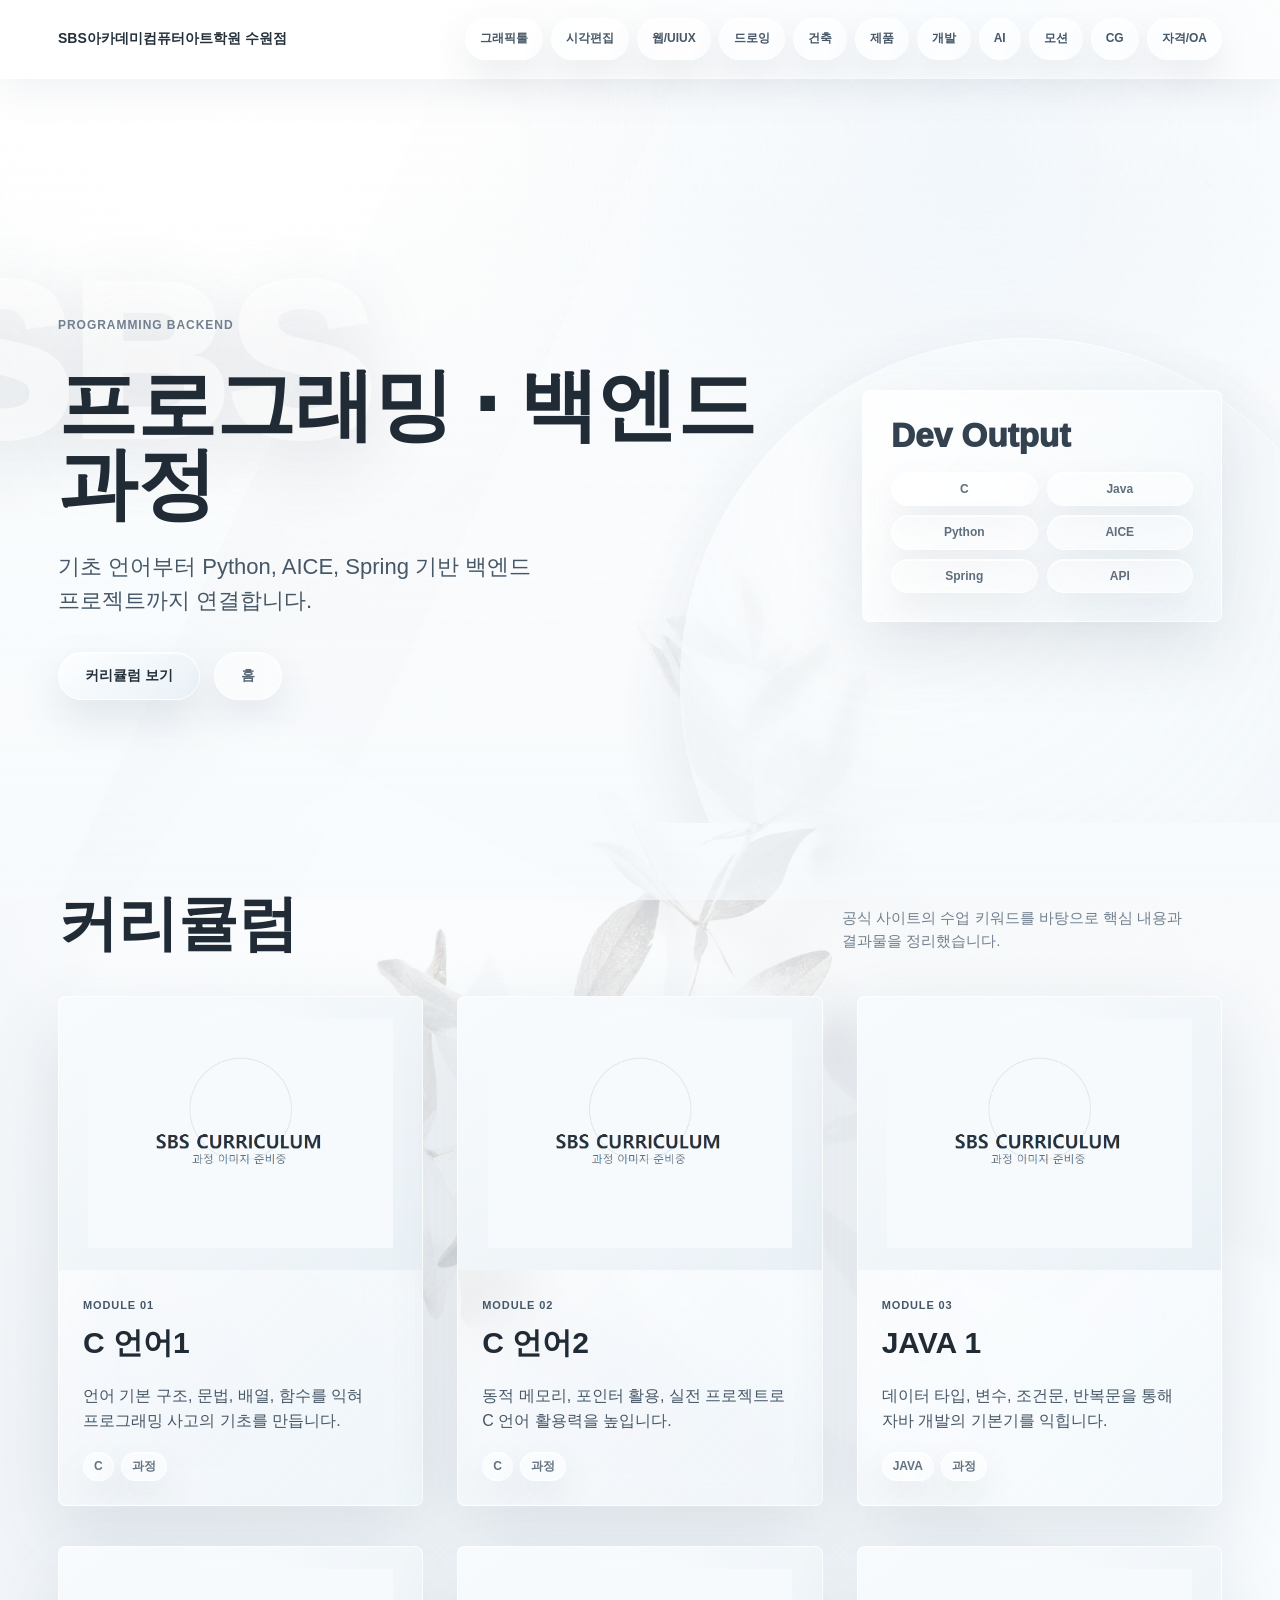
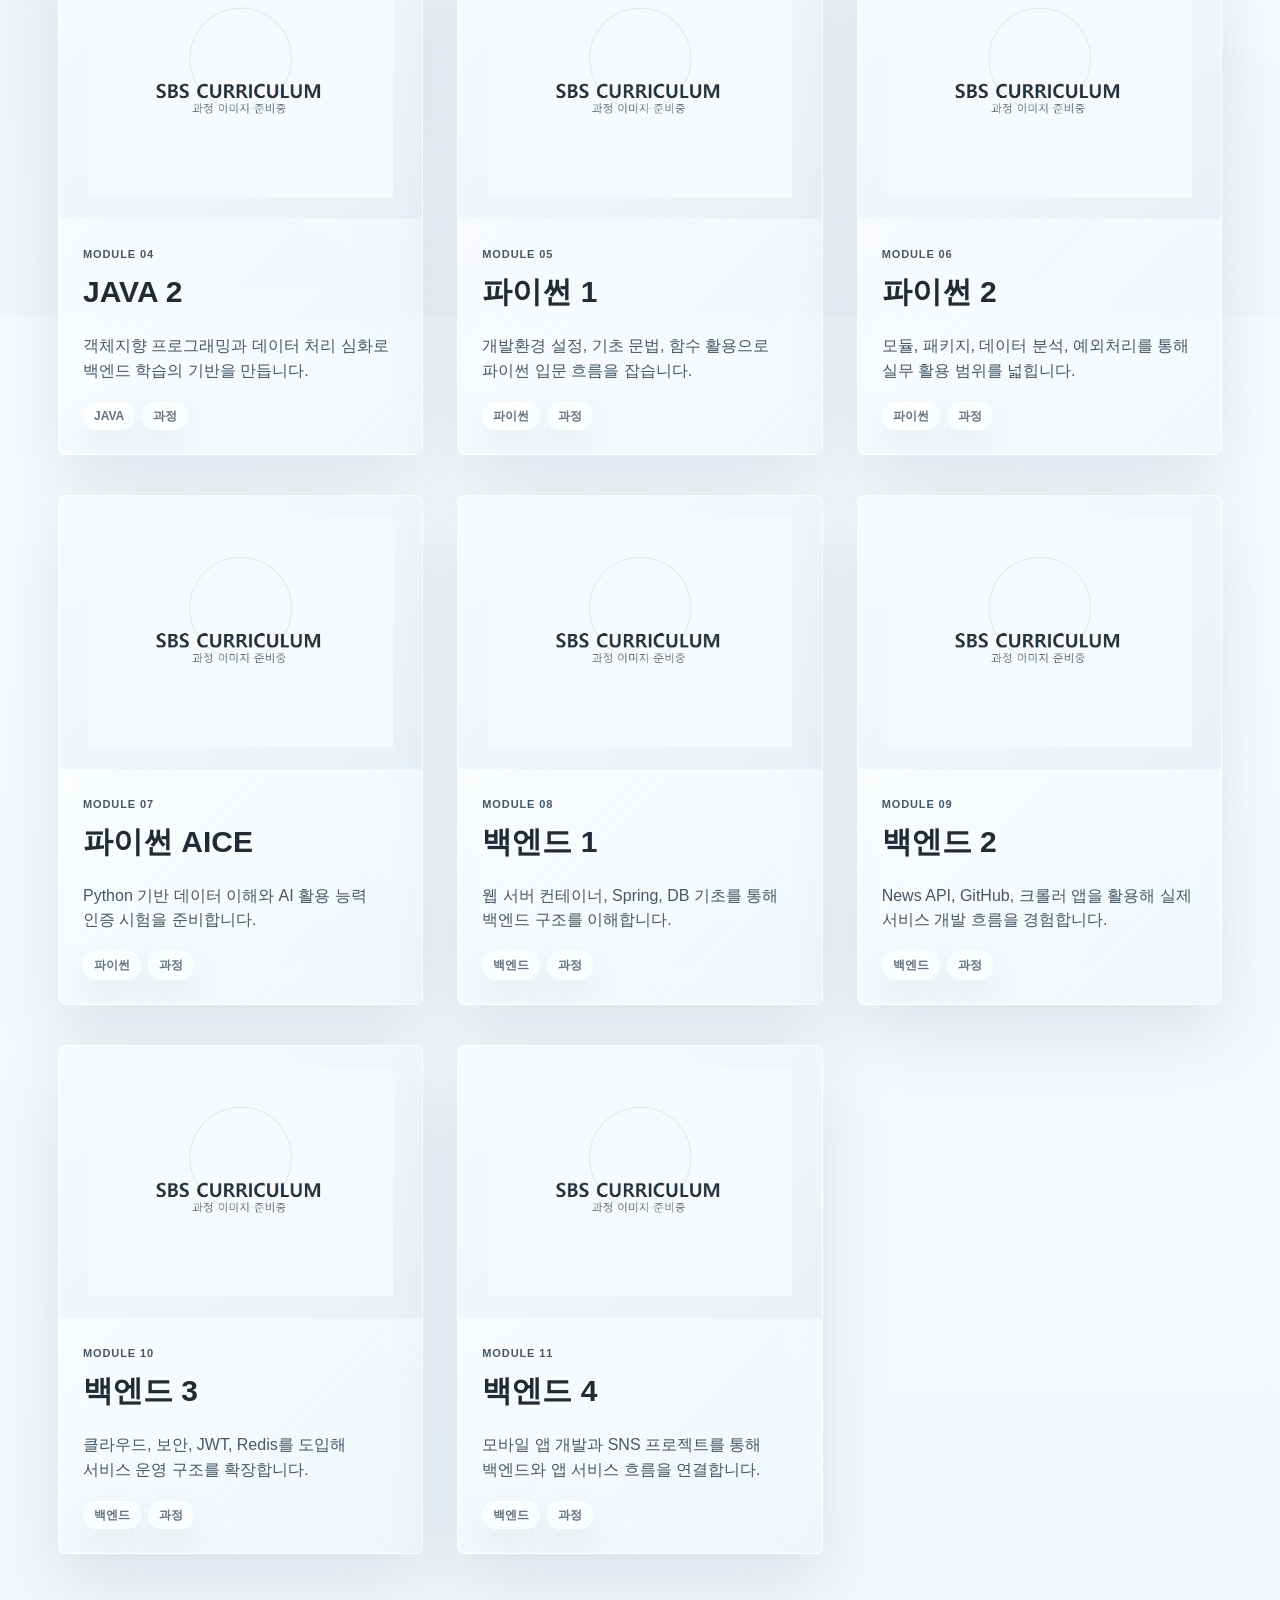
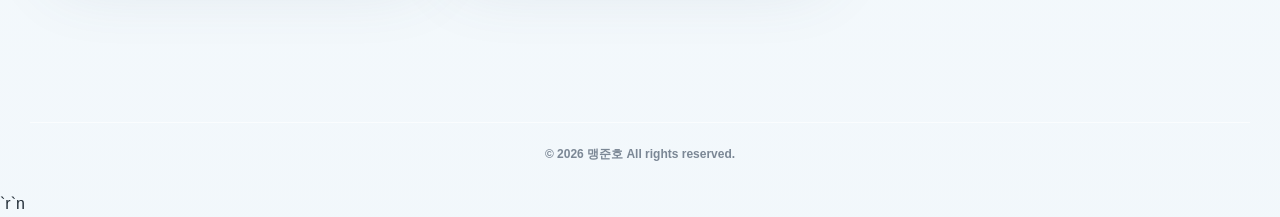
<file: programming.html>
<!doctype html><html lang='ko'><head><meta charset='utf-8'><meta name='viewport' content='width=device-width, initial-scale=1'><title>프로그래밍 · 백엔드 과정</title><meta name="description" content="SBS아카데미컴퓨터아트학원 수원점 커리큘럼 안내"><meta property="og:type" content="website"><meta property="og:title" content="프로그래밍 · 백엔드 과정"><meta property="og:description" content="희망하는 과목의 커리큘럼을 확인하세요."><meta property="og:url" content="https://mjh20346-alt.github.io/sbs-course-guide/programming.html"><meta property="og:image" content="https://mjh20346-alt.github.io/sbs-course-guide/assets/kakao-thumbnail.png"><meta property="og:image:secure_url" content="https://mjh20346-alt.github.io/sbs-course-guide/assets/kakao-thumbnail.png"><meta property="og:image:type" content="image/png"><meta property="og:image:width" content="921"><meta property="og:image:height" content="921"><meta name="twitter:card" content="summary_large_image"><meta name="twitter:image" content="https://mjh20346-alt.github.io/sbs-course-guide/assets/kakao-thumbnail.png"><link rel='stylesheet' href='assets/site.css'></head><body><header class='topbar'><nav class='nav'><a class='brand' href='index.html'><span>SBS아카데미컴퓨터아트학원 수원점</span></a><div class='nav-links'><a href="graphic-design.html">그래픽툴</a><a href="visual-editing.html">시각편집</a><a href="web-uiux.html">웹/UIUX</a><a href="artwork.html">드로잉</a><a href="interior-design.html">건축</a><a href="product-design.html">제품</a><a href="programming.html">개발</a><a href="ai-design.html">AI</a><a href="video-motion.html">모션</a><a href="cg-3d.html">CG</a><a href="license-oa.html">자격/OA</a></div></nav></header><section class='hero compact'><div class='hero-inner'><div><span class='eyebrow'>Programming Backend</span><h1>프로그래밍 · 백엔드 과정</h1><p class='hero-copy'>기초 언어부터 Python, AICE, Spring 기반 백엔드 프로젝트까지 연결합니다.</p><div class='hero-actions'><a class='button primary' href='#modules'>커리큘럼 보기</a><a class='button secondary' href='index.html'>홈</a></div></div><div class='hero-panel'><div class='panel-title'>Dev Output</div><div class='panel-grid'><span>C</span><span>Java</span><span>Python</span><span>AICE</span><span>Spring</span><span>API</span></div></div></div></section><main><section id='modules'><div class='section-head'><h2>커리큘럼</h2><p class='section-note'>공식 사이트의 수업 키워드를 바탕으로 핵심 내용과 결과물을 정리했습니다.</p></div><div class='module-grid'><article class='module-card'><img class='module-image' src='https://sbs-suwon.kr/img/class/web/frontend/ui-impl/ui-impl.jpg' alt='과목 예시 이미지'><div class='module-head'><span class='kicker'>Module 01</span><h3>C 언어1</h3></div><div class='module-body'><p>언어 기본 구조, 문법, 배열, 함수를 익혀 프로그래밍 사고의 기초를 만듭니다.</p><div class='tag-row'><span class='tag'>C</span><span class='tag'>과정</span></div></div></article>
<article class='module-card'><img class='module-image' src='https://sbs-suwon.kr/img/class/web/weeks/ui-impl/week01.jpg' alt='과목 예시 이미지'><div class='module-head'><span class='kicker'>Module 02</span><h3>C 언어2</h3></div><div class='module-body'><p>동적 메모리, 포인터 활용, 실전 프로젝트로 C 언어 활용력을 높입니다.</p><div class='tag-row'><span class='tag'>C</span><span class='tag'>과정</span></div></div></article>
<article class='module-card'><img class='module-image' src='https://sbs-suwon.kr/img/class/web/weeks/ui-impl/week02.jpg' alt='과목 예시 이미지'><div class='module-head'><span class='kicker'>Module 03</span><h3>JAVA 1</h3></div><div class='module-body'><p>데이터 타입, 변수, 조건문, 반복문을 통해 자바 개발의 기본기를 익힙니다.</p><div class='tag-row'><span class='tag'>JAVA</span><span class='tag'>과정</span></div></div></article>
<article class='module-card'><img class='module-image' src='https://sbs-suwon.kr/img/class/web/weeks/ui-impl/week03.jpg' alt='과목 예시 이미지'><div class='module-head'><span class='kicker'>Module 04</span><h3>JAVA 2</h3></div><div class='module-body'><p>객체지향 프로그래밍과 데이터 처리 심화로 백엔드 학습의 기반을 만듭니다.</p><div class='tag-row'><span class='tag'>JAVA</span><span class='tag'>과정</span></div></div></article>
<article class='module-card'><img class='module-image' src='https://sbs-suwon.kr/img/class/web/weeks/ui-impl/week04.jpg' alt='과목 예시 이미지'><div class='module-head'><span class='kicker'>Module 05</span><h3>파이썬 1</h3></div><div class='module-body'><p>개발환경 설정, 기초 문법, 함수 활용으로 파이썬 입문 흐름을 잡습니다.</p><div class='tag-row'><span class='tag'>파이썬</span><span class='tag'>과정</span></div></div></article>
<article class='module-card'><img class='module-image' src='http://cdn.koreaedugroup.com/sbsfile/gallery_img/24(1).jpg' alt='과목 예시 이미지'><div class='module-head'><span class='kicker'>Module 06</span><h3>파이썬 2</h3></div><div class='module-body'><p>모듈, 패키지, 데이터 분석, 예외처리를 통해 실무 활용 범위를 넓힙니다.</p><div class='tag-row'><span class='tag'>파이썬</span><span class='tag'>과정</span></div></div></article>
<article class='module-card'><img class='module-image' src='http://cdn.koreaedugroup.com/sbsfile/gallery_img/25(1).jpg' alt='과목 예시 이미지'><div class='module-head'><span class='kicker'>Module 07</span><h3>파이썬 AICE</h3></div><div class='module-body'><p>Python 기반 데이터 이해와 AI 활용 능력 인증 시험을 준비합니다.</p><div class='tag-row'><span class='tag'>파이썬</span><span class='tag'>과정</span></div></div></article>
<article class='module-card'><img class='module-image' src='http://cdn.koreaedugroup.com/sbsfile/gallery_img/22(8).jpg' alt='과목 예시 이미지'><div class='module-head'><span class='kicker'>Module 08</span><h3>백엔드 1</h3></div><div class='module-body'><p>웹 서버 컨테이너, Spring, DB 기초를 통해 백엔드 구조를 이해합니다.</p><div class='tag-row'><span class='tag'>백엔드</span><span class='tag'>과정</span></div></div></article>
<article class='module-card'><img class='module-image' src='http://cdn.koreaedugroup.com/sbsfile/gallery_img/11(7).jpg' alt='과목 예시 이미지'><div class='module-head'><span class='kicker'>Module 09</span><h3>백엔드 2</h3></div><div class='module-body'><p>News API, GitHub, 크롤러 앱을 활용해 실제 서비스 개발 흐름을 경험합니다.</p><div class='tag-row'><span class='tag'>백엔드</span><span class='tag'>과정</span></div></div></article>
<article class='module-card'><img class='module-image' src='https://sbs-suwon.kr/img/review/web008.jpg' alt='과목 예시 이미지'><div class='module-head'><span class='kicker'>Module 10</span><h3>백엔드 3</h3></div><div class='module-body'><p>클라우드, 보안, JWT, Redis를 도입해 서비스 운영 구조를 확장합니다.</p><div class='tag-row'><span class='tag'>백엔드</span><span class='tag'>과정</span></div></div></article>
<article class='module-card'><img class='module-image' src='https://sbs-suwon.kr/img/review/web009.jpg' alt='과목 예시 이미지'><div class='module-head'><span class='kicker'>Module 11</span><h3>백엔드 4</h3></div><div class='module-body'><p>모바일 앱 개발과 SNS 프로젝트를 통해 백엔드와 앱 서비스 흐름을 연결합니다.</p><div class='tag-row'><span class='tag'>백엔드</span><span class='tag'>과정</span></div></div></article></div></section></main><footer class='site-footer'>&copy; 2026 맹준호 All rights reserved.</footer>  <script src="assets/site.js" defer></script>`r`n</body></html>
</file>
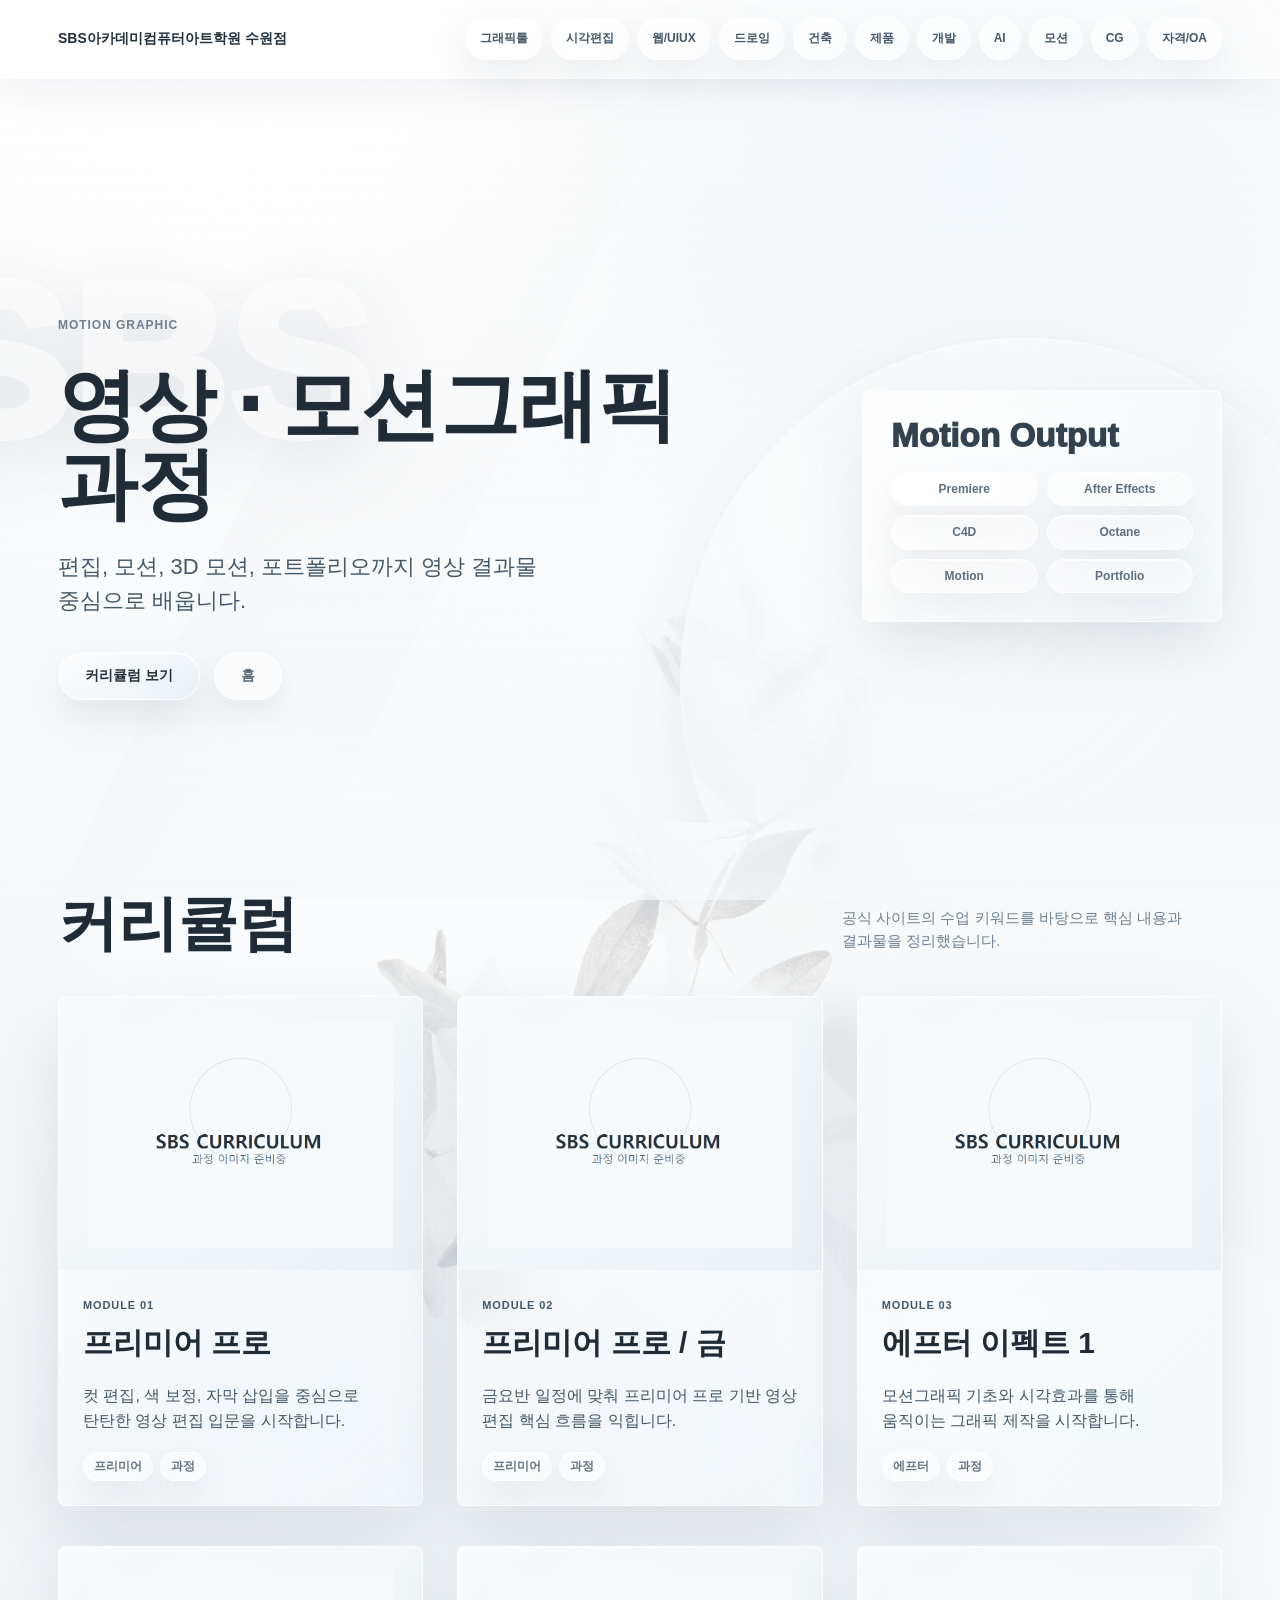
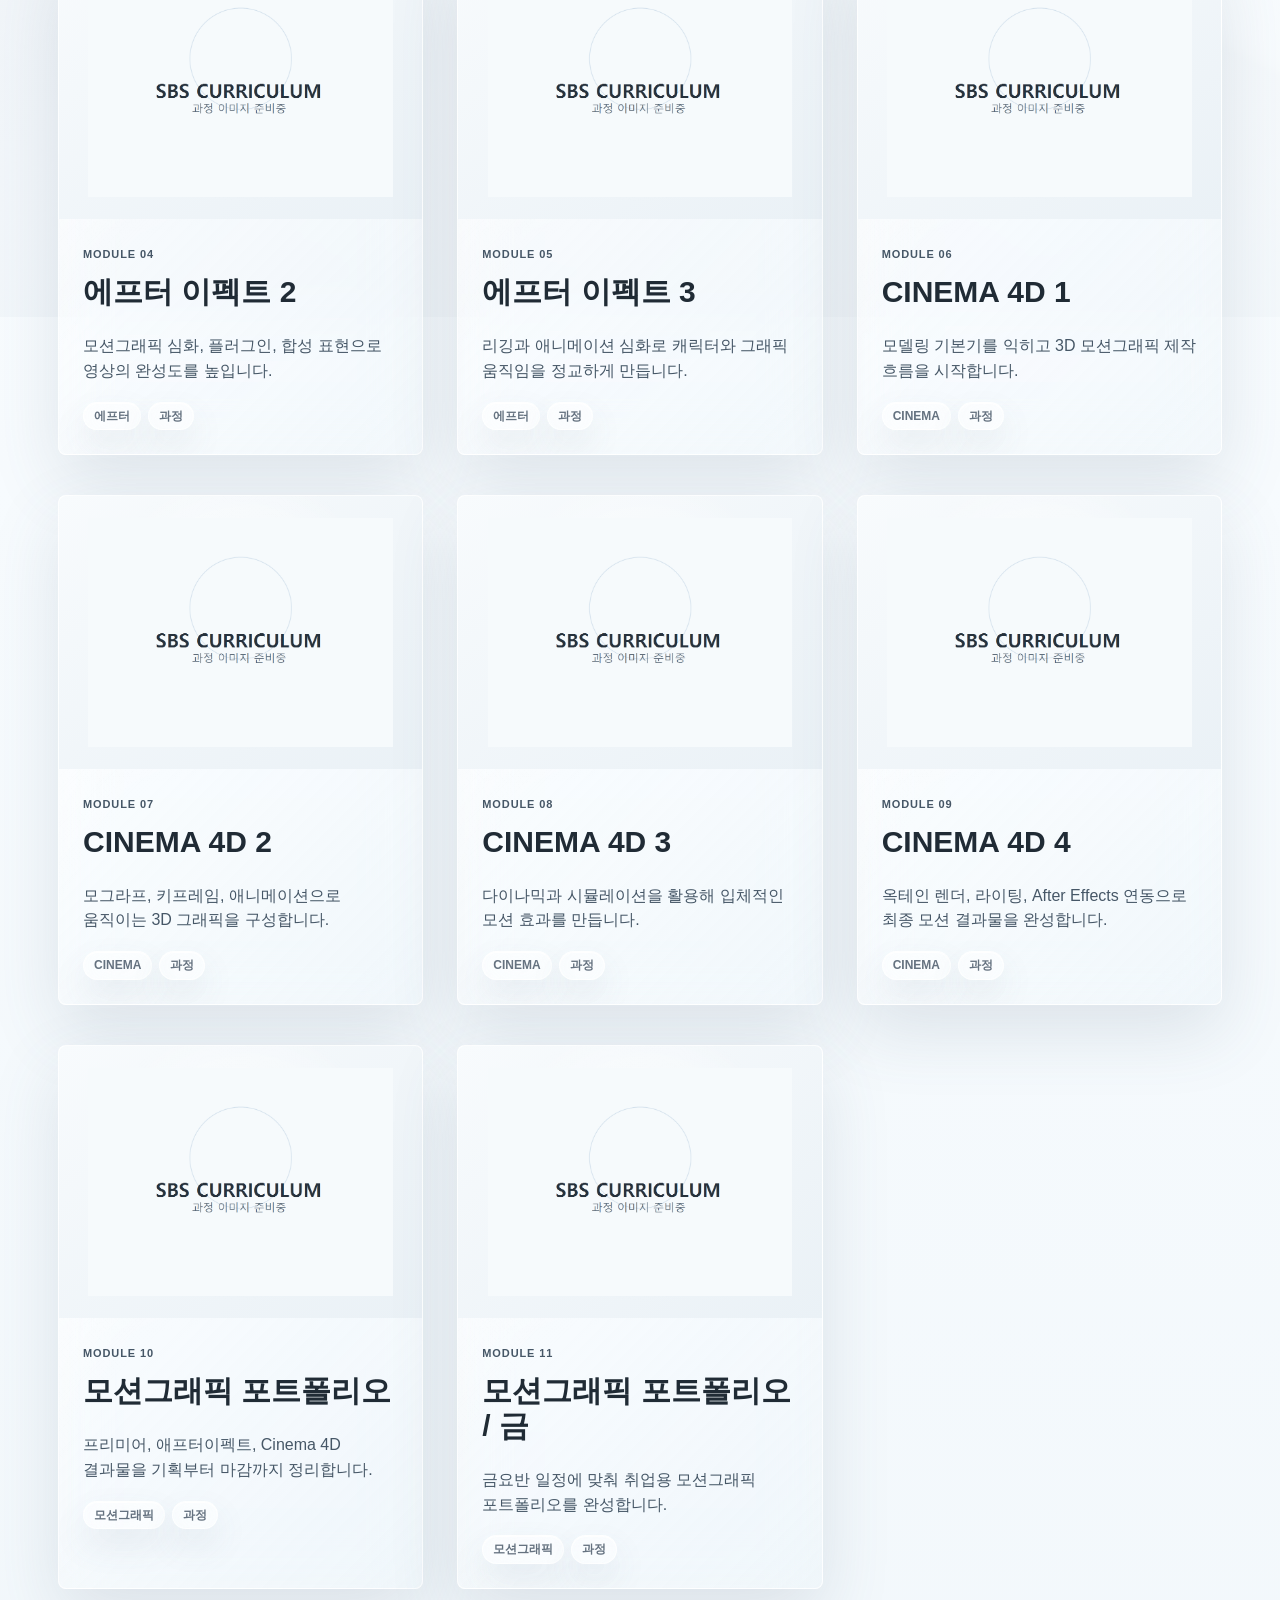
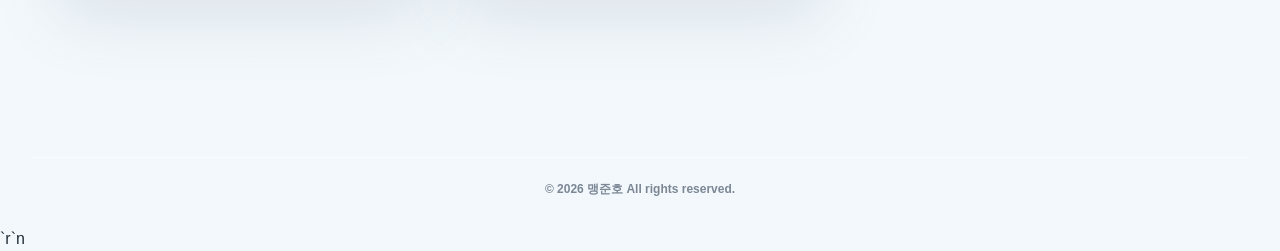
<file: video-motion.html>
<!doctype html><html lang='ko'><head><meta charset='utf-8'><meta name='viewport' content='width=device-width, initial-scale=1'><title>영상 · 모션그래픽 과정</title><meta name="description" content="SBS아카데미컴퓨터아트학원 수원점 커리큘럼 안내"><meta property="og:type" content="website"><meta property="og:title" content="영상 · 모션그래픽 과정"><meta property="og:description" content="희망하는 과목의 커리큘럼을 확인하세요."><meta property="og:url" content="https://mjh20346-alt.github.io/sbs-course-guide/video-motion.html"><meta property="og:image" content="https://mjh20346-alt.github.io/sbs-course-guide/assets/kakao-thumbnail.png"><meta property="og:image:secure_url" content="https://mjh20346-alt.github.io/sbs-course-guide/assets/kakao-thumbnail.png"><meta property="og:image:type" content="image/png"><meta property="og:image:width" content="921"><meta property="og:image:height" content="921"><meta name="twitter:card" content="summary_large_image"><meta name="twitter:image" content="https://mjh20346-alt.github.io/sbs-course-guide/assets/kakao-thumbnail.png"><link rel='stylesheet' href='assets/site.css'></head><body><header class='topbar'><nav class='nav'><a class='brand' href='index.html'><span>SBS아카데미컴퓨터아트학원 수원점</span></a><div class='nav-links'><a href="graphic-design.html">그래픽툴</a><a href="visual-editing.html">시각편집</a><a href="web-uiux.html">웹/UIUX</a><a href="artwork.html">드로잉</a><a href="interior-design.html">건축</a><a href="product-design.html">제품</a><a href="programming.html">개발</a><a href="ai-design.html">AI</a><a href="video-motion.html">모션</a><a href="cg-3d.html">CG</a><a href="license-oa.html">자격/OA</a></div></nav></header><section class='hero compact'><div class='hero-inner'><div><span class='eyebrow'>Motion Graphic</span><h1>영상 · 모션그래픽 과정</h1><p class='hero-copy'>편집, 모션, 3D 모션, 포트폴리오까지 영상 결과물 중심으로 배웁니다.</p><div class='hero-actions'><a class='button primary' href='#modules'>커리큘럼 보기</a><a class='button secondary' href='index.html'>홈</a></div></div><div class='hero-panel'><div class='panel-title'>Motion Output</div><div class='panel-grid'><span>Premiere</span><span>After Effects</span><span>C4D</span><span>Octane</span><span>Motion</span><span>Portfolio</span></div></div></div></section><main><section id='modules'><div class='section-head'><h2>커리큘럼</h2><p class='section-note'>공식 사이트의 수업 키워드를 바탕으로 핵심 내용과 결과물을 정리했습니다.</p></div><div class='module-grid'><article class='module-card'><img class='module-image' src='https://sbs-suwon.kr/img/class/motion/youtube/premiere/premiere.jpg' alt='과목 예시 이미지'><div class='module-head'><span class='kicker'>Module 01</span><h3>프리미어 프로</h3></div><div class='module-body'><p>컷 편집, 색 보정, 자막 삽입을 중심으로 탄탄한 영상 편집 입문을 시작합니다.</p><div class='tag-row'><span class='tag'>프리미어</span><span class='tag'>과정</span></div></div></article>
<article class='module-card'><img class='module-image' src='https://sbs-suwon.kr/img/class/motion/motion2d/ai-marketing/ai-marketing.jpg' alt='과목 예시 이미지'><div class='module-head'><span class='kicker'>Module 02</span><h3>프리미어 프로 / 금</h3></div><div class='module-body'><p>금요반 일정에 맞춰 프리미어 프로 기반 영상 편집 핵심 흐름을 익힙니다.</p><div class='tag-row'><span class='tag'>프리미어</span><span class='tag'>과정</span></div></div></article>
<article class='module-card'><img class='module-image' src='https://sbs-suwon.kr/img/class/motion/motion2d/ae1/ae1.jpg' alt='과목 예시 이미지'><div class='module-head'><span class='kicker'>Module 03</span><h3>에프터 이펙트 1</h3></div><div class='module-body'><p>모션그래픽 기초와 시각효과를 통해 움직이는 그래픽 제작을 시작합니다.</p><div class='tag-row'><span class='tag'>에프터</span><span class='tag'>과정</span></div></div></article>
<article class='module-card'><img class='module-image' src='https://sbs-suwon.kr/img/class/motion/motion2d/ai-prompt/ai-prompt.jpg' alt='과목 예시 이미지'><div class='module-head'><span class='kicker'>Module 04</span><h3>에프터 이펙트 2</h3></div><div class='module-body'><p>모션그래픽 심화, 플러그인, 합성 표현으로 영상의 완성도를 높입니다.</p><div class='tag-row'><span class='tag'>에프터</span><span class='tag'>과정</span></div></div></article>
<article class='module-card'><img class='module-image' src='https://sbs-suwon.kr/img/class/motion/motion3d/ai-creator/ai-creator.jpg' alt='과목 예시 이미지'><div class='module-head'><span class='kicker'>Module 05</span><h3>에프터 이펙트 3</h3></div><div class='module-body'><p>리깅과 애니메이션 심화로 캐릭터와 그래픽 움직임을 정교하게 만듭니다.</p><div class='tag-row'><span class='tag'>에프터</span><span class='tag'>과정</span></div></div></article>
<article class='module-card'><img class='module-image' src='https://sbs-suwon.kr/img/class/motion/motion3d/c4d1/c4d1.jpg' alt='과목 예시 이미지'><div class='module-head'><span class='kicker'>Module 06</span><h3>CINEMA 4D 1</h3></div><div class='module-body'><p>모델링 기본기를 익히고 3D 모션그래픽 제작 흐름을 시작합니다.</p><div class='tag-row'><span class='tag'>CINEMA</span><span class='tag'>과정</span></div></div></article>
<article class='module-card'><img class='module-image' src='https://sbs-suwon.kr/img/class/motion/blender/blender-basic/blender-basic.jpg' alt='과목 예시 이미지'><div class='module-head'><span class='kicker'>Module 07</span><h3>CINEMA 4D 2</h3></div><div class='module-body'><p>모그라프, 키프레임, 애니메이션으로 움직이는 3D 그래픽을 구성합니다.</p><div class='tag-row'><span class='tag'>CINEMA</span><span class='tag'>과정</span></div></div></article>
<article class='module-card'><img class='module-image' src='https://sbs-suwon.kr/img/class/motion/youtube/ai-creator/ai-creator.jpg' alt='과목 예시 이미지'><div class='module-head'><span class='kicker'>Module 08</span><h3>CINEMA 4D 3</h3></div><div class='module-body'><p>다이나믹과 시뮬레이션을 활용해 입체적인 모션 효과를 만듭니다.</p><div class='tag-row'><span class='tag'>CINEMA</span><span class='tag'>과정</span></div></div></article>
<article class='module-card'><img class='module-image' src='https://sbs-suwon.kr/img/class/motion/portfolio/final/final.jpg' alt='과목 예시 이미지'><div class='module-head'><span class='kicker'>Module 09</span><h3>CINEMA 4D 4</h3></div><div class='module-body'><p>옥테인 렌더, 라이팅, After Effects 연동으로 최종 모션 결과물을 완성합니다.</p><div class='tag-row'><span class='tag'>CINEMA</span><span class='tag'>과정</span></div></div></article>
<article class='module-card'><img class='module-image' src='https://sbs-suwon.kr/img/class/web/portfolio/ai-prompt-portfolio/ai-prompt-portfolio.jpg' alt='과목 예시 이미지'><div class='module-head'><span class='kicker'>Module 10</span><h3>모션그래픽 포트폴리오</h3></div><div class='module-body'><p>프리미어, 애프터이펙트, Cinema 4D 결과물을 기획부터 마감까지 정리합니다.</p><div class='tag-row'><span class='tag'>모션그래픽</span><span class='tag'>과정</span></div></div></article>
<article class='module-card'><img class='module-image' src='https://sbs-suwon.kr/img/class/visual/short-course/photoshop-advanced/photoshop-advanced.jpg' alt='과목 예시 이미지'><div class='module-head'><span class='kicker'>Module 11</span><h3>모션그래픽 포트폴리오 / 금</h3></div><div class='module-body'><p>금요반 일정에 맞춰 취업용 모션그래픽 포트폴리오를 완성합니다.</p><div class='tag-row'><span class='tag'>모션그래픽</span><span class='tag'>과정</span></div></div></article></div></section></main><footer class='site-footer'>&copy; 2026 맹준호 All rights reserved.</footer>  <script src="assets/site.js" defer></script>`r`n</body></html>
</file>
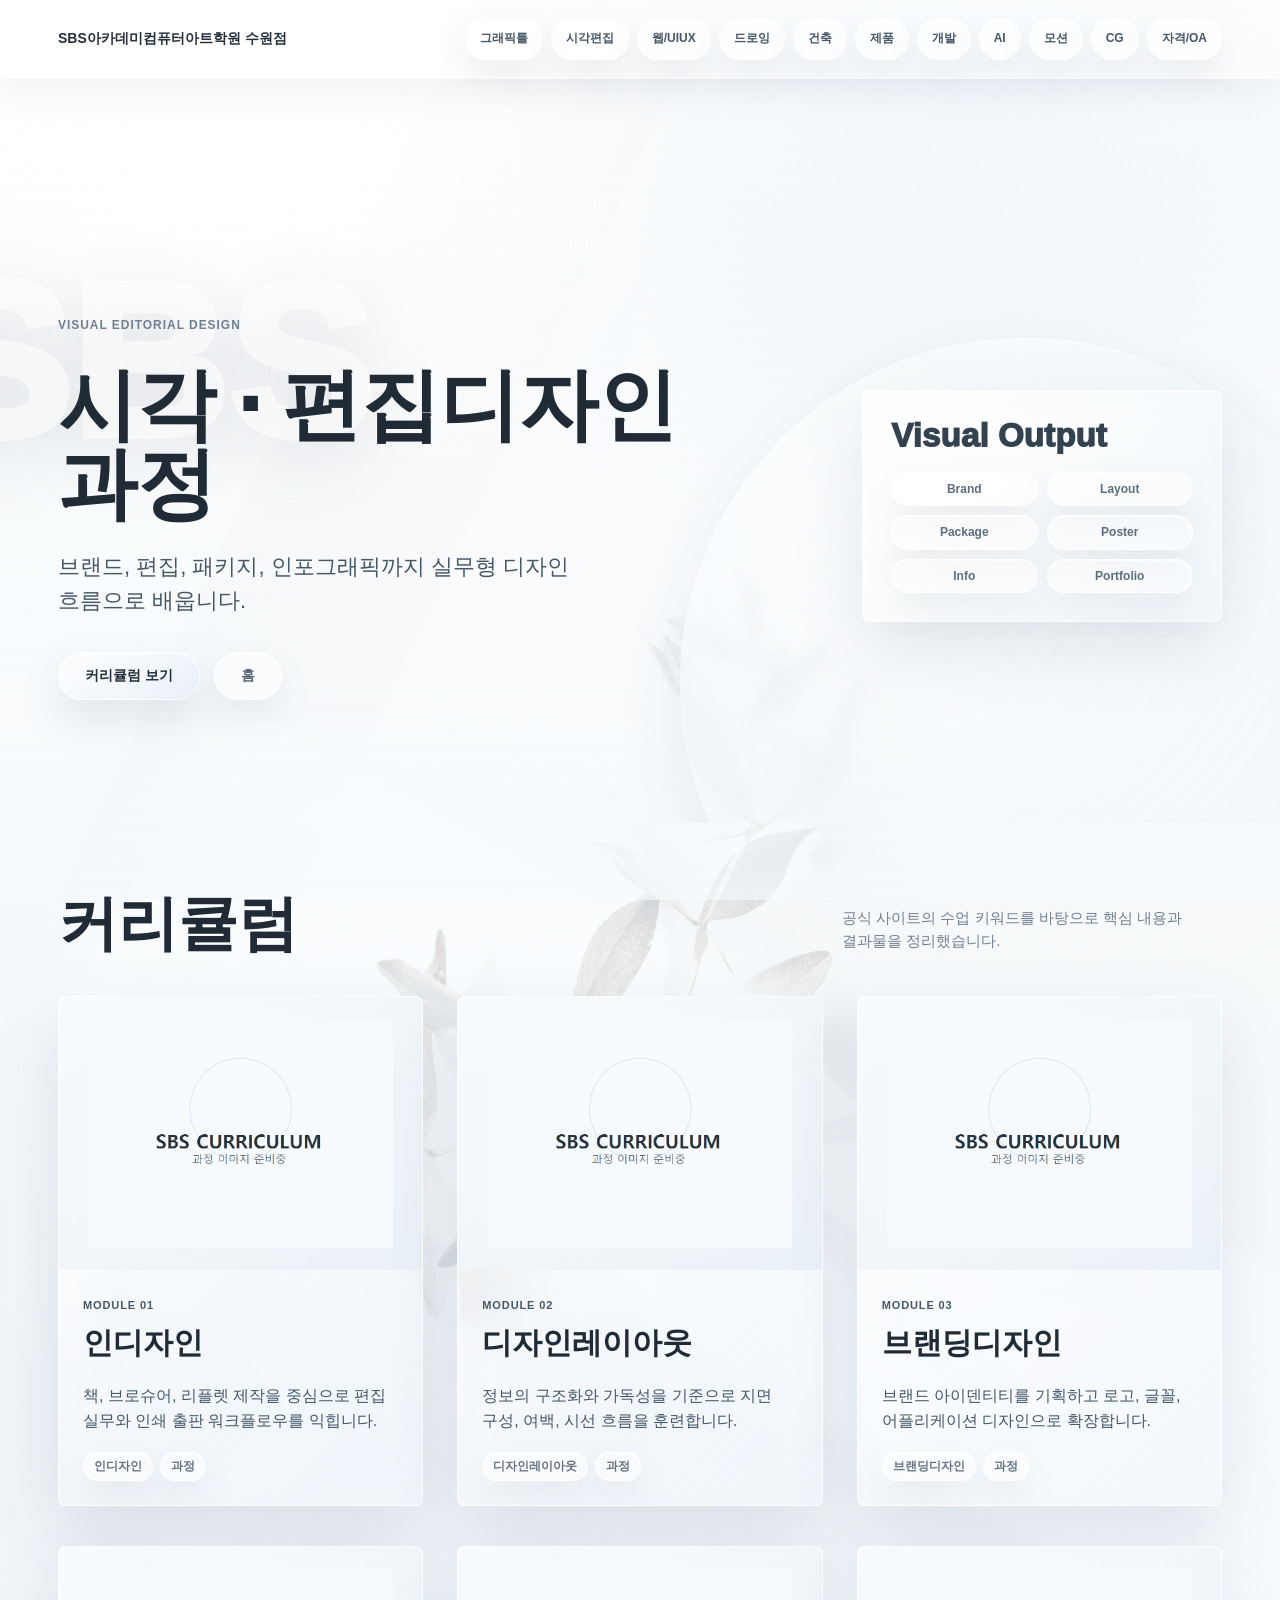
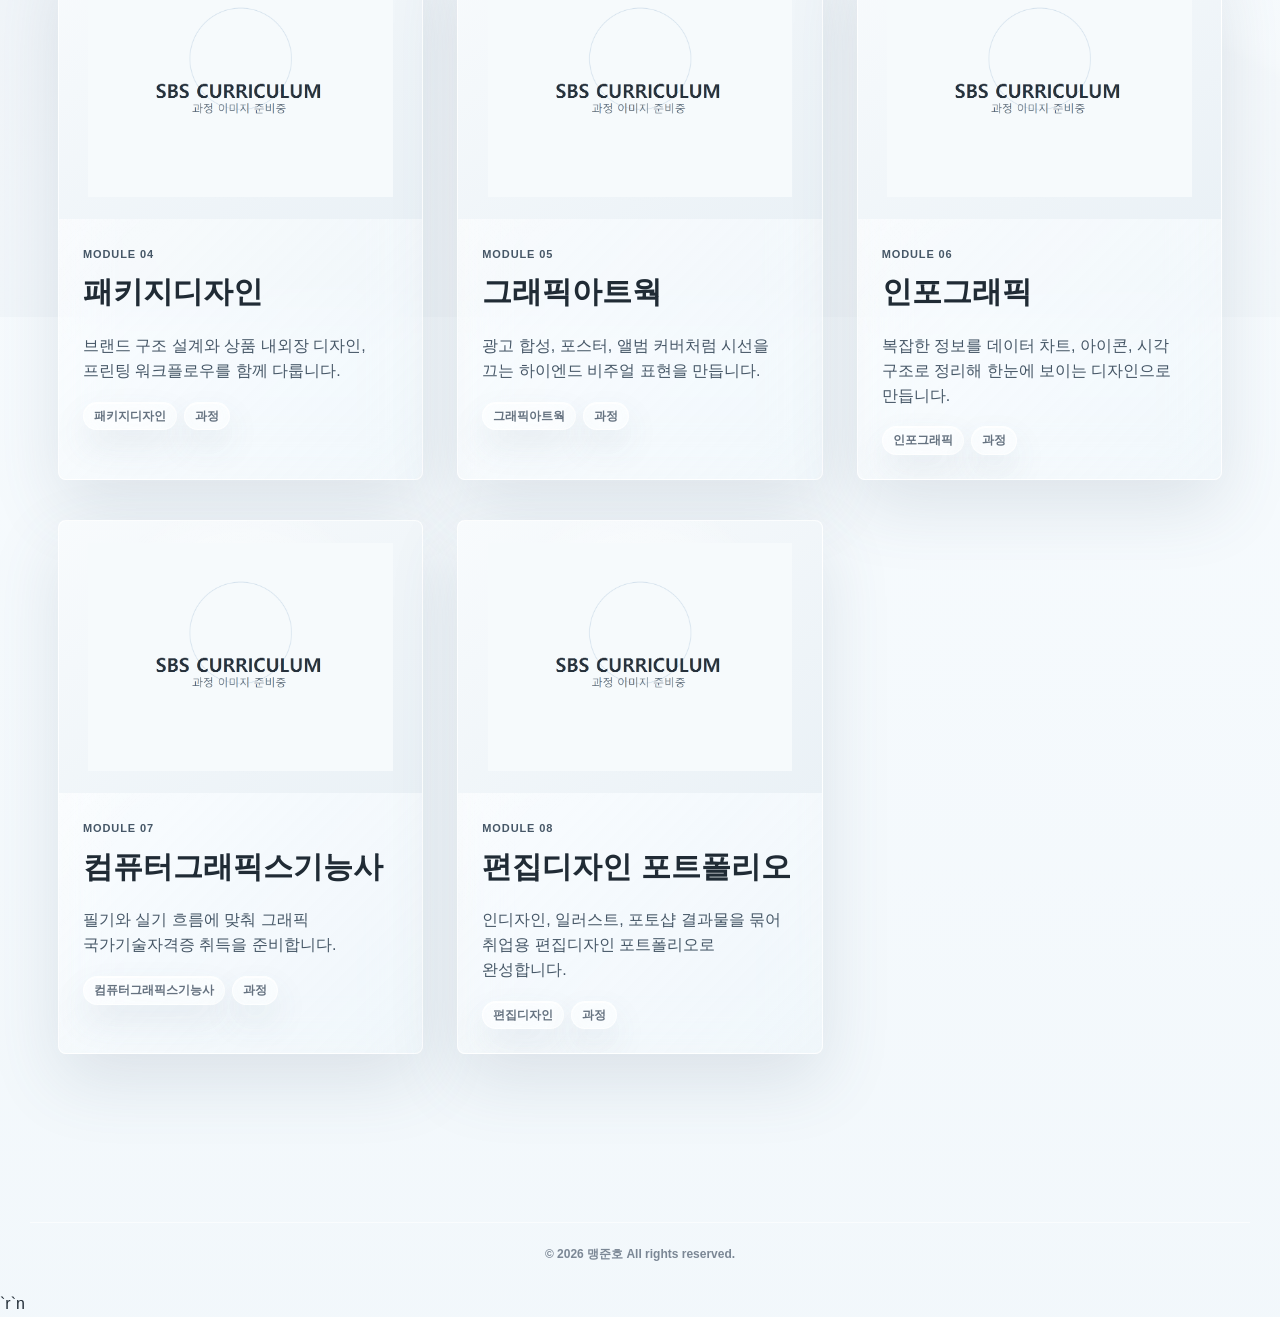
<file: visual-editing.html>
<!doctype html><html lang='ko'><head><meta charset='utf-8'><meta name='viewport' content='width=device-width, initial-scale=1'><title>시각 · 편집디자인 과정</title><meta name="description" content="SBS아카데미컴퓨터아트학원 수원점 커리큘럼 안내"><meta property="og:type" content="website"><meta property="og:title" content="시각 · 편집디자인 과정"><meta property="og:description" content="희망하는 과목의 커리큘럼을 확인하세요."><meta property="og:url" content="https://mjh20346-alt.github.io/sbs-course-guide/visual-editing.html"><meta property="og:image" content="https://mjh20346-alt.github.io/sbs-course-guide/assets/kakao-thumbnail.png"><meta property="og:image:secure_url" content="https://mjh20346-alt.github.io/sbs-course-guide/assets/kakao-thumbnail.png"><meta property="og:image:type" content="image/png"><meta property="og:image:width" content="921"><meta property="og:image:height" content="921"><meta name="twitter:card" content="summary_large_image"><meta name="twitter:image" content="https://mjh20346-alt.github.io/sbs-course-guide/assets/kakao-thumbnail.png"><link rel='stylesheet' href='assets/site.css'></head><body><header class='topbar'><nav class='nav'><a class='brand' href='index.html'><span>SBS아카데미컴퓨터아트학원 수원점</span></a><div class='nav-links'><a href="graphic-design.html">그래픽툴</a><a href="visual-editing.html">시각편집</a><a href="web-uiux.html">웹/UIUX</a><a href="artwork.html">드로잉</a><a href="interior-design.html">건축</a><a href="product-design.html">제품</a><a href="programming.html">개발</a><a href="ai-design.html">AI</a><a href="video-motion.html">모션</a><a href="cg-3d.html">CG</a><a href="license-oa.html">자격/OA</a></div></nav></header><section class='hero compact'><div class='hero-inner'><div><span class='eyebrow'>Visual Editorial Design</span><h1>시각 · 편집디자인 과정</h1><p class='hero-copy'>브랜드, 편집, 패키지, 인포그래픽까지 실무형 디자인 흐름으로 배웁니다.</p><div class='hero-actions'><a class='button primary' href='#modules'>커리큘럼 보기</a><a class='button secondary' href='index.html'>홈</a></div></div><div class='hero-panel'><div class='panel-title'>Visual Output</div><div class='panel-grid'><span>Brand</span><span>Layout</span><span>Package</span><span>Poster</span><span>Info</span><span>Portfolio</span></div></div></div></section><main><section id='modules'><div class='section-head'><h2>커리큘럼</h2><p class='section-note'>공식 사이트의 수업 키워드를 바탕으로 핵심 내용과 결과물을 정리했습니다.</p></div><div class='module-grid'><article class='module-card'><img class='module-image' src='https://sbs-suwon.kr/img/class/visual/short-course/indesign/indesign.jpg' alt='과목 예시 이미지'><div class='module-head'><span class='kicker'>Module 01</span><h3>인디자인</h3></div><div class='module-body'><p>책, 브로슈어, 리플렛 제작을 중심으로 편집 실무와 인쇄 출판 워크플로우를 익힙니다.</p><div class='tag-row'><span class='tag'>인디자인</span><span class='tag'>과정</span></div></div></article>
<article class='module-card'><img class='module-image' src='https://sbs-suwon.kr/img/class/visual/publishing/edit-basic/edit-basic.jpg' alt='과목 예시 이미지'><div class='module-head'><span class='kicker'>Module 02</span><h3>디자인레이아웃</h3></div><div class='module-body'><p>정보의 구조화와 가독성을 기준으로 지면 구성, 여백, 시선 흐름을 훈련합니다.</p><div class='tag-row'><span class='tag'>디자인레이아웃</span><span class='tag'>과정</span></div></div></article>
<article class='module-card'><img class='module-image' src='https://sbs-suwon.kr/img/class/visual/branding/branding/branding.jpg' alt='과목 예시 이미지'><div class='module-head'><span class='kicker'>Module 03</span><h3>브랜딩디자인</h3></div><div class='module-body'><p>브랜드 아이덴티티를 기획하고 로고, 글꼴, 어플리케이션 디자인으로 확장합니다.</p><div class='tag-row'><span class='tag'>브랜딩디자인</span><span class='tag'>과정</span></div></div></article>
<article class='module-card'><img class='module-image' src='https://sbs-suwon.kr/img/class/visual/package/package/package.jpg' alt='과목 예시 이미지'><div class='module-head'><span class='kicker'>Module 04</span><h3>패키지디자인</h3></div><div class='module-body'><p>브랜드 구조 설계와 상품 내외장 디자인, 프린팅 워크플로우를 함께 다룹니다.</p><div class='tag-row'><span class='tag'>패키지디자인</span><span class='tag'>과정</span></div></div></article>
<article class='module-card'><img class='module-image' src='https://sbs-suwon.kr/img/class/visual/artwork/graphic-artwork/graphic-artwork.jpg' alt='과목 예시 이미지'><div class='module-head'><span class='kicker'>Module 05</span><h3>그래픽아트웍</h3></div><div class='module-body'><p>광고 합성, 포스터, 앨범 커버처럼 시선을 끄는 하이엔드 비주얼 표현을 만듭니다.</p><div class='tag-row'><span class='tag'>그래픽아트웍</span><span class='tag'>과정</span></div></div></article>
<article class='module-card'><img class='module-image' src='https://sbs-suwon.kr/img/class/visual/infographic/infographic/infographic.jpg' alt='과목 예시 이미지'><div class='module-head'><span class='kicker'>Module 06</span><h3>인포그래픽</h3></div><div class='module-body'><p>복잡한 정보를 데이터 차트, 아이콘, 시각 구조로 정리해 한눈에 보이는 디자인으로 만듭니다.</p><div class='tag-row'><span class='tag'>인포그래픽</span><span class='tag'>과정</span></div></div></article>
<article class='module-card'><img class='module-image' src='https://sbs-suwon.kr/img/class/visual/master/final/final.jpg' alt='과목 예시 이미지'><div class='module-head'><span class='kicker'>Module 07</span><h3>컴퓨터그래픽스기능사</h3></div><div class='module-body'><p>필기와 실기 흐름에 맞춰 그래픽 국가기술자격증 취득을 준비합니다.</p><div class='tag-row'><span class='tag'>컴퓨터그래픽스기능사</span><span class='tag'>과정</span></div></div></article>
<article class='module-card'><img class='module-image' src='https://sbs-suwon.kr/img/class/visual/portfolio-work/portfolio/portfolio.jpg' alt='과목 예시 이미지'><div class='module-head'><span class='kicker'>Module 08</span><h3>편집디자인 포트폴리오</h3></div><div class='module-body'><p>인디자인, 일러스트, 포토샵 결과물을 묶어 취업용 편집디자인 포트폴리오로 완성합니다.</p><div class='tag-row'><span class='tag'>편집디자인</span><span class='tag'>과정</span></div></div></article></div></section></main><footer class='site-footer'>&copy; 2026 맹준호 All rights reserved.</footer>  <script src="assets/site.js" defer></script>`r`n</body></html>
</file>
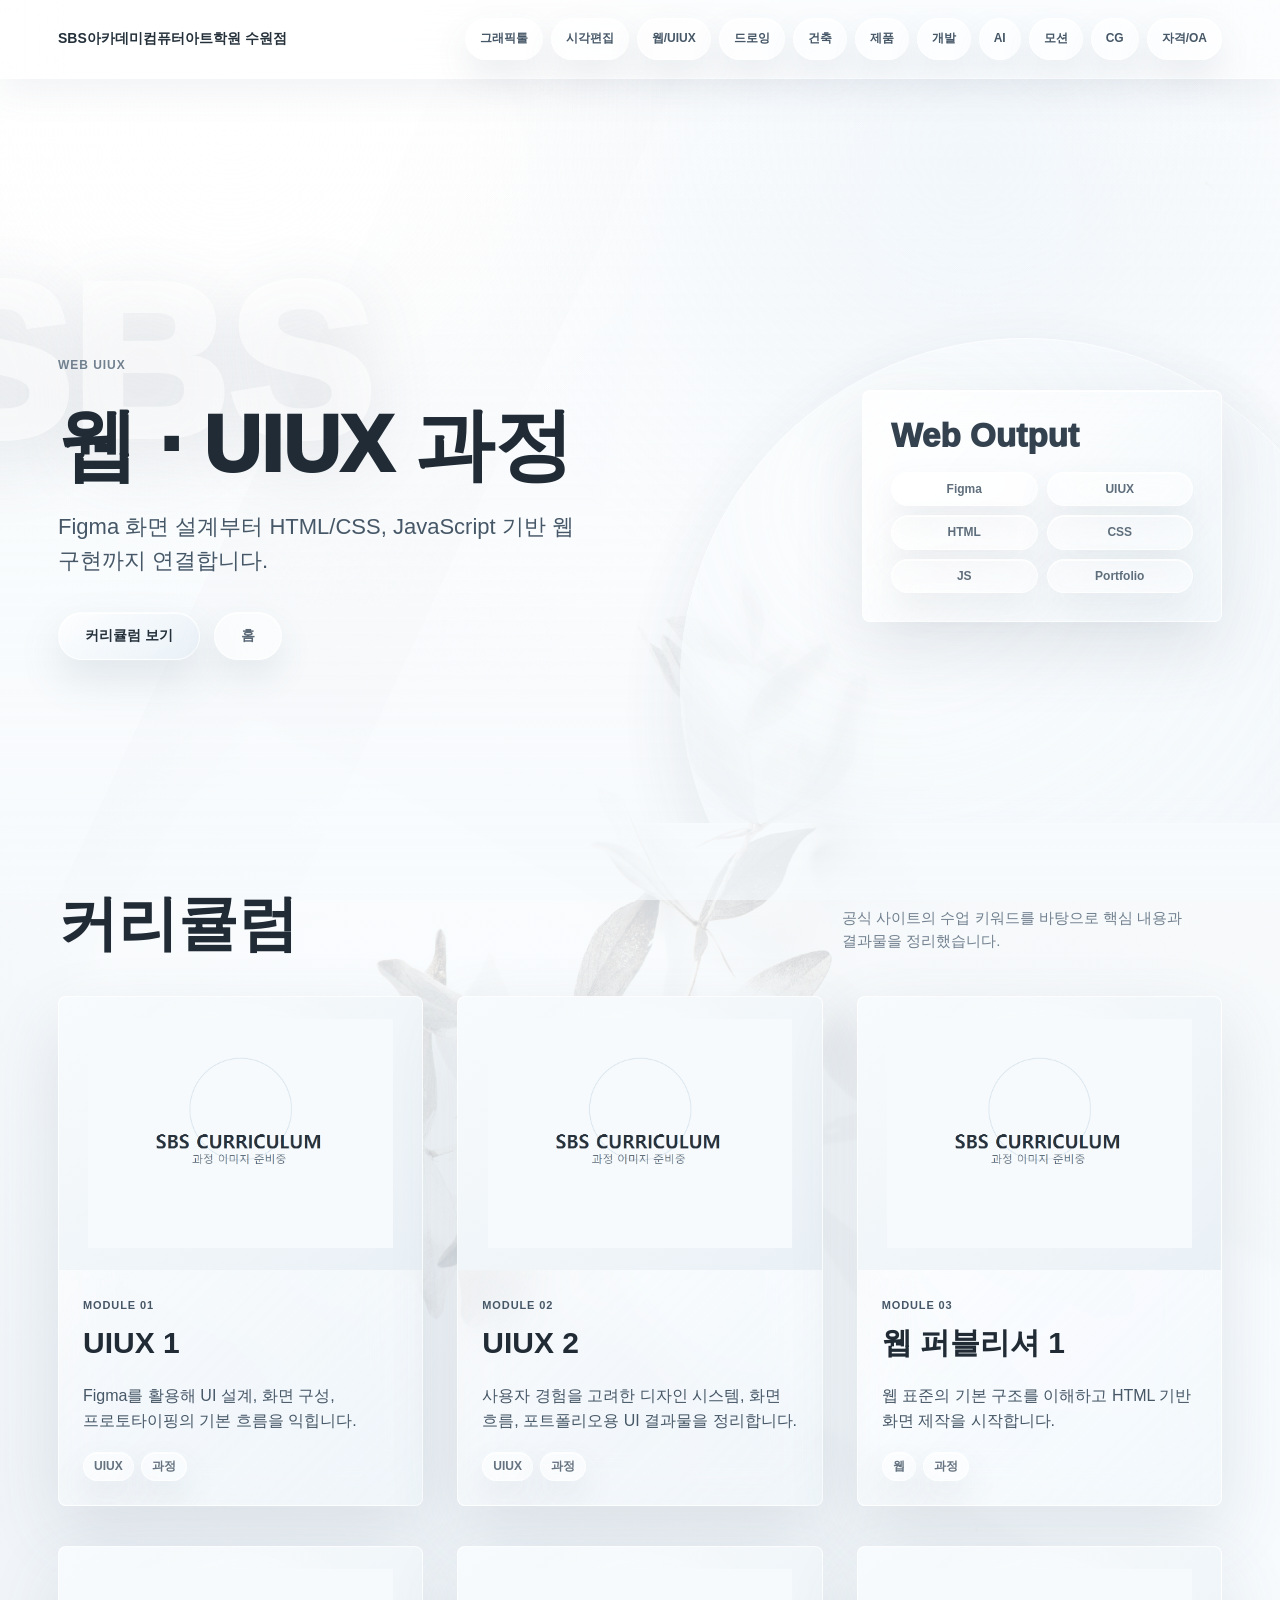
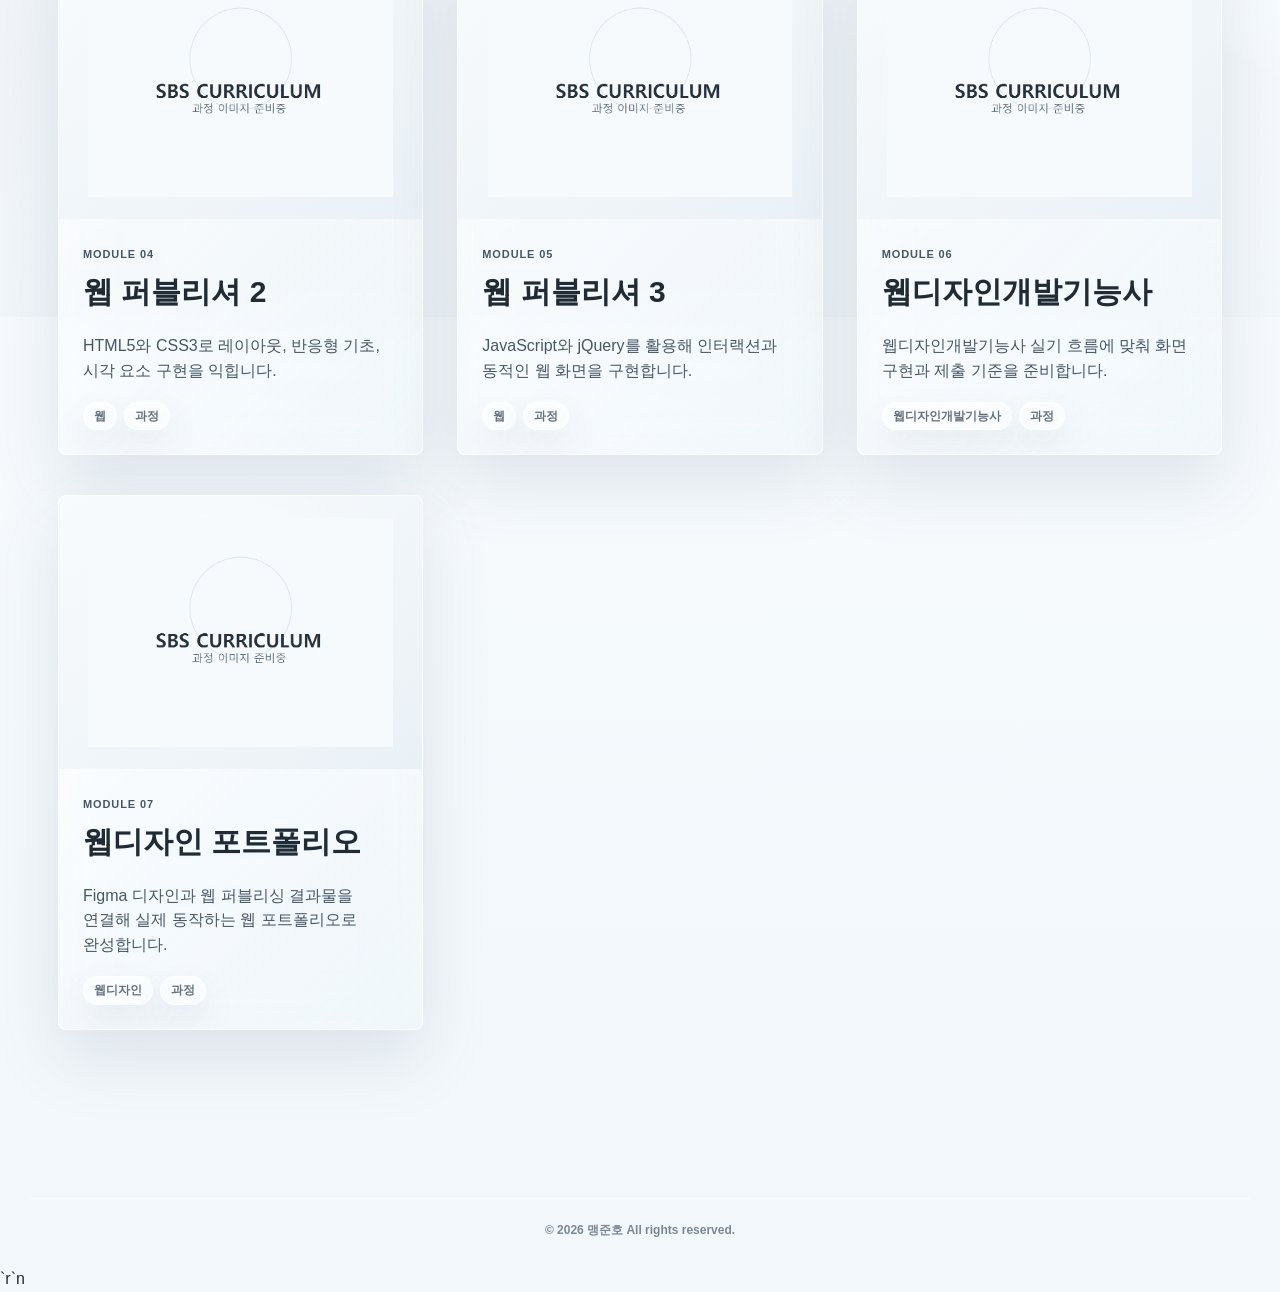
<file: web-uiux.html>
<!doctype html><html lang='ko'><head><meta charset='utf-8'><meta name='viewport' content='width=device-width, initial-scale=1'><title>웹 · UIUX 과정</title><meta name="description" content="SBS아카데미컴퓨터아트학원 수원점 커리큘럼 안내"><meta property="og:type" content="website"><meta property="og:title" content="웹 · UIUX 과정"><meta property="og:description" content="희망하는 과목의 커리큘럼을 확인하세요."><meta property="og:url" content="https://mjh20346-alt.github.io/sbs-course-guide/web-uiux.html"><meta property="og:image" content="https://mjh20346-alt.github.io/sbs-course-guide/assets/kakao-thumbnail.png"><meta property="og:image:secure_url" content="https://mjh20346-alt.github.io/sbs-course-guide/assets/kakao-thumbnail.png"><meta property="og:image:type" content="image/png"><meta property="og:image:width" content="921"><meta property="og:image:height" content="921"><meta name="twitter:card" content="summary_large_image"><meta name="twitter:image" content="https://mjh20346-alt.github.io/sbs-course-guide/assets/kakao-thumbnail.png"><link rel='stylesheet' href='assets/site.css'></head><body><header class='topbar'><nav class='nav'><a class='brand' href='index.html'><span>SBS아카데미컴퓨터아트학원 수원점</span></a><div class='nav-links'><a href="graphic-design.html">그래픽툴</a><a href="visual-editing.html">시각편집</a><a href="web-uiux.html">웹/UIUX</a><a href="artwork.html">드로잉</a><a href="interior-design.html">건축</a><a href="product-design.html">제품</a><a href="programming.html">개발</a><a href="ai-design.html">AI</a><a href="video-motion.html">모션</a><a href="cg-3d.html">CG</a><a href="license-oa.html">자격/OA</a></div></nav></header><section class='hero compact'><div class='hero-inner'><div><span class='eyebrow'>Web UIUX</span><h1>웹 · UIUX 과정</h1><p class='hero-copy'>Figma 화면 설계부터 HTML/CSS, JavaScript 기반 웹 구현까지 연결합니다.</p><div class='hero-actions'><a class='button primary' href='#modules'>커리큘럼 보기</a><a class='button secondary' href='index.html'>홈</a></div></div><div class='hero-panel'><div class='panel-title'>Web Output</div><div class='panel-grid'><span>Figma</span><span>UIUX</span><span>HTML</span><span>CSS</span><span>JS</span><span>Portfolio</span></div></div></div></section><main><section id='modules'><div class='section-head'><h2>커리큘럼</h2><p class='section-note'>공식 사이트의 수업 키워드를 바탕으로 핵심 내용과 결과물을 정리했습니다.</p></div><div class='module-grid'><article class='module-card'><img class='module-image' src='https://sbs-suwon.kr/img/class/web/uxui/figma/figma.jpg' alt='과목 예시 이미지'><div class='module-head'><span class='kicker'>Module 01</span><h3>UIUX 1</h3></div><div class='module-body'><p>Figma를 활용해 UI 설계, 화면 구성, 프로토타이핑의 기본 흐름을 익힙니다.</p><div class='tag-row'><span class='tag'>UIUX</span><span class='tag'>과정</span></div></div></article>
<article class='module-card'><img class='module-image' src='https://sbs-suwon.kr/img/class/web/uxui/ux-idea/ux-idea.jpg' alt='과목 예시 이미지'><div class='module-head'><span class='kicker'>Module 02</span><h3>UIUX 2</h3></div><div class='module-body'><p>사용자 경험을 고려한 디자인 시스템, 화면 흐름, 포트폴리오용 UI 결과물을 정리합니다.</p><div class='tag-row'><span class='tag'>UIUX</span><span class='tag'>과정</span></div></div></article>
<article class='module-card'><img class='module-image' src='https://sbs-suwon.kr/img/class/web/uxui/ui-impl/ui-impl.jpg' alt='과목 예시 이미지'><div class='module-head'><span class='kicker'>Module 03</span><h3>웹 퍼블리셔 1</h3></div><div class='module-body'><p>웹 표준의 기본 구조를 이해하고 HTML 기반 화면 제작을 시작합니다.</p><div class='tag-row'><span class='tag'>웹</span><span class='tag'>과정</span></div></div></article>
<article class='module-card'><img class='module-image' src='https://sbs-suwon.kr/img/class/web/frontend/ui-impl/ui-impl.jpg' alt='과목 예시 이미지'><div class='module-head'><span class='kicker'>Module 04</span><h3>웹 퍼블리셔 2</h3></div><div class='module-body'><p>HTML5와 CSS3로 레이아웃, 반응형 기초, 시각 요소 구현을 익힙니다.</p><div class='tag-row'><span class='tag'>웹</span><span class='tag'>과정</span></div></div></article>
<article class='module-card'><img class='module-image' src='https://sbs-suwon.kr/img/class/web/uxui/bx-ui/bx-ui.jpg' alt='과목 예시 이미지'><div class='module-head'><span class='kicker'>Module 05</span><h3>웹 퍼블리셔 3</h3></div><div class='module-body'><p>JavaScript와 jQuery를 활용해 인터랙션과 동적인 웹 화면을 구현합니다.</p><div class='tag-row'><span class='tag'>웹</span><span class='tag'>과정</span></div></div></article>
<article class='module-card'><img class='module-image' src='https://sbs-suwon.kr/img/class/web/uxui/ui-graphic/ui-graphic.jpg' alt='과목 예시 이미지'><div class='module-head'><span class='kicker'>Module 06</span><h3>웹디자인개발기능사</h3></div><div class='module-body'><p>웹디자인개발기능사 실기 흐름에 맞춰 화면 구현과 제출 기준을 준비합니다.</p><div class='tag-row'><span class='tag'>웹디자인개발기능사</span><span class='tag'>과정</span></div></div></article>
<article class='module-card'><img class='module-image' src='https://sbs-suwon.kr/img/class/web/uxui/ux-ui-portfolio/ux-ui-portfolio.jpg' alt='과목 예시 이미지'><div class='module-head'><span class='kicker'>Module 07</span><h3>웹디자인 포트폴리오</h3></div><div class='module-body'><p>Figma 디자인과 웹 퍼블리싱 결과물을 연결해 실제 동작하는 웹 포트폴리오로 완성합니다.</p><div class='tag-row'><span class='tag'>웹디자인</span><span class='tag'>과정</span></div></div></article></div></section></main><footer class='site-footer'>&copy; 2026 맹준호 All rights reserved.</footer>  <script src="assets/site.js" defer></script>`r`n</body></html>
</file>
<file: assets/site.css>
:root {
  --bg: #f3f8fb;
  --bg-soft: #eaf1f6;
  --paper: #fbfdff;
  --ink: #26313c;
  --ink-soft: #566574;
  --muted: #7b8795;
  --line: rgba(88, 104, 119, .14);
  --accent-lavender: #7b81be;
  --accent-blue: #6b92e5;
  --accent-pink: #f58ab0;
  --shadow-soft: 14px 18px 36px rgba(139, 154, 168, .24), -14px -14px 30px rgba(255, 255, 255, .92);
  --shadow-inset: inset 7px 7px 16px rgba(139, 154, 168, .14), inset -9px -9px 18px rgba(255, 255, 255, .9);
}

* {
  box-sizing: border-box;
}

html {
  scroll-behavior: smooth;
}

body {
  margin: 0;
  color: var(--ink);
  background:
    radial-gradient(circle at 12% 8%, rgba(255, 255, 255, .96), transparent 24rem),
    radial-gradient(circle at 86% 4%, rgba(220, 232, 244, .72), transparent 28rem),
    linear-gradient(180deg, #f4f9fc 0%, #fbfdff 48%, #eef5f9 100%);
  font-family: "Avenir Next", "Pretendard", "Noto Sans KR", "Malgun Gothic", Arial, sans-serif;
  line-height: 1.55;
  letter-spacing: 0;
  word-break: keep-all;
  overflow-wrap: break-word;
}

a {
  color: inherit;
  touch-action: manipulation;
  -webkit-tap-highlight-color: rgba(107, 146, 229, .18);
}

h1,
h2,
h3,
p {
  margin-top: 0;
}

.topbar {
  position: sticky;
  top: 0;
  z-index: 20;
  border-bottom: 1px solid rgba(120, 138, 154, .12);
  background: rgba(244, 249, 252, .78);
  backdrop-filter: blur(22px);
}

.nav {
  display: flex;
  align-items: center;
  justify-content: space-between;
  gap: 18px;
  max-width: 1220px;
  margin: 0 auto;
  padding: 18px 28px;
}

.brand {
  display: flex;
  align-items: center;
  min-width: 0;
  color: #24303a;
  text-decoration: none;
  font-size: 14px;
  font-weight: 900;
}

.brand span:last-child {
  overflow-wrap: anywhere;
}

.contact-chip {
  display: none;
}

.contact-chip::before {
  content: none;
}

.topbar .contact-chip {
  display: none;
}

body::after {
  content: none;
}

.nav-links {
  display: flex;
  flex-wrap: wrap;
  justify-content: flex-end;
  gap: 8px;
}

.nav-links a {
  min-height: 42px;
  padding: 10px 14px;
  border: 0;
  border-radius: 999px;
  background: rgba(251, 253, 255, .62);
  color: var(--ink-soft);
  font: inherit;
  font-size: 12px;
  font-weight: 800;
  text-decoration: none;
  cursor: pointer;
  box-shadow: 5px 6px 14px rgba(139, 154, 168, .14), -5px -5px 12px rgba(255, 255, 255, .9);
}

.nav-links a:hover {
  color: var(--ink);
  background: rgba(255, 255, 255, .86);
}

.hero {
  position: relative;
  overflow: hidden;
  min-height: 720px;
  background:
    radial-gradient(circle at 82% 20%, rgba(210, 226, 241, .56), transparent 24rem),
    radial-gradient(circle at 8% 18%, rgba(255, 255, 255, .86), transparent 22rem);
}

.hero.compact {
  min-height: 640px;
}

.hero::before {
  position: absolute;
  left: -6vw;
  top: 92px;
  z-index: 0;
  color: rgba(255, 255, 255, .72);
  font-size: clamp(92px, 17vw, 240px);
  font-weight: 950;
  line-height: .82;
  letter-spacing: 0;
  content: "SBS";
  pointer-events: none;
}

.hero::after {
  position: absolute;
  right: -7vw;
  bottom: -16vw;
  width: min(54vw, 690px);
  aspect-ratio: 1;
  border-radius: 50%;
  background:
    radial-gradient(circle at 35% 28%, rgba(255, 255, 255, .96), rgba(242, 248, 252, .72) 34%, rgba(210, 224, 236, .38) 72%, rgba(188, 205, 219, .24) 100%);
  box-shadow: var(--shadow-soft);
  content: "";
  pointer-events: none;
}

.hero-inner {
  position: relative;
  z-index: 1;
  display: grid;
  grid-template-columns: minmax(0, 1fr) minmax(280px, 360px);
  align-items: center;
  gap: 56px;
  max-width: 1220px;
  min-height: inherit;
  margin: 0 auto;
  padding: 82px 28px 76px;
}

.eyebrow {
  display: inline-flex;
  margin-bottom: 30px;
  color: var(--muted);
  font-size: 12px;
  font-weight: 800;
  letter-spacing: .08em;
  text-transform: uppercase;
}

h1 {
  max-width: 860px;
  margin-bottom: 26px;
  color: var(--ink);
  font-size: clamp(46px, 6.2vw, 88px);
  font-weight: 950;
  line-height: 1;
  letter-spacing: 0;
}

.hero-copy {
  max-width: 520px;
  margin-bottom: 34px;
  color: var(--ink-soft);
  font-size: clamp(17px, 1.8vw, 22px);
}

.hero-actions {
  display: flex;
  flex-wrap: wrap;
  gap: 14px;
  margin-bottom: 0;
}

.button {
  display: inline-flex;
  align-items: center;
  justify-content: center;
  min-height: 48px;
  padding: 12px 26px;
  border: 0;
  border-radius: 999px;
  color: #435160;
  background: linear-gradient(145deg, #ffffff, #e8f0f6);
  box-shadow: 7px 9px 20px rgba(139, 154, 168, .24), -7px -7px 18px rgba(255, 255, 255, .92);
  text-decoration: none;
  font: inherit;
  font-size: 14px;
  font-weight: 800;
  cursor: pointer;
}

.button.primary {
  color: #fff;
  background: linear-gradient(145deg, #7b81be, #6b92e5);
  box-shadow: 8px 10px 22px rgba(107, 146, 229, .26), -7px -7px 18px rgba(255, 255, 255, .82);
}

.button.secondary {
  color: #5c6977;
  background: linear-gradient(145deg, #ffffff, #e8f0f6);
  box-shadow: 7px 9px 20px rgba(139, 154, 168, .18), -7px -7px 18px rgba(255, 255, 255, .92);
}

.hero-panel {
  position: relative;
  display: block;
  min-height: 0;
  padding: 28px;
  border: 1px solid rgba(255, 255, 255, .72);
  border-radius: 8px;
  background: linear-gradient(145deg, rgba(255, 255, 255, .92), rgba(232, 240, 246, .72));
  box-shadow: var(--shadow-soft);
  isolation: isolate;
}

.hero-panel::before {
  display: none;
}

.hero-panel::after {
  display: none;
}

.panel-title {
  position: relative;
  z-index: 1;
  margin-bottom: 18px;
  color: #344250;
  font-size: clamp(24px, 2.6vw, 34px);
  font-weight: 950;
  line-height: 1.05;
  text-align: left;
}

.panel-grid {
  position: relative;
  z-index: 1;
  display: grid;
  grid-template-columns: repeat(2, minmax(0, 1fr));
  gap: 9px;
  max-width: none;
}

.panel-grid span {
  min-width: 0;
  padding: 9px 10px;
  border-radius: 999px;
  color: #5f6e7c;
  background: rgba(247, 251, 253, .82);
  box-shadow: inset 3px 3px 8px rgba(139, 154, 168, .08), inset -4px -4px 9px rgba(255, 255, 255, .82);
  font-size: 12px;
  font-weight: 800;
  line-height: 1.2;
  text-align: center;
}

main {
  max-width: 1220px;
  margin: 0 auto;
  padding: 72px 28px 96px;
}

section {
  scroll-margin-top: 128px;
  margin-top: 104px;
}

section:first-child {
  margin-top: 0;
}

.section-head {
  display: flex;
  align-items: end;
  justify-content: space-between;
  gap: 28px;
  margin-bottom: 44px;
}

h2 {
  margin-bottom: 0;
  color: var(--ink);
  font-size: clamp(36px, 4.7vw, 72px);
  font-weight: 950;
  line-height: .95;
}

.section-note {
  max-width: 380px;
  margin-bottom: 0;
  color: var(--muted);
  font-size: 15px;
}

.subject-grid,
.module-grid,
.example-grid,
.sbs-flow-grid,
.route-grid,
.question-grid,
.summary-grid {
  display: grid;
  gap: 40px 34px;
}

.subject-grid {
  grid-template-columns: repeat(2, minmax(0, 1fr));
}

.module-grid {
  grid-template-columns: repeat(3, minmax(0, 1fr));
}

.route-grid,
.question-grid,
.summary-grid,
.sbs-flow-grid {
  grid-template-columns: repeat(4, minmax(0, 1fr));
}

.example-grid {
  grid-template-columns: repeat(3, minmax(0, 1fr));
}

.subject-card,
.module-card,
.example-card,
.flow-card,
.route-card,
.question-card,
.summary-card,
.timeline-card {
  border: 1px solid rgba(255, 255, 255, .72);
  border-radius: 8px;
  background: linear-gradient(145deg, rgba(255, 255, 255, .9), rgba(232, 240, 246, .72));
  box-shadow: var(--shadow-soft);
}

.subject-card {
  position: relative;
  min-height: 0;
  padding: 30px 0 34px;
  border-top: 1px solid rgba(23, 24, 26, .16);
  color: var(--ink);
  text-decoration: none;
  transition: transform .24s ease, border-color .24s ease, color .24s ease;
  touch-action: manipulation;
  -webkit-tap-highlight-color: transparent;
}

.subject-visual {
  display: none;
}

.kicker {
  display: inline-flex;
  margin-bottom: 12px;
  color: var(--ink-soft);
  font-size: 11px;
  font-weight: 900;
  letter-spacing: .08em;
  text-transform: uppercase;
}

.subject-card h3,
.module-card h3,
.flow-card h3,
.route-card h3,
.question-card h3,
.summary-card h3,
.timeline-card h3 {
  margin-bottom: 10px;
  color: var(--ink);
  font-size: 30px;
  font-weight: 900;
  line-height: 1.16;
}

.subject-card h3,
.card-link {
  transition: transform .24s ease, opacity .24s ease;
}

.subject-card:active {
  transform: scale(.985);
}

@media (hover: hover) {
  .subject-card:hover,
  .subject-card:focus-visible {
    border-color: rgba(23, 24, 26, .34);
    outline: 0;
  }

  .subject-card:hover h3,
  .subject-card:focus-visible h3,
  .subject-card:hover .card-link,
  .subject-card:focus-visible .card-link {
    transform: translateX(6px);
  }
}

.site-footer {
  max-width: 1220px;
  margin: 72px auto 28px;
  padding: 22px 28px 0;
  border-top: 1px solid var(--line);
  color: var(--muted);
  font-size: 12px;
  font-weight: 700;
  text-align: center;
}

@view-transition {
  navigation: auto;
}

.subject-card p,
.module-card p,
.flow-card p,
.route-card p,
.question-card p,
.summary-card p,
.timeline-card p {
  margin-bottom: 0;
  color: var(--ink-soft);
  font-size: 16px;
}

.card-link {
  display: inline-flex;
  margin-top: 22px;
  color: var(--ink);
  font-size: 14px;
  font-weight: 900;
}

.card-link::after {
  margin-left: 9px;
  content: "→";
}

.module-card {
  min-height: 0;
  overflow: hidden;
  padding: 0;
}

.module-card[href] {
  display: block;
  color: inherit;
  text-decoration: none;
  transition: transform .2s ease, box-shadow .2s ease, border-color .2s ease;
}

.module-card[href]:active {
  transform: scale(.99);
}

@media (hover: hover) {
  .module-card[href]:hover,
  .module-card[href]:focus-visible {
    border-color: rgba(123, 129, 190, .35);
    box-shadow: 12px 14px 32px rgba(139, 154, 168, .18), -8px -8px 24px rgba(255, 255, 255, .95);
    outline: 0;
    transform: translateY(-3px);
  }
}

.module-image {
  display: block;
  width: 100%;
  aspect-ratio: 4 / 3;
  margin: 0;
  border-radius: 0;
  object-fit: contain;
  object-position: center;
  background:
    radial-gradient(circle at 50% 42%, rgba(255, 255, 255, .92), transparent 58%),
    linear-gradient(145deg, #f7fbfd, #e8f0f6);
  box-shadow: none;
  transition: filter .28s ease;
}

.module-image.image-fallback {
  padding: 22px;
  object-fit: contain;
  background:
    radial-gradient(circle at 50% 42%, rgba(255, 255, 255, .96), transparent 58%),
    linear-gradient(145deg, #f8fbfd, #eaf1f6);
}

@media (hover: hover) {
  .module-card:hover .module-image {
    filter: saturate(1.04) contrast(1.03);
  }
}

.example-section,
.sbs-flow-section {
  scroll-margin-top: 128px;
}

.example-card {
  overflow: hidden;
  margin: 0;
  padding: 12px;
}

.example-card img {
  display: block;
  width: 100%;
  aspect-ratio: 3 / 2;
  border-radius: 8px;
  object-fit: cover;
  background: #eef5f9;
}

.example-card figcaption {
  padding: 14px 8px 4px;
  color: var(--ink);
  font-size: 15px;
  font-weight: 900;
  line-height: 1.3;
}

.module-head {
  min-height: 0;
  padding: 22px 24px 0;
  border-bottom: 0;
  background: transparent;
}

.module-body {
  display: grid;
  gap: 18px;
  padding: 14px 24px 24px;
}

.module-body ul,
.route-card ol {
  margin: 0;
  padding-left: 18px;
  color: var(--ink-soft);
  font-size: 14px;
}

.module-body li + li,
.route-card li + li {
  margin-top: 8px;
}

.tag-row {
  display: flex;
  flex-wrap: wrap;
  gap: 7px;
}

.tag {
  display: inline-flex;
  align-items: center;
  min-height: 25px;
  padding: 4px 10px;
  border-radius: 999px;
  color: #657280;
  background: rgba(247, 251, 253, .82);
  box-shadow: inset 3px 3px 8px rgba(139, 154, 168, .08), inset -4px -4px 9px rgba(255, 255, 255, .82);
  font-size: 12px;
  font-weight: 850;
}

.tag + .tag::before {
  content: none;
}

.route-card,
.question-card,
.summary-card,
.flow-card,
.timeline-card {
  min-height: 0;
  padding: 24px;
}

.route-number,
.question-mark {
  display: block;
  width: auto;
  height: auto;
  margin-bottom: 22px;
  border-radius: 0;
  background: transparent;
  color: rgba(123, 129, 190, .34);
  box-shadow: none;
  font-size: 44px;
  font-weight: 950;
  line-height: .9;
}

.timeline-row {
  display: grid;
  grid-template-columns: repeat(4, minmax(0, 1fr));
  gap: 34px;
}

.roadmap-page {
  min-height: 100vh;
  background:
    radial-gradient(circle at 78% 16%, rgba(227, 237, 247, .8), transparent 24rem),
    linear-gradient(180deg, #f4f9fc 0%, #fbfdff 48%, #eef5f9 100%);
}

.home-roadmap-page {
  min-height: 100vh;
  background:
    radial-gradient(circle at 12% 8%, rgba(255, 255, 255, .96), transparent 22rem),
    radial-gradient(circle at 88% 6%, rgba(218, 232, 245, .78), transparent 28rem),
    linear-gradient(180deg, #f4f9fc 0%, #fbfdff 48%, #eef5f9 100%);
}

.roadmap-page .topbar {
  position: static;
  background: rgba(244, 249, 252, .78);
}

.home-roadmap-page .topbar {
  position: static;
  background: rgba(244, 249, 252, .78);
}

.roadmap-screen {
  display: grid;
  gap: 16px;
  max-width: 1220px;
  margin: 0 auto;
  padding: clamp(24px, 3.6vw, 40px) 28px 26px;
}

.roadmap-intro {
  display: grid;
  grid-template-columns: minmax(0, 1fr) minmax(280px, 420px);
  align-items: end;
  gap: 28px;
}

.roadmap-intro .eyebrow {
  grid-column: 1 / -1;
  margin-bottom: 0;
}

.roadmap-intro h1 {
  max-width: 760px;
  margin-bottom: 0;
  font-size: clamp(38px, 5.2vw, 62px);
  line-height: .98;
}

.roadmap-intro p {
  margin-bottom: 8px;
  color: var(--ink-soft);
  font-size: clamp(15px, 1.45vw, 18px);
  font-weight: 700;
  line-height: 1.55;
}

.roadmap-board {
  display: grid;
  grid-template-columns: repeat(3, minmax(0, 1fr));
  gap: 12px 16px;
}

.roadmap-lane {
  position: relative;
  min-height: 128px;
  padding: 14px 14px 12px;
  border-top: 2px solid rgba(23, 24, 26, .86);
  background: rgba(255, 255, 255, .62);
}

.roadmap-lane::after {
  position: absolute;
  left: 0;
  right: 0;
  bottom: 0;
  height: 1px;
  background: rgba(23, 24, 26, .12);
  content: "";
}

.roadmap-lane > span {
  display: block;
  margin-bottom: 6px;
  color: var(--muted);
  font-size: 11px;
  font-weight: 950;
  letter-spacing: .06em;
  text-transform: uppercase;
}

.roadmap-lane h2 {
  margin: 0 0 8px;
  color: var(--ink);
  font-size: clamp(20px, 2vw, 26px);
  font-weight: 950;
  line-height: 1.05;
}

.roadmap-lane ol {
  display: grid;
  gap: 5px;
  margin: 0;
  padding: 0;
  list-style: none;
  counter-reset: roadmap-step;
}

.roadmap-lane li {
  display: grid;
  grid-template-columns: 20px minmax(0, 1fr);
  gap: 8px;
  align-items: start;
  color: var(--ink-soft);
  font-size: 12px;
  font-weight: 800;
  line-height: 1.25;
}

.roadmap-lane li::before {
  counter-increment: roadmap-step;
  content: counter(roadmap-step);
  display: inline-grid;
  place-items: center;
  width: 18px;
  height: 18px;
  border-radius: 50%;
  background: #17181a;
  color: #fff;
  font-size: 10px;
  font-weight: 950;
  line-height: 1;
}

.roadmap-catalog-screen {
  max-width: 1280px;
  margin: 0 auto;
  padding: clamp(30px, 4vw, 54px) 28px 50px;
}

.home-roadmap {
  padding-top: clamp(24px, 3.2vw, 40px);
}

.catalog-intro {
  margin-bottom: 34px;
  padding: clamp(28px, 4vw, 48px);
  border-radius: 8px;
  background: rgba(251, 253, 255, .58);
  box-shadow: var(--shadow-soft);
}

.catalog-intro h1 {
  max-width: 720px;
  color: #2b3540;
  font-size: clamp(42px, 5.2vw, 66px);
  letter-spacing: 0;
}

.course-catalog {
  display: grid;
  grid-template-columns: repeat(2, minmax(0, 1fr));
  gap: 24px;
}

.course-family {
  padding: 24px;
  border: 1px solid rgba(255, 255, 255, .72);
  border-radius: 8px;
  background: linear-gradient(145deg, rgba(255, 255, 255, .9), rgba(232, 240, 246, .72));
  box-shadow: var(--shadow-soft);
}

.course-family-link {
  display: block;
  color: inherit;
  text-decoration: none;
  transition: transform .22s ease, opacity .22s ease, border-color .22s ease;
  touch-action: manipulation;
  -webkit-tap-highlight-color: rgba(107, 146, 229, .16);
}

.course-family-link:active {
  transform: scale(.99);
}

@media (hover: hover) {
  .course-family-link:hover,
  .course-family-link:focus-visible {
    border-color: rgba(123, 129, 190, .28);
    outline: 0;
    transform: translateY(-3px);
  }

  .course-family-link:hover .family-head h2,
  .course-family-link:focus-visible .family-head h2 {
    text-decoration: underline;
    text-decoration-thickness: 2px;
    text-underline-offset: 5px;
  }
}

.family-head {
  display: flex;
  align-items: baseline;
  justify-content: space-between;
  gap: 16px;
  margin-bottom: 18px;
}

.family-head span {
  order: 2;
  color: var(--accent-lavender);
  font-size: 11px;
  font-weight: 950;
  letter-spacing: .12em;
  text-align: right;
  text-transform: uppercase;
  white-space: nowrap;
}

.family-head h2 {
  margin: 0;
  color: #29343f;
  font-size: clamp(23px, 2.35vw, 31px);
  font-weight: 950;
  line-height: 1.04;
}

.course-list {
  display: grid;
  grid-template-columns: repeat(2, minmax(0, 1fr));
  gap: 10px;
  margin: 0;
  padding: 0;
  list-style: none;
}

.course-list li {
  min-width: 0;
  padding: 12px 12px 11px;
  border: 1px solid rgba(255, 255, 255, .72);
  border-radius: 8px;
  background: rgba(247, 251, 253, .78);
  box-shadow: inset 3px 3px 8px rgba(139, 154, 168, .08), inset -4px -4px 9px rgba(255, 255, 255, .82);
}

.course-list strong,
.course-list span {
  display: block;
}

.course-list strong {
  color: #26313c;
  font-size: 14px;
  font-weight: 950;
  line-height: 1.28;
}

.course-list span {
  margin-top: 3px;
  color: #657280;
  font-size: 12px;
  font-weight: 700;
  line-height: 1.35;
}

.site-footer {
  border-top: 1px solid rgba(120, 138, 154, .14);
  color: #7b8795;
}

.footer {
  margin-top: 64px;
  padding-top: 22px;
  border-top: 1px solid var(--line);
  color: var(--muted);
  font-size: 13px;
}

@media (max-width: 1120px) {
  section {
    scroll-margin-top: 156px;
  }

  .nav {
    align-items: flex-start;
    flex-direction: column;
  }

  .nav-links {
    justify-content: flex-start;
  }

  .hero-inner {
    grid-template-columns: 1fr;
  }

  .subject-grid,
  .module-grid,
  .example-grid,
  .sbs-flow-grid,
  .route-grid,
  .question-grid,
  .summary-grid,
  .timeline-row {
    grid-template-columns: repeat(2, minmax(0, 1fr));
  }

  .hero-panel {
    min-height: 0;
  }

  .roadmap-intro {
    grid-template-columns: 1fr;
  }

  .roadmap-intro p {
    max-width: 640px;
  }

  .course-catalog {
    grid-template-columns: 1fr;
  }

  .course-list {
    grid-template-columns: repeat(2, minmax(0, 1fr));
  }

  .roadmap-track {
    grid-template-columns: 1fr;
  }

  .track-head {
    position: static;
  }
}

@media (min-width: 900px) and (max-width: 1120px) {
  .course-catalog {
    grid-template-columns: repeat(2, minmax(0, 1fr));
  }

  .course-list {
    grid-template-columns: 1fr;
  }

  .catalog-intro {
    padding: 34px;
  }
}

@media (max-width: 760px) {
  .nav {
    align-items: flex-start;
    flex-direction: column;
    gap: 10px;
  }

  .nav-links {
    justify-content: flex-start;
    gap: 8px;
  }

  .nav-links a {
    min-height: 40px;
    padding: 8px 11px;
    font-size: 11.5px;
  }

  .contact-chip {
    display: none;
  }

  .hero,
  .hero.compact {
    min-height: auto;
  }

  .hero::before {
    top: 98px;
    font-size: 96px;
  }

  .hero::after {
    width: 82vw;
    right: -32vw;
    bottom: -38vw;
  }

  .hero-inner {
    gap: 32px;
    padding-top: 62px;
  }

  .hero-panel {
    min-height: 0;
    padding: 22px;
  }

  .panel-grid {
    grid-template-columns: repeat(2, minmax(0, 1fr));
  }

  .subject-grid,
  .module-grid,
  .example-grid,
  .sbs-flow-grid,
  .route-grid,
  .question-grid,
  .summary-grid,
  .timeline-row {
    grid-template-columns: 1fr;
  }

  .subject-card {
    padding: 24px 0 28px;
  }

  .section-head {
    display: block;
  }

  .section-note {
    margin-top: 12px;
  }

  .roadmap-screen {
    padding: 30px 22px 32px;
  }

  .roadmap-intro h1 {
    font-size: clamp(38px, 12vw, 58px);
  }

  .roadmap-board {
    grid-template-columns: 1fr;
    gap: 12px;
  }

  .roadmap-lane {
    min-height: 0;
  }

  .roadmap-catalog-screen {
    padding: 24px 18px 34px;
  }

  .catalog-intro {
    padding: 26px 22px;
  }

  .catalog-intro h1 {
    font-size: clamp(38px, 12vw, 58px);
  }

  .family-head {
    display: block;
  }

  .family-head span {
    display: block;
    margin-bottom: 6px;
    text-align: left;
  }

  .course-list {
    grid-template-columns: 1fr;
  }

  .roadmap-hero-board {
    grid-template-columns: 1fr;
    padding: 18px;
  }

  .track-head h3 {
    font-size: 24px;
  }

  .track-steps {
    grid-auto-columns: minmax(220px, 84vw);
  }

  .roadmap-source {
    padding: 10px;
  }

  .roadmap-source img {
    width: 960px;
  }
}

/* Glass style refresh */
:root {
  --bg: #f8fbfd;
  --bg-soft: #edf4f8;
  --paper: rgba(255, 255, 255, .62);
  --ink: #202b35;
  --ink-soft: #465767;
  --muted: #71808f;
  --line: rgba(78, 96, 112, .16);
  --glass: rgba(255, 255, 255, .52);
  --glass-strong: rgba(255, 255, 255, .68);
  --glass-line: rgba(255, 255, 255, .74);
  --shadow-soft: 0 26px 70px rgba(70, 91, 110, .14), inset 0 1px 0 rgba(255, 255, 255, .88);
  --shadow-inset: inset 8px 8px 20px rgba(130, 151, 170, .08), inset -10px -10px 22px rgba(255, 255, 255, .72);
}

body {
  position: relative;
  isolation: isolate;
  background:
    linear-gradient(180deg, rgba(255, 255, 255, .74) 0%, rgba(248, 252, 255, .86) 44%, rgba(241, 247, 251, .92) 100%),
    url("glass-bg.jpg") center top / cover fixed no-repeat;
}

body::before {
  position: fixed;
  inset: 0;
  z-index: -2;
  background:
    linear-gradient(115deg, rgba(255, 255, 255, .74) 0 28%, rgba(255, 255, 255, .2) 28% 42%, rgba(255, 255, 255, .64) 42% 100%),
    url("glass-bg.jpg") center top / cover no-repeat;
  content: "";
  filter: saturate(.82) contrast(1.02);
  opacity: .64;
}

body::after {
  position: fixed;
  inset: 0;
  z-index: -1;
  background:
    radial-gradient(circle at 18% 12%, rgba(255, 255, 255, .9), transparent 28rem),
    radial-gradient(circle at 76% 18%, rgba(230, 240, 248, .52), transparent 32rem),
    linear-gradient(180deg, rgba(255, 255, 255, .52), rgba(246, 250, 253, .78));
  content: "";
  pointer-events: none;
}

.topbar,
.roadmap-page .topbar,
.home-roadmap-page .topbar {
  border-bottom: 1px solid rgba(255, 255, 255, .58);
  background: rgba(255, 255, 255, .44);
  backdrop-filter: blur(26px) saturate(1.24);
  -webkit-backdrop-filter: blur(26px) saturate(1.24);
  box-shadow: 0 14px 36px rgba(86, 105, 123, .08);
}

.nav-links a,
.button,
.button.secondary,
.panel-grid span,
.tag,
.course-list li {
  border: 1px solid rgba(255, 255, 255, .68);
  background: rgba(255, 255, 255, .48);
  backdrop-filter: blur(18px) saturate(1.2);
  -webkit-backdrop-filter: blur(18px) saturate(1.2);
  box-shadow: 0 16px 34px rgba(80, 99, 116, .1), inset 0 1px 0 rgba(255, 255, 255, .82);
}

.button.primary {
  color: #24303a;
  border-color: rgba(255, 255, 255, .72);
  background: linear-gradient(145deg, rgba(255, 255, 255, .76), rgba(222, 234, 244, .58));
  box-shadow: 0 18px 42px rgba(95, 118, 139, .16), inset 0 1px 0 rgba(255, 255, 255, .9);
}

.hero,
.hero.compact {
  background: transparent;
}

.hero::before {
  color: rgba(255, 255, 255, .54);
  text-shadow: 0 20px 70px rgba(84, 101, 118, .16);
}

.hero::after {
  background:
    radial-gradient(circle at 32% 24%, rgba(255, 255, 255, .92), rgba(246, 250, 253, .72) 36%, rgba(218, 231, 241, .34) 100%);
  opacity: .72;
  backdrop-filter: blur(10px);
  -webkit-backdrop-filter: blur(10px);
}

.hero-panel,
.subject-card,
.module-card,
.example-card,
.flow-card,
.route-card,
.question-card,
.summary-card,
.timeline-card,
.catalog-intro,
.course-family {
  border: 1px solid var(--glass-line);
  background:
    linear-gradient(135deg, rgba(255, 255, 255, .76), rgba(255, 255, 255, .34) 44%, rgba(236, 244, 249, .46));
  backdrop-filter: blur(24px) saturate(1.18);
  -webkit-backdrop-filter: blur(24px) saturate(1.18);
  box-shadow: var(--shadow-soft);
}

.subject-card,
.course-family {
  overflow: hidden;
}

.subject-card::before,
.module-card::before,
.course-family::before,
.hero-panel::before,
.catalog-intro::before {
  position: absolute;
  inset: 0;
  border-radius: inherit;
  background:
    linear-gradient(120deg, rgba(255, 255, 255, .64), transparent 36%),
    radial-gradient(circle at 18% 0%, rgba(255, 255, 255, .7), transparent 18rem);
  content: "";
  pointer-events: none;
}

.subject-card > *,
.module-card > *,
.course-family > *,
.hero-panel > *,
.catalog-intro > * {
  position: relative;
  z-index: 1;
}

.module-card,
.course-family,
.catalog-intro,
.hero-panel {
  position: relative;
}

.module-image,
.example-card img {
  background:
    linear-gradient(145deg, rgba(255, 255, 255, .68), rgba(230, 239, 246, .5));
}

.roadmap-lane {
  border: 1px solid rgba(255, 255, 255, .7);
  border-top: 1px solid rgba(255, 255, 255, .82);
  border-radius: 8px;
  background: rgba(255, 255, 255, .5);
  backdrop-filter: blur(20px) saturate(1.16);
  -webkit-backdrop-filter: blur(20px) saturate(1.16);
  box-shadow: 0 18px 44px rgba(80, 99, 116, .1), inset 0 1px 0 rgba(255, 255, 255, .82);
}

.roadmap-lane::after {
  content: none;
}

.site-footer,
.footer {
  border-top-color: rgba(255, 255, 255, .64);
}

@media (max-width: 760px) {
  body,
  body::before {
    background-attachment: scroll;
    background-position: center top;
  }

  .hero-panel,
  .subject-card,
  .module-card,
  .example-card,
  .catalog-intro,
  .course-family {
    backdrop-filter: blur(18px) saturate(1.14);
    -webkit-backdrop-filter: blur(18px) saturate(1.14);
  }
}

@media print {
  body {
    color: #111;
    background: #fff;
  }

  .topbar,
  .hero-actions,
  .site-footer {
    display: none;
  }

  .hero {
    min-height: auto;
    border-bottom: 2px solid #111;
  }

  .hero::before,
  .hero::after,
  .hero-panel,
  .subject-visual {
    display: none;
  }

  .hero-inner,
  main {
    display: block;
    max-width: none;
    min-height: auto;
    padding: 18px 0;
  }

  h1 {
    font-size: 34px;
  }

  h2 {
    font-size: 24px;
  }

  section {
    margin-top: 28px;
  }

  .subject-grid,
  .module-grid,
  .example-grid,
  .sbs-flow-grid,
  .route-grid,
  .question-grid,
  .summary-grid,
  .timeline-row {
    display: grid;
    grid-template-columns: repeat(2, 1fr);
  }
}
</file>
